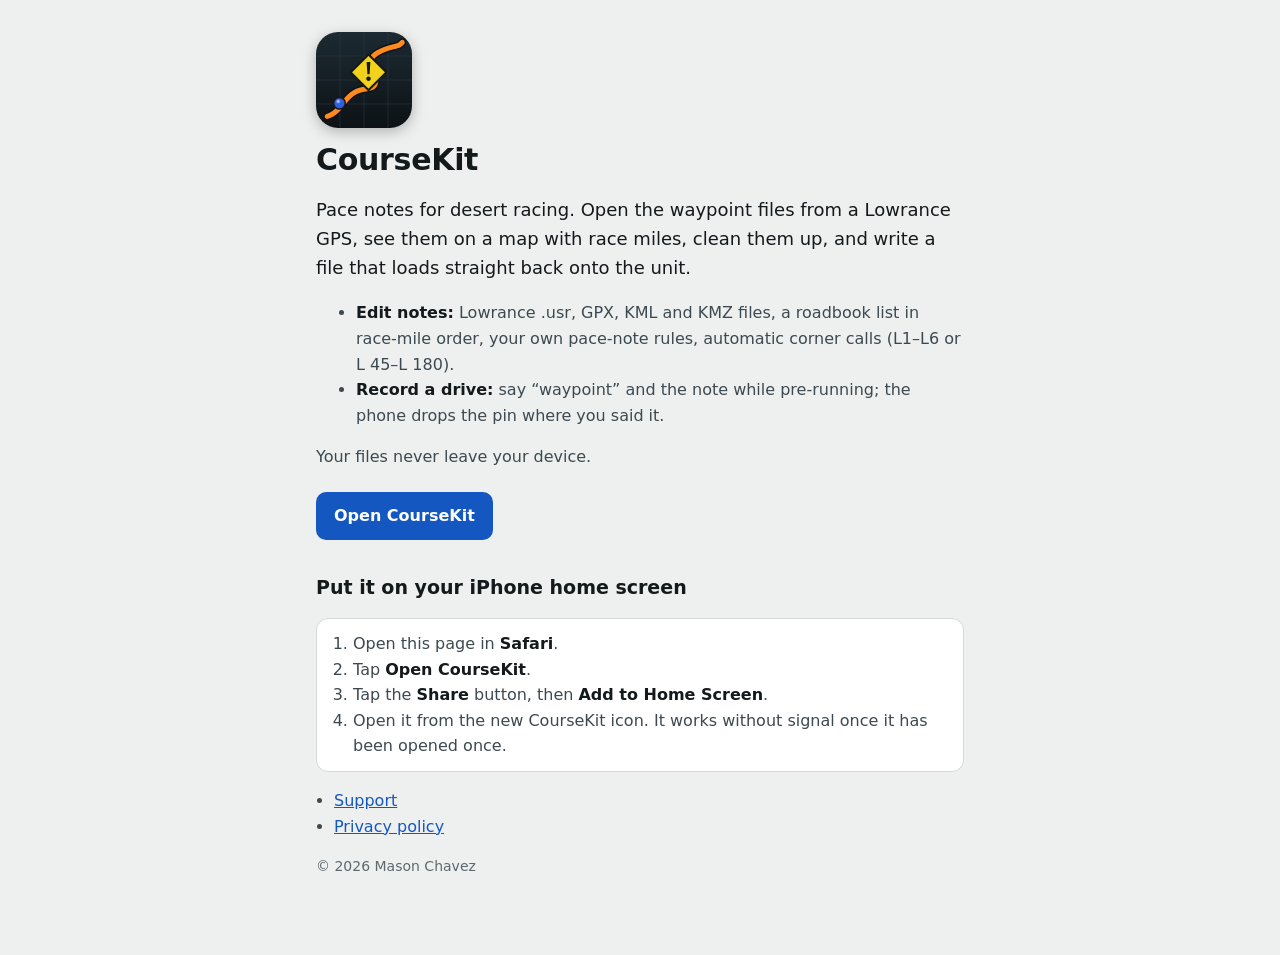
<file: index.html>
<!doctype html>
<html lang="en">
<head>
<meta charset="utf-8">
<meta name="viewport" content="width=device-width, initial-scale=1">
<title>CourseKit</title>
<meta name="description" content="Edit Lowrance pace notes for desert racing and record new ones by voice.">
<link rel="stylesheet" href="site.css">
<link rel="icon" href="icon-32.png">
<link rel="apple-touch-icon" href="icon-180.png">
<link rel="manifest" href="manifest.webmanifest">
</head>
<body>
<main>
<img class="appicon" src="icon-192.png" width="96" height="96" alt="CourseKit app icon">
<h1>CourseKit</h1>
<p class="lead">Pace notes for desert racing. Open the waypoint files from a Lowrance GPS, see them on a map with race miles, clean them up, and write a file that loads straight back onto the unit.</p>
<ul>
  <li><b>Edit notes:</b> Lowrance .usr, GPX, KML and KMZ files, a roadbook list in race-mile order, your own pace-note rules, automatic corner calls (L1–L6 or L 45–L 180).</li>
  <li><b>Record a drive:</b> say “waypoint” and the note while pre-running; the phone drops the pin where you said it.</li>
</ul>
<p>Your files never leave your device.</p>
<p><a class="cta" href="app.html">Open CourseKit</a></p>
<h2>Put it on your iPhone home screen</h2>
<ol class="steps">
  <li>Open this page in <b>Safari</b>.</li>
  <li>Tap <b>Open CourseKit</b>.</li>
  <li>Tap the <b>Share</b> button, then <b>Add to Home Screen</b>.</li>
  <li>Open it from the new CourseKit icon. It works without signal once it has been opened once.</li>
</ol>
<ul class="links">
  <li><a href="support.html">Support</a></li>
  <li><a href="privacy.html">Privacy policy</a></li>
</ul>
<p class="muted">© 2026 Mason Chavez</p>
</main>
</body>
</html>
</file>
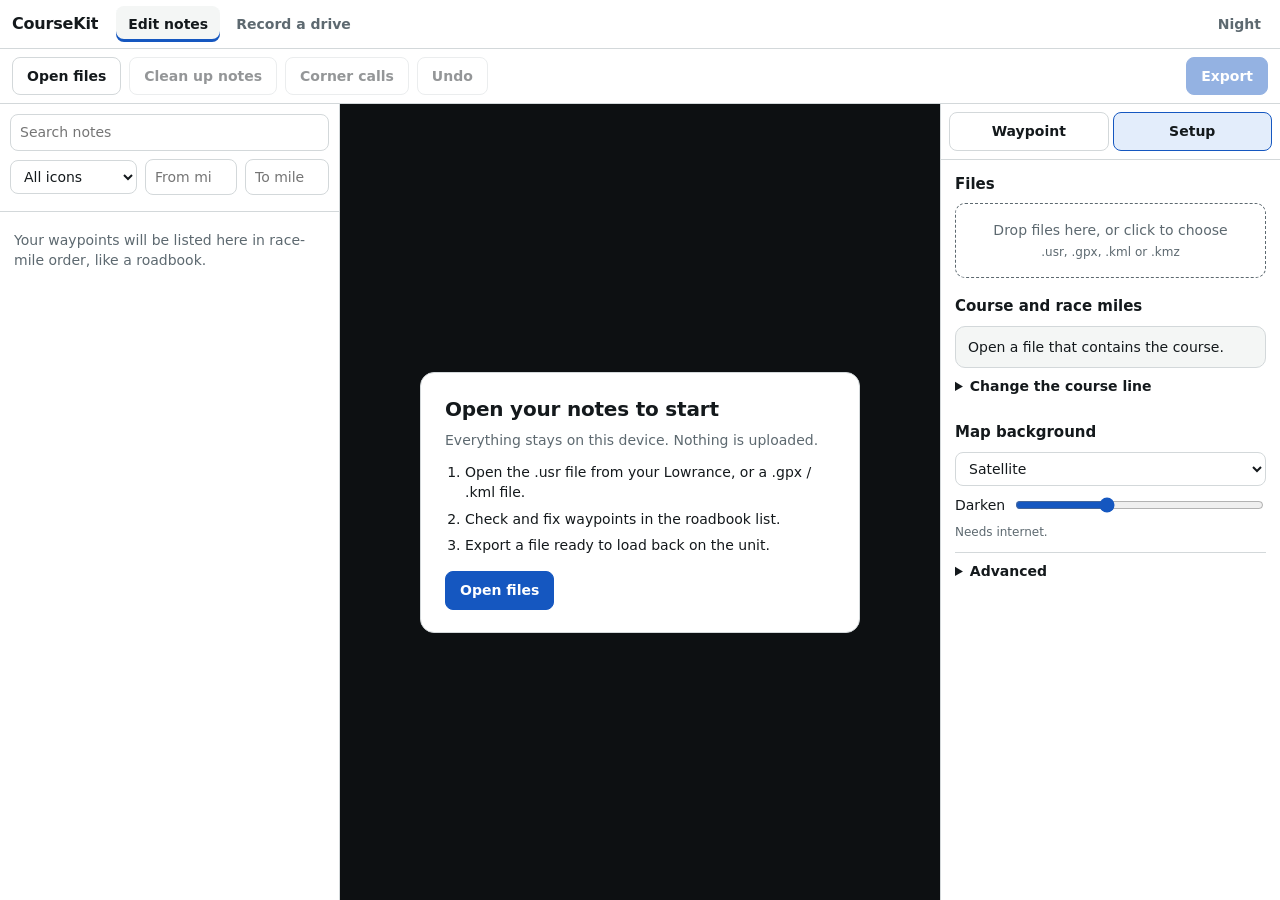
<file: app.html>
<!DOCTYPE html>
<html lang="en">
<head>
<meta charset="utf-8">
<meta name="viewport" content="width=device-width, initial-scale=1, viewport-fit=cover">
<meta name="apple-mobile-web-app-capable" content="yes">
<title>CourseKit: edit Lowrance pace notes and record them by voice</title>
<style>
:root{--bg:#eef0ef;--panel:#ffffff;--panel2:#f4f6f5;--field:#ffffff;--line:#d3d8da;--ink:#14191c;--mute:#5d6970;--blue:#1557c0;--blueInk:#ffffff;--orange:#d9500a;--ok:#1d7f45;--bad:#c62f26;--warn:#9a6a00;--selbg:#e3edfb;--notice:#fff1e2;--acc:var(--orange);--sel:var(--blue)}
@media (prefers-color-scheme:dark){:root:not([data-theme=light]){--bg:#0f1315;--panel:#181d20;--panel2:#20272b;--field:#0d1113;--line:#2d363b;--ink:#e9edef;--mute:#93a0a8;--blue:#5b9bff;--blueInk:#07121f;--orange:#ff8a1f;--ok:#46c57a;--bad:#ff6259;--warn:#f2c94c;--selbg:#152a43;--notice:#3a1d0a}}
:root[data-theme=dark]{--bg:#0f1315;--panel:#181d20;--panel2:#20272b;--field:#0d1113;--line:#2d363b;--ink:#e9edef;--mute:#93a0a8;--blue:#5b9bff;--blueInk:#07121f;--orange:#ff8a1f;--ok:#46c57a;--bad:#ff6259;--warn:#f2c94c;--selbg:#152a43;--notice:#3a1d0a}
*{box-sizing:border-box}
html,body{margin:0;height:100%;background:var(--bg);color:var(--ink);font:14px/1.45 system-ui,-apple-system,"Segoe UI",Roboto,sans-serif}
button,select,input,textarea{font:inherit;color:inherit}
button{background:var(--panel);border:1px solid var(--line);border-radius:8px;padding:8px 14px;min-height:38px;cursor:pointer;font-weight:550}
button:hover{border-color:var(--mute)}
button:disabled{opacity:.45;cursor:default}
button:focus-visible,input:focus-visible,select:focus-visible,textarea:focus-visible,a:focus-visible,summary:focus-visible{outline:2px solid var(--blue);outline-offset:1px}
button.pri{background:var(--blue);border-color:var(--blue);color:var(--blueInk);font-weight:650}
button.on{border-color:var(--blue);color:var(--blue)}
button.quiet{border-color:transparent;background:none;color:var(--mute)}
input,select,textarea{background:var(--field);border:1px solid var(--line);border-radius:8px;padding:7px 9px;min-width:0}
input[type=checkbox]{width:18px;height:18px;accent-color:var(--blue);flex:none}
input[type=range]{padding:0;accent-color:var(--blue)}
textarea{min-height:92px;resize:vertical;width:100%}
.grow{flex:1}.mute{color:var(--mute)}
.notice{background:var(--notice);border:1px solid var(--orange);border-radius:10px;padding:10px 12px}
.pill{display:inline-block;padding:1px 8px;border-radius:10px;font-size:12px;border:1px solid var(--line)}
.pill.ok{color:var(--ok);border-color:var(--ok)}.pill.bad{color:var(--bad);border-color:var(--bad)}.pill.warn{color:var(--warn);border-color:var(--warn)}
.sw{width:10px;height:10px;border-radius:50%;display:inline-block}
.row{display:flex;gap:8px;align-items:center;margin:8px 0;flex-wrap:wrap}
.row input[type=number]{width:84px}
h2{font-size:15px;font-weight:650;margin:18px 0 8px}
h2:first-child{margin-top:0}
details>summary{cursor:pointer;font-weight:600;padding:8px 0}
details.sec{border-top:1px solid var(--line);margin-top:10px}
small,.small{font-size:12px}

#tabs{display:flex;gap:4px;align-items:center;height:48px;padding:0 12px;background:var(--panel);border-bottom:1px solid var(--line);position:sticky;top:0;z-index:20;padding-top:env(safe-area-inset-top);box-sizing:content-box}
#tabs .brand{font-weight:750;font-size:16px;margin-right:14px;letter-spacing:-.2px}
#tabs a{color:var(--mute);text-decoration:none;padding:8px 12px;border-radius:8px;font-weight:600;white-space:nowrap}
#tabs #theme{white-space:nowrap;padding:8px 6px}
@media (max-width:480px){#tabs .brand{display:none}}
#tabs a.on{color:var(--ink);background:var(--panel2);box-shadow:inset 0 -3px var(--blue)}
.page{display:none}.page.on{display:block}

#pageEdit.on{display:flex;flex-direction:column;height:calc(100dvh - 49px - env(safe-area-inset-top))}
#bar{display:flex;gap:8px;align-items:center;padding:8px 12px;background:var(--panel);border-bottom:1px solid var(--line);flex-wrap:wrap}
#app{flex:1;min-height:0;display:grid;grid-template-columns:340px 1fr 340px;grid-template-rows:auto 1fr;grid-template-areas:"list map seg" "list map panel"}
#listcol{grid-area:list;display:flex;flex-direction:column;min-height:0;border-right:1px solid var(--line);background:var(--panel)}
#mapwrap{grid-area:map;position:relative;min-height:280px;background:#0d1012}
#map{position:absolute;inset:0;width:100%;height:100%;touch-action:none;cursor:grab;display:block}
#seg{grid-area:seg;display:flex;gap:4px;padding:8px;background:var(--panel);border-left:1px solid var(--line);border-bottom:1px solid var(--line)}
#seg button{flex:1;border-radius:8px}
#seg button.on{background:var(--selbg);border-color:var(--blue);color:var(--ink)}
#seg #segList{display:none}
#panel{grid-area:panel;overflow:auto;background:var(--panel);border-left:1px solid var(--line);padding:14px}
#pSetup{display:none}
#app[data-panel=setup] #pSetup{display:block}
#app[data-panel=setup] #pWp{display:none}
@media (max-width:1000px){
  #pageEdit.on{height:auto;display:block}
  /* narrow: the Roadbook / Waypoint / Setup switch stays at the top, above the map, and sticks while scrolling */
  #app{display:flex;flex-direction:column}
  #seg{order:0;position:sticky;top:calc(49px + env(safe-area-inset-top));z-index:6;border-left:0;box-shadow:0 2px 6px #0002}
  #mapwrap{order:1;height:46vh;flex:none}
  #listcol,#panel{order:2}
  #seg #segList{display:block}
  #listcol,#panel{border:0}
  #listcol{display:none}
  #app[data-panel=list] #listcol{display:flex}
  #app[data-panel=list] #panel{display:none}
  #list{max-height:none!important;overflow:visible!important}
  #bar .wide{display:none}
}
#lhead{padding:10px;border-bottom:1px solid var(--line)}
#lhead input[type=search]{width:100%}
#lhead .row{margin:8px 0 0}
#lhead select{flex:1}
#count{font-size:12px;color:var(--mute);margin-top:6px}
#list{flex:1;overflow:auto}
.rb{display:grid;grid-template-columns:62px 26px 1fr;gap:10px;align-items:center;width:100%;text-align:left;padding:9px 12px 9px 8px;border:0;border-bottom:1px solid var(--line);background:none;border-radius:0;min-height:52px;font-weight:400}
.rb:hover{background:var(--panel2)}
.rb .mi{font-size:18px;font-weight:700;font-variant-numeric:tabular-nums;text-align:right;letter-spacing:-.3px}
.rb .mi small{display:block;font-weight:500;color:var(--mute);letter-spacing:0}
.rb .gl{display:flex;justify-content:center}
.sym{display:inline-block;flex:none;vertical-align:middle}.sym svg{width:100%;height:100%;display:block}
.rb .tx{min-width:0}
.rb .tx b{display:block;font-weight:650;overflow:hidden;text-overflow:ellipsis;white-space:nowrap}
.rb .tx span{display:block;color:var(--mute);overflow:hidden;text-overflow:ellipsis;white-space:nowrap;font-size:13px}
.rb.sel{background:var(--selbg);box-shadow:inset 4px 0 var(--blue)}
.rb.dirty .mi{color:var(--orange)}
.listmsg{padding:18px 14px;color:var(--mute)}

.mapbtns{position:absolute;right:10px;top:10px;display:flex;flex-direction:column;gap:6px}
.mapbtns button{width:40px;height:40px;padding:0;font-size:17px}
#bAdd{position:absolute;left:10px;top:10px}
#addBar{display:none;position:absolute;left:50%;bottom:44px;transform:translateX(-50%);gap:8px;align-items:center;background:var(--panel);border:1px solid var(--line);border-radius:12px;padding:8px 10px;box-shadow:0 4px 18px #0006;max-width:94%}
#addBar span{font-size:13px}
.hud{position:absolute;left:10px;bottom:10px;background:#0b0d0fd9;color:#dfe5e9;padding:4px 9px;border-radius:6px;font-size:12px;pointer-events:none;font-variant-numeric:tabular-nums}
#attr{position:absolute;right:10px;bottom:10px;font-size:10px;color:#c9d1d6;background:#0009;padding:1px 6px;border-radius:4px;pointer-events:none}
#tileNote{display:none;position:absolute;left:50%;bottom:40px;transform:translateX(-50%);font-size:12px;max-width:70%;color:var(--ink)}
.empty{position:absolute;inset:0;display:flex;align-items:center;justify-content:center;padding:20px;background:#0d1012}
.empty .card{background:var(--panel);border:1px solid var(--line);border-radius:14px;padding:22px 24px;max-width:440px}
.empty h3{margin:0 0 6px;font-size:20px;letter-spacing:-.2px}
.empty ol{margin:12px 0 16px;padding-left:20px}
.empty li{margin:6px 0}

.drop{border:1.5px dashed var(--mute);border-radius:10px;padding:16px;text-align:center;color:var(--mute);cursor:pointer}
.drop.hot{border-color:var(--blue);color:var(--ink);background:var(--selbg)}
.file{display:grid;grid-template-columns:auto 1fr auto;gap:8px;align-items:center;padding:8px;border:1px solid var(--line);border-radius:8px;margin-top:8px;background:var(--panel2)}
.file .nm{overflow:hidden;text-overflow:ellipsis;white-space:nowrap;font-weight:600}
.file small{color:var(--mute);grid-column:2/4}
.file button{min-height:30px;padding:2px 9px}
#courseStatus{padding:10px 12px;border-radius:10px;background:var(--panel2);border:1px solid var(--line)}
#courseStatus.good{border-color:var(--ok)}

.ed .mile{font-size:30px;font-weight:750;font-variant-numeric:tabular-nums;letter-spacing:-.6px;line-height:1.1}
.ed .mile small{font-size:13px;font-weight:500;color:var(--mute);letter-spacing:0}
.ed label.f{display:block;font-weight:600;margin:14px 0 5px}
.ed input.w{width:100%}
.icons{display:grid;grid-template-columns:repeat(4,1fr);gap:6px}
.icons button{display:flex;flex-direction:column;align-items:center;gap:1px;padding:6px 2px;font-size:11px;font-weight:500;min-height:54px;line-height:1.2}
.icons button i{font-style:normal;display:flex}
.icons button.on{background:var(--selbg);border-color:var(--blue);border-width:2px;color:var(--ink)}
.showg{display:inline-flex;align-items:center;gap:0;margin-left:6px}.showg .mute{margin-right:6px}
.showg button{border-radius:0;margin-left:-1px;color:var(--mute)}.showg button:first-of-type{border-radius:8px 0 0 8px}.showg button:last-of-type{border-radius:0 8px 8px 0}
.showg button.on{background:var(--selbg);border-color:var(--blue);color:var(--ink);position:relative;z-index:1}
.showg button.on::before{content:"✓ "}
.showg .ddb{padding:8px 9px;color:var(--ink)}
.ddwrap{position:relative;width:0;height:0;align-self:flex-end}
.symmenu{position:absolute;right:0;top:6px;z-index:40;width:280px;max-height:70vh;overflow:auto;background:var(--panel);border:1px solid var(--line);border-radius:12px;padding:10px;box-shadow:0 8px 28px #0005}
.symmenu .smh{display:flex;align-items:center;justify-content:space-between;margin-bottom:6px}
.symmenu .smh button{min-height:30px;padding:3px 10px;margin-left:4px}
.smr{display:grid;grid-template-columns:20px 26px 1fr auto;gap:8px;align-items:center;padding:6px 2px;border-top:1px solid var(--line);cursor:pointer}
table.cc{border-collapse:collapse;margin:4px 0}table.cc td{padding:3px 12px 3px 0}
.swatches{display:flex;gap:6px;flex-wrap:wrap}.swatches button{padding:5px;min-height:0;display:flex}.swatches button.on{background:var(--selbg);border-color:var(--blue);border-width:2px}
.callout{display:flex;gap:6px;align-items:center}
.callout button{white-space:nowrap;padding:8px 10px}
.callout button.on{background:var(--selbg);border-color:var(--blue);border-width:2px;color:var(--ink)}
.callout input{width:84px}
.nav2{display:flex;gap:8px;margin-top:16px}
.nav2 button{flex:1}
.danger{color:var(--bad)}

dialog{background:var(--panel);color:var(--ink);border:1px solid var(--line);border-radius:14px;max-width:min(640px,96vw);width:100%;max-height:92vh;padding:0}
dialog::backdrop{background:#000a}
dialog .hd{display:flex;align-items:center;padding:14px 18px;border-bottom:1px solid var(--line);position:sticky;top:0;background:var(--panel)}
dialog .hd h3{margin:0;font-size:18px;flex:1}
dialog .bd{padding:14px 18px;overflow:auto;max-height:calc(92vh - 140px)}
dialog .ft{display:flex;gap:8px;justify-content:flex-end;padding:12px 18px;border-top:1px solid var(--line)}
.opt{display:flex;gap:12px;align-items:flex-start;padding:10px 0;border-bottom:1px solid var(--line);cursor:pointer}
.opt input[type=checkbox]{margin-top:2px}
.opt b{display:block;font-weight:650}
.opt small{display:block;color:var(--mute);font-size:13px}
.lead{margin:0 0 10px;color:var(--mute)}
.howto{background:var(--panel2);border-radius:10px;padding:10px 14px;margin-top:12px}
.howto ol{margin:6px 0 0;padding-left:20px}
pre{background:var(--field);border:1px solid var(--line);border-radius:8px;padding:8px;overflow:auto;font:11px/1.35 ui-monospace,Menlo,Consolas,monospace}
.chg{padding:5px 0;border-bottom:1px solid var(--line);font-size:13px}
.toast{position:fixed;left:50%;bottom:18px;transform:translateX(-50%);background:var(--ink);color:var(--bg);padding:10px 16px;border-radius:10px;z-index:50;max-width:90vw;font-weight:550}

#pageRec{max-width:680px;margin:0 auto;padding:0 12px calc(env(safe-area-inset-bottom) + 20px);font-size:16px}
#pageRec button{border-radius:12px;padding:12px 16px;min-height:46px}
#pageRec #go{width:100%;font-size:24px;font-weight:750;padding:22px;margin:12px 0 10px;border-radius:18px;background:var(--blue);color:var(--blueInk);border:0}
#pageRec #go.on{background:var(--panel);color:var(--bad);border:2px solid var(--bad)}
#pageRec #banner{display:none;font-weight:650;text-align:center;margin:10px 0;padding:14px;cursor:pointer}
#pageRec #recNote{margin:12px 0}
#pageRec #heard{background:var(--panel);border:1px solid var(--line);border-radius:12px;padding:12px 14px;min-height:56px;font-size:17px}
#pageRec #heard .wake{color:var(--orange);font-weight:750}
#rmapWrap{position:relative;height:42vh;min-height:260px;margin-top:10px;border:1px solid var(--line);border-radius:14px;overflow:hidden;background:#0d1012}
#rmap{position:absolute;inset:0;width:100%;height:100%;touch-action:none;display:block}
#rmapWrap .ctl{position:absolute;right:8px;top:8px;display:flex;flex-direction:column;gap:6px}
#rmapWrap .ctl button{width:44px;height:44px;min-height:0;padding:0}
#rmapWrap .big{position:absolute;left:8px;top:8px;display:flex;gap:6px}
#rmapWrap .big div{background:#0b0d0fd9;color:#fff;border-radius:10px;padding:5px 10px;font-size:12px;line-height:1.2}
#rmapWrap .big span{display:block;font-size:20px;font-weight:750;font-variant-numeric:tabular-nums;color:#fff!important}
#rmapWrap.tall{height:78vh}
#rmapWrap .ctl button.on{background:var(--acc,#1557c0);color:#fff;border-color:transparent}
#rBases{position:absolute;left:8px;bottom:20px;display:flex;background:#0b0d0fd9;border-radius:10px;padding:3px;gap:2px}
#rBases button{min-height:0;height:32px;padding:0 10px;font-size:12px;background:transparent;color:#d6dde1;border:0;border-radius:8px}
#rBases button.on{background:#fff;color:#14191c;font-weight:650}
.trails{margin-top:12px}
.layer{display:flex;align-items:center;gap:10px;padding:8px 0;border-bottom:1px solid var(--line)}
.layer .sw{width:14px;height:14px;border-radius:4px;flex:none}
.layer label{flex:1;display:flex;align-items:center;gap:10px;min-width:0}
.layer label span{display:flex;flex-direction:column;min-width:0;overflow-wrap:anywhere}
.layer small{color:var(--mute,#8b969e)}
#courseSel{flex:1;min-width:0}
#plotIcons{display:grid;grid-template-columns:repeat(auto-fill,minmax(48px,1fr));gap:6px;margin:6px 0 4px}
#plotIcons button{height:48px;min-height:0;padding:0;display:flex;align-items:center;justify-content:center}
#plotIcons button.on{outline:3px solid var(--acc,#1557c0);outline-offset:-3px}
#rAttr{position:absolute;left:6px;bottom:4px;font-size:9px;color:#c9d1d6;background:#0009;padding:1px 4px;border-radius:4px;pointer-events:none}
#pageRec .stat{display:grid;grid-template-columns:repeat(4,1fr);gap:6px;margin-top:10px}
@media (max-width:520px){#pageRec .stat{grid-template-columns:repeat(2,1fr)}}
#pageRec .stat div{background:var(--panel);border:1px solid var(--line);border-radius:10px;padding:7px 10px;font-size:13px}
#pageRec .stat b{display:block;font-size:12px;color:var(--mute);font-weight:500}
#pageRec .ok{color:var(--ok)}#pageRec .bad{color:var(--bad)}#pageRec .warn{color:var(--warn)}
#pageRec .wp{display:grid;grid-template-columns:36px 1fr auto;gap:10px;align-items:center;padding:10px 2px;border-bottom:1px solid var(--line)}
#pageRec .wp .ic{display:flex;justify-content:center}
#pageRec .wp small{display:block;color:var(--mute);font-size:13px}
#pageRec .wp button{min-height:36px;padding:4px 12px}
#pageRec .stack{display:flex;flex-direction:column;gap:8px}
#pageRec input[type=text]{flex:1}
#pageRec #log{white-space:pre-wrap;max-height:40vh;overflow:auto;background:var(--panel);border:1px solid var(--line);border-radius:10px;padding:10px;font:12px/1.45 ui-monospace,Menlo,monospace}
#pageRec details{border-top:1px solid var(--line);margin-top:14px}
</style>
<link rel="manifest" href="manifest.webmanifest">
<link rel="apple-touch-icon" href="icon-180.png">
<link rel="icon" href="icon-32.png">
<meta name="apple-mobile-web-app-title" content="CourseKit">
<meta name="apple-mobile-web-app-status-bar-style" content="black">
<meta name="mobile-web-app-capable" content="yes">
</head>
<body>
<nav id="tabs"><span class="brand">CourseKit</span><a href="#edit" id="tabEdit">Edit notes</a><a href="#record" id="tabRec">Record a drive</a><span class="grow"></span><button id="theme" class="quiet" title="Switch between day and night colours">Night</button></nav>
<div id="pageEdit" class="page">
<div id="bar">
  <button id="bOpen">Open files</button>
  <input id="fileIn" type="file" multiple accept=".usr,.gpx,.kml,.kmz" hidden>
  <button id="bRules" title="Apply your pace-note rules to a range of race miles">Clean up notes</button>
  <button id="bCorners" title="Add L1–L6 / R1–R6 or L 45–L 180 calls at every corner">Corner calls</button>
  <button id="bUndo" disabled>Undo</button>
  <span id="showGroup" class="showg" style="display:none" role="group" aria-label="Show on map"><span class="mute">Show</span>
    <button id="tTrails" title="Trails and course line (T)" aria-pressed="true">Trails</button><button id="tWpts" title="Your loaded waypoints (W)" aria-pressed="true">Waypoints</button><button id="tWptsMenu" class="ddb" title="Choose which symbols to show" aria-label="Choose which symbols to show" aria-haspopup="true" aria-expanded="false">▾</button><span class="ddwrap"><div id="symMenu" class="symmenu" hidden></div></span><button id="tCorners" title="Automatic corner calls (C)" aria-pressed="true">Corners</button></span>
  <span class="grow"></span>
  <span id="barInfo" class="mute wide"></span>
  <button id="bExport" class="pri">Export</button>
</div>
<div id="app" data-panel="setup">
  <section id="listcol">
    <div id="lhead">
      <input id="q" type="search" placeholder="Search notes" aria-label="Search notes">
      <div class="row"><select id="iconFilter" aria-label="Filter by icon"></select>
        <input id="rmFrom" type="number" step="1" placeholder="From mile" aria-label="From race mile" style="width:92px"><input id="rmTo" type="number" step="1" placeholder="To mile" aria-label="To race mile" style="width:84px"></div>
      <div class="row" id="srcRow" style="display:none"><select id="srcFilter" aria-label="Filter by file"></select></div>
      <div id="count"></div>
    </div>
    <div id="list"></div>
  </section>
  <div id="mapwrap">
    <canvas id="map"></canvas>
    <button id="bAdd" title="Or press + to drop one at the mouse pointer">Add waypoint <span class="mute wide" style="font-weight:500">or press +</span></button>
    <div class="mapbtns"><button id="zIn" title="Zoom in" aria-label="Zoom in">+</button><button id="zOut" title="Zoom out" aria-label="Zoom out">−</button><button id="zFit" title="Show the whole course" aria-label="Show the whole course">⤢</button><button id="zMe" title="Show where I am" aria-label="Show where I am">◎</button><button id="bLabels" title="Show or hide names on the map" aria-label="Show or hide names">Aa</button></div>
    <div id="tileNote" class="notice">No map background here. It needs internet, and claude.ai blocks it, so use your hosted copy to see it.</div>
    <div id="addBar"><span>Move the map until the crosshair is on the spot.</span><button id="zDrop" class="pri">Drop here</button><button id="addDone">Done</button></div>
    <div id="hud" class="hud"></div><div id="attr"></div>
    <div id="empty" class="empty"><div class="card">
      <h3>Open your notes to start</h3>
      <div class="mute">Everything stays on this device. Nothing is uploaded.</div>
      <ol><li>Open the .usr file from your Lowrance, or a .gpx / .kml file.</li><li>Check and fix waypoints in the roadbook list.</li><li>Export a file ready to load back on the unit.</li></ol>
      <button id="bOpen2" class="pri">Open files</button>
    </div></div>
  </div>
  <div id="seg"><button id="segList" data-p="list">Roadbook</button><button data-p="wp">Waypoint</button><button data-p="setup">Setup</button></div>
  <section id="panel">
    <div id="pWp"><div id="editBody"></div></div>
    <div id="pSetup">
      <h2>Files</h2>
      <div id="drop" class="drop">Drop files here, or click to choose<br><small>.usr, .gpx, .kml or .kmz</small></div>
      <div id="files"></div>
      <h2>Course and race miles</h2>
      <div id="courseStatus">Open a file that contains the course.</div>
      <details><summary>Change the course line</summary>
        <div class="row"><select id="courseSel" style="width:100%"></select></div>
        <div class="row"><label for="courseStart">Course starts at mile</label><input id="courseStart" type="number" step="0.1" value="0"><span id="courseLen" class="mute"></span></div>
        <div class="row"><button id="calib">Match to SCORE mile markers</button></div>
        <div id="calibInfo" class="mute small"></div>
      </details>
      <h2>Map background</h2>
      <div class="row"><select id="basemap" style="flex:1" aria-label="Map background"></select></div>
      <div class="row"><label for="dim">Darken</label><input id="dim" type="range" min="0" max=".7" step=".05" style="flex:1"></div>
      <div class="mute small">Needs internet.</div>
      <details class="sec"><summary>Advanced</summary>
        <div class="row"><button id="bInspect">Check a Lowrance file</button></div>
        <div class="mute small">Shows how CourseKit read each .usr file and whether it can write it back unchanged.</div>
        <h2>Lowrance icon numbers</h2>
        <div id="iconmap" class="mute"></div>
      </details>
    </div>
  </section>
</div>
<input type="checkbox" id="keepAdd" checked hidden>
<dialog id="dlg"><div class="hd"><h3 id="dlgT"></h3><button id="dlgX" class="quiet">Close</button></div><div class="bd" id="dlgB"></div><div class="ft" id="dlgF"></div></dialog>
</div>
<div id="pageRec" class="page">
<dialog id="plotDlg"><div class="hd"><h3 id="plotT">Plot a waypoint</h3><button id="plotX" class="quiet">Cancel</button></div>
  <div class="bd">
    <p id="plotWhere" class="mute small" style="margin-top:0"></p>
    <div id="plotIcons" role="group" aria-label="Symbol"></div>
    <div class="row"><label for="plotNote" class="small">Note</label></div>
    <input id="plotNote" type="text" placeholder="e.g. cattle guard, check up" style="width:100%">
    <div class="row"><label for="plotCall">Callout</label><input id="plotCall" type="text" inputmode="numeric" style="max-width:90px;flex:none"><span class="mute">ft</span></div>
  </div>
  <div class="ft"><button id="plotDel" class="danger" style="margin-right:auto">Delete</button><button id="plotHere">Use my position</button><button id="plotSave" class="pri">Save</button></div>
</dialog>
<div id="recNote" class="notice" style="display:none"></div>
<div id="banner" class="notice">Listening stopped. Tap here to start it again.</div>
<button id="go">Start the day</button>
<div id="heard" class="mute">Say “waypoint”, then the note. For example: “waypoint, five hundred, cattle guard, check up”. Say “scratch that” to remove the last one.</div>
<div id="rmapWrap">
  <canvas id="rmap"></canvas>
  <div class="big"><div>Waypoints<span id="sCount">0</span></div><div>Race mile<span id="sRm">–</span></div></div>
  <div class="ctl"><button id="rIn" aria-label="Zoom in">+</button><button id="rOut" aria-label="Zoom out">−</button><button id="rMe" title="Back to my position" aria-label="Back to my position">◎</button><button id="rFit" title="Show all imported trails" aria-label="Show all imported trails">⬚</button><button id="rPlot" title="Plot waypoints by tapping the map" aria-label="Plot waypoints by tapping the map" aria-pressed="false">📍</button><button id="rBig" title="Bigger map" aria-label="Bigger map">⤢</button></div>
  <div id="rBases" role="group" aria-label="Map background"><button data-b="sat">Satellite</button><button data-b="hybrid">Sat + roads</button><button data-b="streets">Street</button><button data-b="topo">Topo</button></div>
  <div id="rAttr"></div>
</div>
<div class="trails">
  <div class="row"><h2 style="margin:0;flex:1">Trails and notes on the map</h2><button id="trailBtn">Import</button></div>
  <input id="trailIn" type="file" multiple accept=".usr,.gpx,.kml,.kmz" hidden>
  <div id="layers"></div>
</div>
<div class="stat">
  <div><b>GPS</b><span id="sGps" class="mute">off</span></div>
  <div><b>Listening</b><span id="sSpeech" class="mute">off</span></div>
  <div><b>Recording</b><span id="sRec" class="mute">off</span></div>
  <div><b>Screen stays on</b><span id="sWake" class="mute">off</span></div>
</div>
<h2>Today's waypoints</h2>
<div id="wps" class="mute">None yet.</div>
<h2>At the end of the day</h2>
<div class="stack">
  <button id="toEdit" class="pri">Review today's notes in Edit</button>
  <button id="xNotes">Save notes and transcript</button>
  <button id="xAudio">Save audio</button><span id="audioInfo" class="mute small"></span>
  <div id="audioList"></div>
</div>
<details><summary>Settings</summary>
  <div class="row"><label for="startMile">Course starts at mile (used when the course has no RM marks)</label><input id="startMile" type="text" inputmode="decimal" value="0" style="max-width:90px;flex:none"></div>
  <div class="row"><label for="defCallout">Callout when none is said</label><input id="defCallout" type="text" inputmode="numeric" value="500" style="max-width:90px;flex:none"><span class="mute">ft</span></div>
  <label class="row"><input id="optRec" type="checkbox" checked> Record audio all day</label>
  <label class="row"><input id="optBeep" type="checkbox" checked> Beep when a waypoint is saved</label>
  <label class="row"><input id="optSay" type="checkbox"> Read each waypoint back to me</label>
  <div class="row"><input id="sim" type="text" placeholder="Type a note to test, e.g. waypoint cattle guard" aria-label="Test note"><button id="simGo">Test</button></div>
  <div class="row"><button id="newDay" class="danger">Clear today and start a new day</button></div>
</details>
<details><summary>Everything it heard today</summary><div id="log"></div></details>
</div>
<script>
// CourseKit core — pure functions, no DOM except where noted (GPX/KML parse use DOMParser passed in).
// Lowrance USR 4/5/6 reader/writer built from public layout notes (navtools, GPSBabel docs),
// with a layout search because those sources disagree on several field sizes.

const CK = (() => {
  const R_LOW = 6356752.3142; // Lowrance Mercator radius (per GPSBabel/navtools)
  const DEG = Math.PI / 180;
  const JD_UNIX = 2440588; // Julian Day Number of 1970-01-01

  // ---------- coordinates & time ----------
  function mercToLL(x, y) {
    return { lat: (2 * Math.atan(Math.exp(y / R_LOW)) - Math.PI / 2) / DEG, lon: x / R_LOW / DEG };
  }
  function llToMerc(lat, lon) {
    return { x: Math.round(lon * DEG * R_LOW), y: Math.round(R_LOW * Math.log(Math.tan(Math.PI / 4 + lat * DEG / 2))) };
  }
  function jdToMs(jd, ms) { return (jd - JD_UNIX) * 86400000 + ms; }
  function msToJd(t) { const d = Math.floor(t / 86400000); return { jd: d + JD_UNIX, ms: t - d * 86400000 }; }

  // ---------- binary reader / writer ----------
  class Rd {
    constructor(u8) { this.b = u8; this.dv = new DataView(u8.buffer, u8.byteOffset, u8.byteLength); this.p = 0; }
    need(n) { if (n < 0 || this.p + n > this.b.length) throw new Error(`read past end at byte ${this.p} (+${n})`); }
    u8() { this.need(1); return this.dv.getUint8(this.p++); }
    u16() { this.need(2); const v = this.dv.getUint16(this.p, true); this.p += 2; return v; }
    i16() { this.need(2); const v = this.dv.getInt16(this.p, true); this.p += 2; return v; }
    u32() { this.need(4); const v = this.dv.getUint32(this.p, true); this.p += 4; return v; }
    i32() { this.need(4); const v = this.dv.getInt32(this.p, true); this.p += 4; return v; }
    u64() { this.need(8); const v = this.dv.getBigUint64(this.p, true); this.p += 8; return v; }
    f32() { this.need(4); const v = this.dv.getFloat32(this.p, true); this.p += 4; return v; }
    bytes(n) { this.need(n); const v = this.b.slice(this.p, this.p + n); this.p += n; return v; }
    left() { return this.b.length - this.p; }
  }
  class Wr {
    constructor() { this.parts = []; this.len = 0; }
    raw(u8) { this.parts.push(u8); this.len += u8.length; }
    num(size, setter, v) { const b = new Uint8Array(size); setter(new DataView(b.buffer), v); this.raw(b); }
    u8(v) { this.num(1, (d, x) => d.setUint8(0, x), v); }
    u16(v) { this.num(2, (d, x) => d.setUint16(0, x, true), v); }
    i16(v) { this.num(2, (d, x) => d.setInt16(0, x, true), v); }
    u32(v) { this.num(4, (d, x) => d.setUint32(0, x, true), v); }
    i32(v) { this.num(4, (d, x) => d.setInt32(0, x, true), v); }
    u64(v) { this.num(8, (d, x) => d.setBigUint64(0, BigInt(x), true), v); }
    f32(v) { this.num(4, (d, x) => d.setFloat32(0, x, true), v); }
    done() { const o = new Uint8Array(this.len); let p = 0; for (const x of this.parts) { o.set(x, p); p += x.length; } return o; }
  }

  const td16 = new TextDecoder('utf-16le');
  const tdLatin = new TextDecoder('latin1');
  function enc16(s) { const o = new Uint8Array(s.length * 2); const d = new DataView(o.buffer); for (let i = 0; i < s.length; i++) d.setUint16(i * 2, s.charCodeAt(i), true); return o; }

  // unit = 1: length field counts bytes; unit = 2: length field counts UTF-16 characters
  function rdStr(rd, unit, allowNewlines, nul) {
    const n = rd.i32();
    if (n === -1) { if (nul) nul.v = true; return ''; }
    if (n < 0 || n > 200000) throw new Error(`bad string length ${n} at ${rd.p - 4}`);
    const nb = unit === 0 ? n : n * unit;
    if (unit !== 0 && nb % 2) throw new Error(`odd byte length ${nb} at ${rd.p - 4}`);
    const s = unit === 0 ? tdLatin.decode(rd.bytes(nb)) : td16.decode(rd.bytes(nb));
    for (let i = 0; i < s.length; i++) {
      const c = s.charCodeAt(i);
      if (c < 32 && !(allowNewlines && (c === 9 || c === 10 || c === 13))) throw new Error(`control char in string at ${rd.p}`);
      if (c >= 0xFFF0) throw new Error(`invalid char in string at ${rd.p}`);
    }
    return s;
  }
  function wrStr(w, s, unit, isNull) { if (isNull && !s) { w.i32(-1); return; } const b = enc16(s); w.i32(unit === 1 ? b.length : s.length); w.raw(b); }

  // ---------- USR ----------
  // opt: { hu: header string unit, wu: waypoint string unit, sv: stream-version bytes (2|4), fl: flags bytes (1|4) }
  function parseHeader(rd, hu) {
    const h = {};
    h.format = rd.u32();
    if (h.format < 4 || h.format > 6) throw new Error(`USR format ${h.format} not supported (4–6 only)`);
    h.dataStreamVersion = rd.u32();
    h.title = rdStr(rd, hu);
    h.dateStr = rdStr(rd, hu);
    h.date = rd.u32(); h.time = rd.u32();
    h.unknown = rd.u8();
    h.serial = rd.u32();
    h.desc = rdStr(rd, hu, true, {});
    return h;
  }

  function parseWpt(rd, fmt, o) {
    const start = rd.p, w = {};
    if (fmt >= 5) w.uuid = rd.bytes(16);
    w.unit = rd.u32();
    w.seq = rd.u64();
    w.sv = o.sv === 2 ? rd.u16() : rd.u32();
    const nn = {}; w.name = rdStr(rd, o.wu, false, nn); w.nameNull = !!nn.v;
    if (fmt >= 5) w.unit2 = rd.u32();
    w.x = rd.i32(); w.y = rd.i32();
    w.flags = o.fl === 1 ? rd.u8() : rd.u32();
    w.icon = rd.i16(); w.color = rd.i16();
    const dn = {}; w.desc = rdStr(rd, o.wu, true, dn); w.descNull = !!dn.v;
    w.alarm = rd.f32();
    w.date = rd.u32(); w.time = rd.u32();
    w.unk = rd.u8();
    w.depth = rd.f32();
    w.loran = rd.bytes(12);
    const ll = mercToLL(w.x, w.y);
    if (!(Math.abs(ll.lat) <= 85.1 && Math.abs(ll.lon) <= 180)) throw new Error(`implausible position at ${start}`);
    if (!Number.isFinite(w.alarm) || w.alarm < 0 || w.alarm > 1e7) throw new Error(`implausible alarm radius at ${start}`);
    w.lat = ll.lat; w.lon = ll.lon;
    w.raw = rd.b.slice(start, rd.p);
    w.offset = start;
    return w;
  }

  function parseRoutes(rd, fmt, o) {
    const n = rd.i32();
    if (n < 0 || n > 20000) throw new Error(`bad route count ${n}`);
    const routes = [];
    for (let i = 0; i < n; i++) {
      const r = { offset: rd.p };
      if (fmt >= 5) r.uuid = rd.bytes(16);
      r.unit = rd.u32(); r.seq = rd.u64();
      r.sv = o.sv === 2 ? rd.u16() : rd.u32();
      r.name = rdStr(rd, o.wu, false, {});
      if (fmt >= 5) r.unit2 = rd.u32();
      const legs = rd.i32();
      if (legs < 0 || legs > 20000) throw new Error(`bad leg count ${legs}`);
      r.legs = [];
      for (let j = 0; j < legs; j++) r.legs.push(rd.bytes(fmt >= 5 ? 16 : 12));
      rd.bytes(fmt >= 5 ? 10 : 1);
      routes.push(r);
    }
    return routes;
  }

  // Trails: best effort only (layout least documented). Tries several variants; returns null on failure.
  function tryTrails(u8, pos, fmt, o) {
    // Variant seen in real Elite FS 9 exports (format 6, data stream 10)
    try {
      const rd = new Rd(u8); rd.p = pos;
      const nt = rd.i32(); if (nt < 0 || nt > 5000) throw new Error('trail count');
      const trails = [];
      for (let i = 0; i < nt; i++) {
        const t = { offset: rd.p };
        t.unit = rd.u32(); t.seq = rd.u64();
        t.sv = o.sv === 2 ? rd.u16() : rd.u32();
        t.name = rdStr(rd, o.wu, false, {});
        t.flag = rd.u32(); t.color = rd.u32();
        t.desc = rdStr(rd, o.wu, true, {});
        t.date = rd.u32(); t.time = rd.u32();
        rd.bytes(3);
        const np = rd.u32(); if (np > 5e6) throw new Error('trail points');
        const pts = new Array(np);
        for (let j = 0; j < np; j++) {
          rd.need(27);
          const tm = rd.dv.getUint32(rd.p + 3, true), lon = rd.dv.getFloat64(rd.p + 7, true) / DEG, lat = rd.dv.getFloat64(rd.p + 15, true) / DEG, na = rd.dv.getUint32(rd.p + 23, true);
          if (na > 64 || !(Math.abs(lat) <= 90 && Math.abs(lon) <= 180)) throw new Error('trail point');
          rd.p += 27; rd.bytes(na * 5);
          pts[j] = { lat, lon, t: tm * 1000 };
        }
        t.points = pts; trails.push(t);
      }
      if (rd.left() > 8) throw new Error(`${rd.left()} bytes left after trails`);
      return { trails, variant: { ev: false, uuid: false, navico: true }, coordGuess: 'f64 radians lon,lat', tail: rd.left() };
    } catch (e) { /* fall back to documented variants */ }
    const variants = [];
    for (const ev of [true, false]) for (const uuid of [false, true]) variants.push({ ev, uuid });
    for (const v of variants) {
      try {
        const rd = new Rd(u8); rd.p = pos;
        if (v.ev) { const ne = rd.i32(); if (ne !== 0) throw new Error('event markers'); }
        const nt = rd.i32();
        if (nt < 0 || nt > 5000) throw new Error('trail count');
        const trails = [];
        for (let i = 0; i < nt; i++) {
          const t = {};
          if (v.uuid) rd.bytes(16);
          t.unit = rd.u32(); t.seq = rd.u64();
          t.sv = o.sv === 2 ? rd.u16() : rd.u32();
          t.name = rdStr(rd, o.wu, false, {});
          t.flag = rd.u32(); t.color = rd.u32();
          t.desc = rdStr(rd, o.wu, true, {});
          t.date = rd.u32(); t.time = rd.u32();
          rd.bytes(3); rd.u32(); rd.bytes(3);
          const np = rd.u32();
          if (np > 5e6) throw new Error('trail points');
          const pts = [];
          for (let j = 0; j < np; j++) {
            rd.u16(); rd.u8(); const tm = rd.u32();
            const a = rd.f32(), b = rd.f32();
            const na = rd.u32(); if (na > 64) throw new Error('attrs');
            rd.bytes(na * 5);
            pts.push([a, b, tm]);
          }
          t.pts = pts; trails.push(t);
        }
        if (rd.left() !== 0) throw new Error(`${rd.left()} bytes left after trails`);
        // decide units/order of the float pair
        let all = []; for (const t of trails) for (const p of t.pts) all.push(p);
        const sample = all.slice(0, 2000);
        const fits = (f) => sample.every(p => { const ll = f(p); return Math.abs(ll.lat) <= 90 && Math.abs(ll.lon) <= 180; });
        const cands = [
          { name: 'radians lat,lon', f: p => ({ lat: p[0] / DEG, lon: p[1] / DEG }) },
          { name: 'degrees lat,lon', f: p => ({ lat: p[0], lon: p[1] }) },
          { name: 'radians lon,lat', f: p => ({ lat: p[1] / DEG, lon: p[0] / DEG }) },
          { name: 'degrees lon,lat', f: p => ({ lat: p[1], lon: p[0] }) },
        ];
        // prefer radians if all values tiny (|v| <= pi), else degrees
        const tiny = sample.length && sample.every(p => Math.abs(p[0]) <= Math.PI && Math.abs(p[1]) <= Math.PI);
        const pick = cands.filter(c => tiny ? c.name.startsWith('radians') : c.name.startsWith('degrees')).find(c => fits(c.f)) || null;
        for (const t of trails) t.points = pick ? t.pts.map(p => ({ ...pick.f(p), t: p[2] })) : [];
        return { trails, variant: v, coordGuess: pick ? pick.name : 'unknown' };
      } catch (e) { /* try next */ }
    }
    return null;
  }

  function parseWith(u8, o) {
    const rd = new Rd(u8);
    const h = parseHeader(rd, o.hu);
    const countPos = rd.p;
    const n = rd.i32();
    if (n < 0 || n > 100000) throw new Error(`bad waypoint count ${n}`);
    const wpts = [];
    for (let i = 0; i < n; i++) wpts.push(parseWpt(rd, h.format, o));
    const wptEnd = rd.p;
    let routes = null, routeErr = null, afterRoutes = null;
    try { routes = parseRoutes(rd, h.format, o); afterRoutes = rd.p; } catch (e) { routeErr = e.message; }
    let tr = null;
    if (afterRoutes != null) tr = tryTrails(u8, afterRoutes, h.format, o);
    return { h, countPos, wpts, wptEnd, routes, routeErr, afterRoutes, trails: tr ? tr.trails : null, trailInfo: tr, opt: o };
  }

  function parseUSR(u8) {
    const results = [], errors = [];
    for (const hu of [0, 1, 2]) for (const wu of [1, 2]) for (const sv of [2, 4]) for (const fl of [4, 1]) {
      const o = { hu, wu, sv, fl };
      try {
        const r = parseWith(u8, o);
        r.score = 10 + (r.routes ? 3 : 0) + (r.trails ? 5 : 0) + (r.wpts.length ? 1 : 0);
        results.push(r);
      } catch (e) { errors.push({ o, err: e.message }); }
    }
    if (!results.length) {
      const e = new Error('No known USR layout fits this file. Open the Inspector and send me the report.');
      e.attempts = errors; throw e;
    }
    results.sort((a, b) => b.score - a.score);
    const best = results[0];
    best.alternatives = results.slice(1).filter(r => r.score === best.score).map(r => r.opt);
    best.attempts = errors;
    best.bytes = u8;
    return best;
  }

  function wptBytes(w, fmt, o) {
    const out = new Wr();
    if (fmt >= 5) out.raw(w.uuid);
    out.u32(w.unit); out.u64(w.seq);
    if (o.sv === 2) out.u16(w.sv); else out.u32(w.sv);
    wrStr(out, w.name, o.wu, w.nameNull);
    if (fmt >= 5) out.u32(w.unit2 ?? w.unit);
    out.i32(w.x); out.i32(w.y);
    if (o.fl === 1) out.u8(w.flags); else out.u32(w.flags);
    out.i16(w.icon); out.i16(w.color);
    wrStr(out, w.desc, o.wu, w.descNull);
    out.f32(w.alarm);
    out.u32(w.date); out.u32(w.time);
    out.u8(w.unk);
    out.f32(w.depth);
    out.raw(w.loran || new Uint8Array(12));
    return out.done();
  }

  // base: parse result; records: list of {w (usr record), dirty}
  // Header and everything after the waypoint block (routes, events, trails) are copied byte-for-byte.
  function writeUSR(base, records) {
    const fmt = base.h.format, o = base.opt;
    const out = new Wr();
    out.raw(base.bytes.slice(0, base.countPos));
    out.i32(records.length);
    for (const r of records) out.raw(r.dirty || !r.w.raw ? wptBytes(r.w, fmt, o) : r.w.raw);
    out.raw(base.bytes.slice(base.wptEnd));
    return out.done();
  }

  function newUsrRecord(base, { lat, lon, name, desc, icon, alarm, timeMs }, rnd) {
    const ws = base.wpts;
    const mode = (k, d) => { const c = {}; let best = d, bc = 0; for (const w of ws) { const v = String(w[k]); c[v] = (c[v] || 0) + 1; if (c[v] > bc) { bc = c[v]; best = w[k]; } } return best; };
    const maxSeq = ws.reduce((m, w) => w.seq > m ? w.seq : m, 0n);
    const m = llToMerc(lat, lon);
    const t = msToJd(timeMs ?? Date.now());
    const uuid = new Uint8Array(16); rnd(uuid);
    return {
      uuid, unit: base.h.serial, unit2: base.h.serial, seq: maxSeq + 1n, sv: mode('sv', 2),
      name, x: m.x, y: m.y, flags: mode('flags', 0), icon: icon ?? mode('icon', 0), color: mode('color', 0),
      desc: desc || '', alarm: alarm || 0, date: t.jd, time: t.ms, unk: 0, depth: 0, loran: new Uint8Array(12),
    };
  }

  function hex(u8, start, len) {
    const lines = [];
    for (let i = start; i < Math.min(u8.length, start + len); i += 16) {
      const row = u8.slice(i, i + 16);
      const h = [...row].map(b => b.toString(16).padStart(2, '0')).join(' ');
      const a = [...row].map(b => b >= 32 && b < 127 ? String.fromCharCode(b) : '.').join('');
      lines.push(i.toString(16).padStart(6, '0') + '  ' + h.padEnd(48) + ' ' + a);
    }
    return lines.join('\n');
  }

  // ---------- GPX / KML ----------
  function txt(el, tag) { const n = el.getElementsByTagName(tag)[0]; return n ? n.textContent.trim() : ''; }
  function parseGPX(text, DP) {
    const doc = new DP().parseFromString(text, 'application/xml');
    if (doc.getElementsByTagName('parsererror').length) throw new Error('Not valid GPX/XML');
    const wpts = [...doc.getElementsByTagName('wpt')].map(e => ({
      lat: +e.getAttribute('lat'), lon: +e.getAttribute('lon'), name: txt(e, 'name'),
      note: txt(e, 'desc') || txt(e, 'cmt'), sym: txt(e, 'sym'), time: Date.parse(txt(e, 'time')) || null,
      ext: Object.fromEntries([...(e.getElementsByTagName('extensions')[0]?.getElementsByTagName('*') || [])].filter(c => !c.children.length).map(c => [c.localName, c.textContent.trim()])),
    }));
    const lines = [];
    for (const t of doc.getElementsByTagName('trk')) {
      const pts = [...t.getElementsByTagName('trkpt')].map(p => ({ lat: +p.getAttribute('lat'), lon: +p.getAttribute('lon') }));
      if (pts.length > 1) lines.push({ name: txt(t, 'name') || 'Track', points: pts, kind: 'track' });
    }
    for (const r of doc.getElementsByTagName('rte')) {
      const rps = [...r.getElementsByTagName('rtept')];
      const pts = rps.map(p => ({ lat: +p.getAttribute('lat'), lon: +p.getAttribute('lon') }));
      const rname = r.getElementsByTagName('name')[0];
      const routeName = rname && rname.parentNode === r ? rname.textContent.trim() : 'Route';
      if (pts.length > 1) lines.push({ name: routeName, points: pts, kind: 'route' });
      // Named route points are notes (LeadNav and similar store pace notes this way)
      rps.forEach((p, i) => {
        const nm = txt(p, 'name'); if (!nm) return;
        const ext = {};
        const ex = p.getElementsByTagName('extensions')[0];
        if (ex) for (const c of ex.getElementsByTagName('*')) if (!c.children.length) ext[c.localName] = c.textContent.trim();
        wpts.push({ lat: pts[i].lat, lon: pts[i].lon, name: nm, note: txt(p, 'desc') || txt(p, 'cmt') || '', sym: txt(p, 'sym') || ext.symbol || '', time: Date.parse(txt(p, 'time')) || null, ext, fromRoute: routeName, seq: i });
      });
    }
    return { wpts, lines };
  }
  function parseKML(text, DP) {
    const doc = new DP().parseFromString(text, 'application/xml');
    if (doc.getElementsByTagName('parsererror').length) throw new Error('Not valid KML/XML');
    const wpts = [], lines = [];
    const coords = s => s.trim().split(/\s+/).map(c => { const [lon, lat] = c.split(',').map(Number); return { lat, lon }; }).filter(p => isFinite(p.lat) && isFinite(p.lon));
    for (const pm of doc.getElementsByTagName('Placemark')) {
      const name = txt(pm, 'name'), note = txt(pm, 'description');
      for (const pt of pm.getElementsByTagName('Point')) { const c = coords(txt(pt, 'coordinates')); if (c[0]) wpts.push({ ...c[0], name, note }); }
      for (const ls of pm.getElementsByTagName('LineString')) { const c = coords(txt(ls, 'coordinates')); if (c.length > 1) lines.push({ name: name || 'Line', points: c, kind: 'track' }); }
    }
    return { wpts, lines };
  }
  const esc = s => String(s ?? '').replace(/[&<>"]/g, c => ({ '&': '&amp;', '<': '&lt;', '>': '&gt;', '"': '&quot;' }[c]));
  function writeGPX(wpts, lines) {
    const o = ['<?xml version="1.0" encoding="UTF-8"?>', '<gpx version="1.1" creator="CourseKit" xmlns="http://www.topografix.com/GPX/1/1">'];
    for (const w of wpts) {
      o.push(`  <wpt lat="${w.lat.toFixed(7)}" lon="${w.lon.toFixed(7)}">`);
      if (w.time) o.push(`    <time>${new Date(w.time).toISOString()}</time>`);
      o.push(`    <name>${esc(w.name)}</name>`);
      if (w.note) o.push(`    <desc>${esc(w.note)}</desc>`);
      if (w.icon) o.push(`    <sym>${esc(w.icon)}</sym>`);
      o.push('  </wpt>');
    }
    for (const l of lines) {
      o.push(`  <trk><name>${esc(l.name)}</name><trkseg>`);
      for (const p of l.points) o.push(`    <trkpt lat="${p.lat.toFixed(7)}" lon="${p.lon.toFixed(7)}"/>`);
      o.push('  </trkseg></trk>');
    }
    o.push('</gpx>');
    return o.join('\n');
  }
  function writeKML(wpts, lines, title) {
    const o = ['<?xml version="1.0" encoding="UTF-8"?>', '<kml xmlns="http://www.opengis.net/kml/2.2"><Document>', `<name>${esc(title)}</name>`];
    for (const w of wpts) o.push(`<Placemark><name>${esc(w.name)}</name>${w.note ? `<description>${esc(w.note)}</description>` : ''}<Point><coordinates>${w.lon.toFixed(7)},${w.lat.toFixed(7)},0</coordinates></Point></Placemark>`);
    for (const l of lines) o.push(`<Placemark><name>${esc(l.name)}</name><LineString><coordinates>${l.points.map(p => `${p.lon.toFixed(7)},${p.lat.toFixed(7)},0`).join(' ')}</coordinates></LineString></Placemark>`);
    o.push('</Document></kml>');
    return o.join('\n');
  }

  // ---------- geometry: race mile ----------
  const M_PER_MI = 1609.344, FT = 0.3048;
  function hav(a, b) {
    const dLat = (b.lat - a.lat) * DEG, dLon = (b.lon - a.lon) * DEG;
    const s = Math.sin(dLat / 2) ** 2 + Math.cos(a.lat * DEG) * Math.cos(b.lat * DEG) * Math.sin(dLon / 2) ** 2;
    return 2 * 6371008.8 * Math.asin(Math.min(1, Math.sqrt(s)));
  }
  function buildCourse(points, startMile = 0) {
    const cum = [0];
    for (let i = 1; i < points.length; i++) cum.push(cum[i - 1] + hav(points[i - 1], points[i]));
    return { points, cum, startMile, lengthMi: cum[cum.length - 1] / M_PER_MI };
  }
  // returns { mile, offM }
  function project(course, p) {
    const P = course.points, C = course.cum;
    let best = { d2: Infinity, along: 0 };
    const kx = Math.cos(p.lat * DEG) * 111320, ky = 110540;
    for (let i = 1; i < P.length; i++) {
      const ax = (P[i - 1].lon - p.lon) * kx, ay = (P[i - 1].lat - p.lat) * ky;
      const bx = (P[i].lon - p.lon) * kx, by = (P[i].lat - p.lat) * ky;
      const dx = bx - ax, dy = by - ay, L2 = dx * dx + dy * dy;
      let t = L2 ? -(ax * dx + ay * dy) / L2 : 0; t = Math.max(0, Math.min(1, t));
      const cx = ax + t * dx, cy = ay + t * dy, d2 = cx * cx + cy * cy;
      if (d2 < best.d2) best = { d2, along: C[i - 1] + t * (C[i] - C[i - 1]) };
    }
    return { mile: course.startMile + best.along / M_PER_MI, offM: Math.sqrt(best.d2) };
  }

  // Join numbered segments (e.g. 26B1K-PRUN-S01..S11) into one course line.
  // If a segment runs past the start of the next one (the unit appended a recording), trim it there.
  function joinSeries(lines, tolM = 50) {
    const out = [], notes = [];
    for (let i = 0; i < lines.length; i++) {
      let pts = lines[i].points;
      const next = lines[i + 1];
      if (next && pts.length && next.points.length) {
        const ns = next.points[0], end = pts[pts.length - 1];
        if (hav(end, ns) > tolM) {
          let bi = -1, bd = Infinity;
          for (let j = 0; j < pts.length; j++) { const d = hav(pts[j], ns); if (d < bd) { bd = d; bi = j; } }
          if (bd <= tolM) { notes.push(`${lines[i].name}: trimmed ${pts.length - bi - 1} points after it meets ${next.name} (looks like an appended recording)`); pts = pts.slice(0, bi + 1); }
          else notes.push(`gap of ${(hav(end, ns) / 1609.344).toFixed(2)} mi between ${lines[i].name} and ${next.name}`);
        }
      }
      for (const p of pts) { const l = out[out.length - 1]; if (!l || l.lat !== p.lat || l.lon !== p.lon) out.push(p); }
    }
    return { points: out, notes };
  }

  // ---------- zip (store) + unzip (for KMZ) ----------
  const CRC = (() => { const t = new Uint32Array(256); for (let n = 0; n < 256; n++) { let c = n; for (let k = 0; k < 8; k++) c = c & 1 ? 0xEDB88320 ^ (c >>> 1) : c >>> 1; t[n] = c >>> 0; } return t; })();
  function crc32(u8) { let c = 0xFFFFFFFF; for (let i = 0; i < u8.length; i++) c = CRC[(c ^ u8[i]) & 255] ^ (c >>> 8); return (c ^ 0xFFFFFFFF) >>> 0; }
  function zip(files) { // [{name, data: Uint8Array}]
    const te = new TextEncoder(), w = new Wr(), central = new Wr(); let off = 0;
    for (const f of files) {
      const nm = te.encode(f.name), crc = crc32(f.data);
      const lh = new Wr();
      lh.u32(0x04034b50); lh.u16(20); lh.u16(0x0800); lh.u16(0); lh.u16(0); lh.u16(0x21);
      lh.u32(crc); lh.u32(f.data.length); lh.u32(f.data.length); lh.u16(nm.length); lh.u16(0); lh.raw(nm);
      const lhb = lh.done(); w.raw(lhb); w.raw(f.data);
      central.u32(0x02014b50); central.u16(20); central.u16(20); central.u16(0x0800); central.u16(0); central.u16(0); central.u16(0x21);
      central.u32(crc); central.u32(f.data.length); central.u32(f.data.length); central.u16(nm.length); central.u16(0); central.u16(0);
      central.u16(0); central.u16(0); central.u32(0); central.u32(off); central.raw(nm);
      off += lhb.length + f.data.length;
    }
    const cd = central.done(); w.raw(cd);
    w.u32(0x06054b50); w.u16(0); w.u16(0); w.u16(files.length); w.u16(files.length); w.u32(cd.length); w.u32(off); w.u16(0);
    return w.done();
  }
  async function unzip(u8) {
    const dv = new DataView(u8.buffer, u8.byteOffset, u8.byteLength);
    let e = u8.length - 22; while (e >= 0 && dv.getUint32(e, true) !== 0x06054b50) e--;
    if (e < 0) throw new Error('Not a zip/KMZ file');
    const n = dv.getUint16(e + 10, true); let p = dv.getUint32(e + 16, true);
    const out = [], td = new TextDecoder();
    for (let i = 0; i < n; i++) {
      const method = dv.getUint16(p + 10, true), csize = dv.getUint32(p + 20, true);
      const nl = dv.getUint16(p + 28, true), xl = dv.getUint16(p + 30, true), cl = dv.getUint16(p + 32, true), lo = dv.getUint32(p + 42, true);
      const name = td.decode(u8.slice(p + 46, p + 46 + nl));
      const lnl = dv.getUint16(lo + 26, true), lxl = dv.getUint16(lo + 28, true);
      const data = u8.slice(lo + 30 + lnl + lxl, lo + 30 + lnl + lxl + csize);
      let bytes = data;
      if (method === 8) bytes = new Uint8Array(await new Response(new Blob([data]).stream().pipeThrough(new DecompressionStream('deflate-raw'))).arrayBuffer());
      else if (method !== 0) throw new Error(`zip method ${method} not supported`);
      out.push({ name, data: bytes });
      p += 46 + nl + xl + cl;
    }
    return out;
  }

  return { mercToLL, llToMerc, jdToMs, msToJd, parseUSR, writeUSR, wptBytes, newUsrRecord, hex, parseGPX, parseKML, writeGPX, writeKML, buildCourse, project, hav, joinSeries, zip, unzip, crc32, M_PER_MI, FT, Wr, enc16 };
})();
if (typeof module !== 'undefined') module.exports = CK;

</script>
<script>
// Basemap tiles (Web Mercator, 256 px). Needs internet; claude.ai blocks remote images inside artifacts.
const TILES = (() => {
  const P = {
    none: null,
    sat: { name: 'Satellite (Esri)', max: 19, attr: 'Imagery © Esri, Maxar, Earthstar Geographics, GIS user community',
      url: (z, x, y) => `https://server.arcgisonline.com/ArcGIS/rest/services/World_Imagery/MapServer/tile/${z}/${y}/${x}` },
    hybrid: { name: 'Satellite + roads (Esri)', max: 19, attr: 'Imagery © Esri, Maxar, Earthstar Geographics · Roads and labels © Esri, HERE, Garmin, OpenStreetMap contributors',
      layers: ['sat', '_roads', '_labels'] },
    _roads: { max: 19, url: (z, x, y) => `https://server.arcgisonline.com/ArcGIS/rest/services/Reference/World_Transportation/MapServer/tile/${z}/${y}/${x}` },
    _labels: { max: 19, url: (z, x, y) => `https://server.arcgisonline.com/ArcGIS/rest/services/Reference/World_Boundaries_and_Places/MapServer/tile/${z}/${y}/${x}` },
    topo: { name: 'Topo (OpenTopoMap)', max: 17, attr: 'Map data © OpenStreetMap contributors, SRTM · Style © OpenTopoMap (CC-BY-SA)',
      url: (z, x, y) => `https://${'abc'[(x + y) % 3]}.tile.opentopomap.org/${z}/${x}/${y}.png` },
    streets: { name: 'Streets (OpenStreetMap)', max: 19, attr: '© OpenStreetMap contributors',
      url: (z, x, y) => `https://tile.openstreetmap.org/${z}/${x}/${y}.png` },
  };
  const cache = new Map(); let fails = 0, loads = 0;
  function get(p, z, x, y, onLoad, create) {
    const k = `${p}/${z}/${x}/${y}`; let e = cache.get(k);
    if (e) { cache.delete(k); cache.set(k, e); return e.ok ? e.img : null; } // LRU touch
    if (!create) return null;
    const img = new Image(); e = { img, ok: false }; cache.set(k, e);
    img.onload = () => { e.ok = true; loads++; onLoad(); };
    img.onerror = () => { e.err = true; fails++; };
    img.src = P[p].url(z, x, y);
    if (cache.size > 800) cache.delete(cache.keys().next().value);
    return null;
  }
  // view: { cx, cy (0..1 world), z (fractional) }
  function draw(ctx, p, view, W, H, onLoad, dim) {
    const pr = P[p]; if (!pr) return;
    if (pr.layers) { pr.layers.forEach((q, i) => draw(ctx, q, view, W, H, onLoad, i === 0 ? dim : 0)); return; }
    const tz = Math.max(0, Math.min(pr.max, Math.round(view.z)));
    const n = 2 ** tz, k = 256 * 2 ** view.z, ts = k / n;
    const x0 = Math.floor((view.cx - W / 2 / k) * n), x1 = Math.floor((view.cx + W / 2 / k) * n);
    const y0 = Math.max(0, Math.floor((view.cy - H / 2 / k) * n)), y1 = Math.min(n - 1, Math.floor((view.cy + H / 2 / k) * n));
    if ((x1 - x0 + 1) * (y1 - y0 + 1) > 400) return; // too many tiles (very zoomed out on a huge screen)
    for (let y = y0; y <= y1; y++) for (let x = x0; x <= x1; x++) {
      const xx = ((x % n) + n) % n;
      const sx = (x / n - view.cx) * k + W / 2, sy = (y / n - view.cy) * k + H / 2;
      const img = get(p, tz, xx, y, onLoad, true);
      if (img) { ctx.drawImage(img, sx, sy, ts + .5, ts + .5); continue; }
      for (let d = 1; d <= 5 && tz - d >= 0; d++) { // show a blurry parent tile while the real one loads
        const pimg = get(p, tz - d, xx >> d, y >> d, onLoad, false);
        if (pimg) { const s = 256 / 2 ** d; ctx.drawImage(pimg, (xx - ((xx >> d) << d)) * s, (y - ((y >> d) << d)) * s, s, s, sx, sy, ts + .5, ts + .5); break; }
      }
    }
    if (dim > 0) { ctx.fillStyle = `rgba(0,0,0,${dim})`; ctx.fillRect(0, 0, W, H); }
  }
  const blocked = () => fails > 3 && loads === 0;
  return { P, draw, blocked, attr: p => P[p] ? P[p].attr || '' : '', list: () => Object.keys(P).filter(k => k[0] !== '_') };
})();

</script>
<script>
// Waypoint symbols drawn as SVG (32x32), styled after Lowrance chart symbols: flat colour, dark outline.
// Not exact copies of the unit's artwork: drawn from the icon names and what we know (blue dots, yellow caution triangles).
const SYM = (() => {
  const K = '#1b1b1b';
  const S = {
    // glossy ball with a dark rim, as on the Elite FS (SCORE VCP / RM / SZ points)
    dot: c => `<defs><radialGradient id="g" cx="38%" cy="32%" r="70%"><stop offset="0" stop-color="#fff" stop-opacity=".85"/><stop offset=".35" stop-color="#fff" stop-opacity="0"/></radialGradient></defs><circle cx="16" cy="16" r="10" fill="${c}" stroke="${K}" stroke-width="2"/><circle cx="16" cy="16" r="9" fill="url(#g)"/>`,
    // yellow road-sign diamond with an exclamation mark; its colour is set per waypoint on the unit
    caution: c => `<path d="M16 2.5 29.5 16 16 29.5 2.5 16z" fill="${c || '#f2d21a'}" stroke="${K}" stroke-width="1.8" stroke-linejoin="round"/><path d="M14.6 8.5h2.8l-.5 10h-1.8z" fill="${K}"/><circle cx="16" cy="22" r="1.7" fill="${K}"/>`,
    skull: () => `<path d="M8.5 26.8 23.5 18.2M23.5 26.8 8.5 18.2" stroke="${K}" stroke-width="3.6" stroke-linecap="round"/>
      <path d="M16 3.5c-5.5 0-9 3.6-9 8.3 0 2.7 1.3 4.6 3 5.6v2.8h12v-2.8c1.7-1 3-2.9 3-5.6 0-4.7-3.5-8.3-9-8.3z" fill="${K}"/>
      <ellipse cx="12.6" cy="12.2" rx="2.3" ry="2.6" fill="#fff"/><ellipse cx="19.4" cy="12.2" rx="2.3" ry="2.6" fill="#fff"/><path d="M16 15.4l-1.3 2.2h2.6z" fill="#fff"/><path d="M12.6 20.2v-2M16 20.2v-2M19.4 20.2v-2" stroke="#fff" stroke-width="1"/>`,
    deer: () => `<path d="M24.6 5.2c-.5 1.6-1.6 2.6-3 3.2l1.4-3.4-1.3-.4-1.3 3.6c-.6.1-1.1.4-1.5.8l-2.1-2.4-1 .9 2.3 2.6-.6 1.2c-.9.5-1.6 1.4-2 2.4l-6.4 1c-2.6.4-4.4 2.3-4.8 4.8l-.9 1.5 1.1.8 1.3-1.8.5 1.3-1.9 5.6 1.6.5 2.1-5.4 2.3.3 1.6 5.6 1.6-.4-1.3-5.4c1.7-.4 3.4-1.2 4.7-2.4l.9 2.5-.9 4.9 1.6.3 1.1-5.3-.7-4.2c1.4-1.6 2.3-3.6 2.4-5.6l1.6-.3c.7-.1 1.2-.7 1.2-1.4l-.4-1.4c1.4-.9 2.2-2.4 2.2-4.1z" fill="#8a5a2b" stroke="${K}" stroke-width="1.1" stroke-linejoin="round"/>`,
    hooves: () => `${hoof(10, 10, -14)}${hoof(22, 22, 10)}`,
    star: () => `<path d="M16 2.8l3.9 8.2 9 1.1-6.6 6.2 1.7 8.9L16 22.8l-8 4.4 1.7-8.9-6.6-6.2 9-1.1z" fill="#ffd21f" stroke="${K}" stroke-width="1.8" stroke-linejoin="round"/>`,
    rock: () => `<path d="M3 27.5l3.5-8 4.5-2.5 2-5.5 6-2 5.5 4 3 6.5 1.5 7.5z" fill="#9b9b97" stroke="${K}" stroke-width="1.8" stroke-linejoin="round"/><path d="M11 17l3 4.5 5-1.5M19 9.5l1 6 5 1" fill="none" stroke="#5f5f5b" stroke-width="1.3"/>`,
    house: () => `<path d="M5 15 16 5l11 10v12.5H5z" fill="#fff" stroke="${K}" stroke-width="1.8" stroke-linejoin="round"/><path d="M2.5 16 16 3.5 29.5 16" fill="none" stroke="#d6312a" stroke-width="3.6" stroke-linecap="round" stroke-linejoin="round"/><rect x="13.3" y="19" width="5.4" height="8.5" fill="#8a5a2b" stroke="${K}" stroke-width="1.2"/>`,
    // black pump with a red-and-white display, as on the unit
    gas: () => `<rect x="6" y="5" width="13" height="23" rx="1.8" fill="${K}"/><rect x="8.4" y="7.4" width="8.2" height="7" fill="#fff"/><rect x="8.4" y="7.4" width="8.2" height="3.2" fill="#d6312a"/><path d="M19 11h3.4c1 0 1.6.7 1.6 1.6v9.2c0 1.4 2.6 1.4 2.6 0V9.5L23.5 6.5" fill="none" stroke="${K}" stroke-width="2.2" stroke-linecap="round" stroke-linejoin="round"/><rect x="4" y="27" width="17" height="2.4" fill="${K}"/>`,
    check: () => `<path d="M7 4v25" stroke="${K}" stroke-width="2.6" stroke-linecap="round"/><path d="M8.2 5.5h18v12h-18z" fill="#fff" stroke="${K}" stroke-width="1.6"/>${[0, 1, 2, 3, 4, 5].map(i => [0, 1, 2, 3].map(j => (i + j) % 2 ? '' : `<rect x="${8.2 + i * 3}" y="${5.5 + j * 3}" width="3" height="3" fill="${K}"/>`).join('')).join('')}`,
    stop: () => `<path d="M11 3h10l7 7v10l-7 7H11l-7-7V10z" transform="translate(0 1)" fill="#d6312a" stroke="${K}" stroke-width="1.6"/><path d="M11 5h10l5.6 5.6v8.8L21 25H11l-5.6-5.6v-8.8z" transform="translate(0 1)" fill="none" stroke="#fff" stroke-width="1.4"/><text x="16" y="20.4" text-anchor="middle" font-family="Arial,Helvetica,sans-serif" font-size="8" font-weight="700" fill="#fff">STOP</text>`,
    danger: () => `<circle cx="16" cy="16" r="12.5" fill="#d6312a" stroke="${K}" stroke-width="1.8"/><path d="M14.3 7.5h3.4l-.7 11h-2z" fill="#fff"/><circle cx="16" cy="22.6" r="2" fill="#fff"/>`,
    water: () => `${[9, 16, 23].map(y => `<path d="M3 ${y}c2.2-2.6 4.3-2.6 6.5 0s4.3 2.6 6.5 0 4.3-2.6 6.5 0 4.3 2.6 6.5 0" fill="none" stroke="${K}" stroke-width="4.4" stroke-linecap="round"/><path d="M3 ${y}c2.2-2.6 4.3-2.6 6.5 0s4.3 2.6 6.5 0 4.3-2.6 6.5 0 4.3 2.6 6.5 0" fill="none" stroke="#2f8de4" stroke-width="2.4" stroke-linecap="round"/>`).join('')}`,
    // blue diamond split into quarters by a white cross (unit's diamond symbol)
    other: () => `<path d="M16 2.5 29.5 16 16 29.5 2.5 16z" fill="#2350d8" stroke="${K}" stroke-width="1.8" stroke-linejoin="round"/><path d="M16 4v24M4 16h24" stroke="#fff" stroke-width="1.6"/><path d="M16 4.5 27.5 16H16z" fill="#fff" opacity=".22"/>`,
  };
  function hoof(cx, cy, rot) {
    const toe = d => `<path d="M${cx + d * 1.2} ${cy - 7}C${cx + d * 3.5} ${cy - 5} ${cx + d * 4.8} ${cy - 1} ${cx + d * 4.6} ${cy + 2.5}C${cx + d * 4.4} ${cy + 5.5} ${cx + d * 2.6} ${cy + 6.2} ${cx + d * 1.2} ${cy + 5.6}Z" fill="#a8743f" stroke="${K}" stroke-width="1.2" stroke-linejoin="round"/>`;
    return `<g transform="rotate(${rot} ${cx} ${cy})">${toe(-1)}${toe(1)}</g>`;
  }
  // A waypoint's colour number counts round the unit's colour picker, starting from the symbol's own colour.
  // Caution order read off the C0–C9 test photo; dot order from the SZ / END SZ test.
  const PAL = {
    dot: [['#2f5fe0', 'Blue'], ['#e05fd0', 'Pink'], ['#e0391f', 'Red'], ['#f4d21a', 'Yellow'], ['#3cb33c', 'Green'], ['#5ccfe6', 'Light blue'], ['#f4f4ee', 'White']],
    caution: [['#f2d21a', 'Yellow'], ['#3cb33c', 'Green'], ['#4fd0e0', 'Light blue'], ['#2350d8', 'Blue'], ['#c44fd8', 'Purple'], ['#e0391f', 'Red'], ['#f4f4ee', 'White']],
  };
  const colourOf = (key, n) => { const p = PAL[key]; return p ? p[((n || 0) % p.length + p.length) % p.length][0] : null; };
  const dotColour = n => colourOf('dot', n);
  const HALO = '<defs><filter id="h" x="-20%" y="-20%" width="140%" height="140%"><feMorphology in="SourceAlpha" operator="dilate" radius="1.4" result="d"/><feFlood flood-color="#fff"/><feComposite in2="d" operator="in"/><feMerge><feMergeNode/><feMergeNode in="SourceGraphic"/></feMerge></filter></defs>';
  const svg = (key, colour) => {
    const body = (S[key] || S.dot)(colour || (key === 'caution' ? PAL.caution[0][0] : PAL.dot[0][0])), plain = key === 'dot' || key === 'other' || key === 'caution' || !S[key];
    return `<svg xmlns="http://www.w3.org/2000/svg" viewBox="-1 -1 34 34">${plain ? body : HALO + '<g filter="url(#h)">' + body + '</g>'}</svg>`;
  };
  const cache = new Map();
  function img(key, colour, onload) {
    const k = key + '|' + (colour || ''); let e = cache.get(k);
    if (!e) { e = new Image(); e.onload = () => onload && onload(); e.src = 'data:image/svg+xml;charset=utf-8,' + encodeURIComponent(svg(key, colour)); cache.set(k, e); }
    return e.complete && e.naturalWidth ? e : null;
  }
  const html = (key, size = 22, colour) => key == null ? '' : `<span class="sym" style="width:${size}px;height:${size}px" aria-hidden="true">${svg(key || 'dot', colour)}</span>`;
  return { svg, img, html, dotColour, colourOf, palette: k => PAL[k] || null, has: k => k in S };
})();

</script>
<script>
// Automatic rally-style corner calls from a course line.
// Grades calibrated on the other team's LeadNav notes in B1K2026 (RM 63–320 and 813–970):
// Matched against 547 of their L1–R6 calls: 48% same grade, 89% within one grade; notes sit at the corner entry.
const CORNERS = (() => {
  const RE = 6371008.8, D = Math.PI / 180;
  const DEF = {
    step: 5, chord: 20, rate: 0.05, gap: 15, minAngle: 20, lead: 0, core: 0.5,
    grade: [28, 40, 62, 105, 160, 240], // max radius (m) for 1..6, fitted to their calls; wider than the last = not called
    deg: [[20, 45], [57, 70], [80, 90], [135, 180]], // [min turn angle, call]
  };
  function resample(pts, step) {
    const cum = [0];
    for (let i = 1; i < pts.length; i++) { const a = pts[i - 1], b = pts[i]; cum.push(cum[i - 1] + Math.hypot((b.lat - a.lat) * D * RE, (b.lon - a.lon) * D * RE * Math.cos((a.lat + b.lat) / 2 * D))); }
    const out = [], L = cum[cum.length - 1]; let j = 0;
    for (let t = 0; t <= L; t += step) {
      while (j < cum.length - 2 && cum[j + 1] < t) j++;
      const f = cum[j + 1] > cum[j] ? (t - cum[j]) / (cum[j + 1] - cum[j]) : 0;
      out.push({ s: t, lat: pts[j].lat + f * (pts[j + 1].lat - pts[j].lat), lon: pts[j].lon + f * (pts[j + 1].lon - pts[j].lon) });
    }
    return out;
  }
  const wrap = a => ((a + 540) % 360) - 180;
  // Returns [{side:'L'|'R', angle, radius, len, entry:{lat,lon,s}, apex:{lat,lon,s}}], s in metres along the line
  function detect(points, o = {}) {
    const p = { ...DEF, ...o };
    if (points.length < 3) return [];
    const rs = resample(points, p.step), k = Math.max(1, Math.round(p.chord / p.step)), n = rs.length;
    const H = rs.map((_, i) => { const a = rs[Math.max(0, i - k)], b = rs[Math.min(n - 1, i + k)]; return Math.atan2((b.lon - a.lon) * Math.cos(b.lat * D), b.lat - a.lat) / D; });
    const T = H.map((h, i) => i < n - 1 ? wrap(H[i + 1] - h) : 0); // degrees per step, + = right
    const thr = p.rate * p.step, gapN = Math.round(p.gap / p.step);
    const runs = []; let cur = null;
    for (let i = 0; i < n; i++) {
      const sg = T[i] > thr ? 1 : T[i] < -thr ? -1 : 0;
      if (sg && cur && cur.sg === sg && i - cur.b <= gapN) { cur.b = i; continue; }
      if (sg) { cur = { sg, a: i, b: i }; runs.push(cur); }
    }
    const out = [];
    for (const r of runs) {
      let ang = 0, mx = 0, mi = r.a;
      for (let i = r.a; i <= r.b; i++) { ang += T[i]; if (r.sg * T[i] > mx) { mx = r.sg * T[i]; mi = i; } }
      ang = Math.abs(ang);
      if (ang < p.minAngle) continue;
      const len = (r.b - r.a + 1) * p.step;
      // radius from the tightest part: the stretch turning at least half as hard as the peak
      let ca = 0, cn = 0;
      for (let i = r.a; i <= r.b; i++) if (r.sg * T[i] >= mx * p.core) { ca += r.sg * T[i]; cn++; }
      const radius = (cn * p.step) / (Math.max(ca, 1e-6) * D);
      const ei = Math.max(0, r.a - Math.round(p.lead / p.step));
      out.push({ side: r.sg > 0 ? 'R' : 'L', angle: ang, radius, len, entry: rs[ei], apex: rs[mi] });
    }
    return out;
  }
  function grade(c, o = {}) { const g = (o.grade || DEF.grade).findIndex(m => c.radius <= m); return g < 0 ? null : g + 1; }
  function degCall(c, o = {}) { let v = null; for (const [min, call] of (o.deg || DEF.deg)) if (c.angle >= min) v = call; return v; }
  // style: 'grade' -> L1..L6, 'deg' -> L 45 / L 70 / L 90 / L 180
  function calls(points, style, o = {}) {
    return detect(points, o).map(c => {
      const g = grade(c, o), d = degCall(c, o);
      const label = style === 'deg' ? (d && `${c.side} ${d}`) : (g && `${c.side}${g}`);
      return label ? { ...c, label, grade: g, deg: d } : null;
    }).filter(Boolean);
  }
  return { detect, calls, grade, degCall, DEF };
})();
if (typeof module !== 'undefined') module.exports = CORNERS;

</script>
<script>
// PaceNote voice logic — pure, testable. Turns speech-recognition results into waypoints.
const PV = (() => {
  const WAKE = /\bway\s?-?points?\b/gi;
  const CANCEL = /\b(scratch that|cancel (the )?way\s?-?point|delete (the )?(last )?way\s?-?point)\b/i;
  function classify(text) {
    const t = text.toLowerCase();
    if ((t.match(/check\s*up/g) || []).length >= 3 || /cliff|drop ?off|\bdrop\b|ledge|danger/.test(t)) return 'skull';
    if (/\bpit\b/.test(t)) return 'house';
    if (/\bgas\b|diesel|\bfuel\b/.test(t)) return 'gas';
    if (/cattle ?guard|\bgate\b|\bfence\b/.test(t)) return 'hooves';
    if (/\bcows?\b|\bcattle\b|\bhorses?\b|\bgoats?\b|\bburros?\b|\bdonkeys?\b|livestock/.test(t)) return 'deer';
    if (/flat ?out/.test(t) && /rise|crest/.test(t)) return 'star';
    if (/\brocks?\b|rocky|boulders?/.test(t)) return 'rock';
    return 'caution';
  }
  function callout(text, def) {
    const t = text.toLowerCase();
    if (/\b(1000|1,000|one thousand|a thousand|thousand)\b/.test(t)) return 1000;
    if (/\b(500|five hundred)\b/.test(t)) return 500;
    return def;
  }
  const clean = s => s.replace(/^[\s,.;:-]+|[\s,.;:-]+$/g, '').replace(/\s+/g, ' ');

  // Engine: feed it recognition results; it calls hooks.lock(t) (to grab a GPS fix) and hooks.drop / hooks.cancel.
  function Engine(hooks, opts = {}) {
    const defCallout = opts.defCallout || 500;
    const seen = new Map(); // resultKey -> array of lock objects from interim wake words
    let last = null; // last dropped waypoint { t, note }
    function wakeCount(s) { return (s.match(WAKE) || []).length; }
    function interim(key, text, now) {
      if (CANCEL.test(text)) return;
      const locks = seen.get(key) || [];
      const n = wakeCount(text);
      while (locks.length < n) locks.push(hooks.lock(now));
      seen.set(key, locks);
    }
    function final(key, text, now) {
      const locks = seen.get(key) || []; seen.delete(key);
      hooks.transcript && hooks.transcript(text, now);
      if (CANCEL.test(text)) { hooks.cancel(now); last = null; return; }
      const parts = text.split(WAKE);
      // parts[0] is speech before the first wake word
      if (parts.length === 1) {
        // no wake word: attach to a just-dropped waypoint that has no note yet
        if (last && !last.w.note && now - last.t < 8000 && clean(text)) { last.w.note = clean(text); last.w.heard = (last.w.heard || '') + ' / ' + text; finish(last.w); hooks.update && hooks.update(last.w); }
        return;
      }
      for (let i = 1; i < parts.length; i++) {
        const note = clean(parts[i]);
        const fix = locks[i - 1] || hooks.lock(now);
        const w = { t: fix && fix.t ? fix.t : now, fix, note, heard: text };
        finish(w);
        hooks.drop(w);
        last = { t: now, w };
      }
    }
    function finish(w) { w.icon = classify(w.note); w.callout = callout(w.note, defCallout); }
    return { interim, final };
  }
  return { Engine, classify, callout, WAKE, CANCEL };
})();
if (typeof module !== 'undefined') module.exports = PV;

</script>
<script>
(() => {
const $ = s => document.querySelector(s);
const ICONS = [
  ['', '', 'Blue dot'], ['caution', '', 'Caution diamond'], ['skull', '', 'Skull'], ['deer', '', 'Deer (livestock)'],
  ['hooves', '', 'Hooves (cattle guard / gate)'], ['star', '', 'Star (flat out over rise)'], ['rock', '', 'Rock'],
  ['house', '', 'House (pit)'], ['gas', '', 'Gas / fuel'], ['check', '', 'Check'], ['stop', '', 'Stop'], ['danger', '', 'Danger'], ['water', '', 'Water crossing'], ['other', '', 'Diamond'],
];
const LABEL = Object.fromEntries(ICONS.map(i => [i[0], i[2].replace(/ \(.*/, '')]));
// what to draw for a waypoint: its symbol, or a coloured dot for waypoints with no symbol (SCORE VCP / RM / SZ points)
const symKey = w => iconOf(w) || 'dot';
const symCol = w => SYM.colourOf(symKey(w), w.rawColor || 0);
const COLORS = ['#4aa3ff', '#3fbf6f', '#c77dff', '#f2c94c', '#ff5a52', '#2ec4b6', '#f78fb3', '#9aa5ad'];
const FT = 0.3048;

const S = {
  files: [], wpts: [], lines: [], nextId: 1,
  course: null, courseLineId: '', iconMap: {}, sel: null, addMode: false, labels: true,
  sort: { k: 'rm', dir: 1 }, undo: [],
  view: { cx: 0.5, cy: 0.5, z: 2 }, fitted: false, panel: 'setup', showLines: true, showWpts: true, hideSym: new Set(), basemap: 'sat', dim: .25, hover: null, me: null, follow: false,
};
const newId = () => S.nextId++;
const toast = (m, ms = 3500) => { document.querySelectorAll('.toast').forEach(x => x.remove()); const t = document.createElement('div'); t.className = 'toast'; t.textContent = m; document.body.appendChild(t); setTimeout(() => t.remove(), ms); };
const fileOf = w => S.files.find(f => f.id === w.fileId);
const iconOf = w => (w.icon != null ? w.icon : (w.rawIcon != null ? (S.iconMap[w.rawIcon] ?? '') : ''));
const fmtMi = v => v == null ? '' : v.toFixed(1);
const esc = s => String(s ?? '').replace(/[&<>"]/g, c => ({ '&': '&amp;', '<': '&lt;', '>': '&gt;', '"': '&quot;' }[c]));

// ---------------- loading ----------------
async function loadFiles(list) {
  for (const f of list) {
    try {
      const buf = new Uint8Array(await f.arrayBuffer());
      const ext = f.name.toLowerCase().split('.').pop();
      if (ext === 'usr') addUSR(f.name, buf);
      else if (ext === 'gpx') addXML(f.name, 'gpx', CK.parseGPX(new TextDecoder().decode(buf), DOMParser));
      else if (ext === 'kml') addXML(f.name, 'kml', CK.parseKML(new TextDecoder().decode(buf), DOMParser));
      else if (ext === 'kmz') {
        const ents = await CK.unzip(buf);
        const k = ents.find(e => e.name.toLowerCase().endsWith('.kml'));
        if (!k) throw new Error('No .kml inside the KMZ');
        addXML(f.name, 'kml', CK.parseKML(new TextDecoder().decode(k.data), DOMParser));
      } else throw new Error('CourseKit opens .usr, .gpx, .kml and .kmz files');
    } catch (e) {
      console.error(e); toast(`${f.name}: ${e.message}`, 7000);
      if (e.attempts) S.failed = { name: f.name, attempts: e.attempts };
    }
  }
  autoSetup(); recompute(); fit();
  if (S.files.length && S.panel === 'setup') showPanel('list');
  renderAll();
}
// Pick the course and match race miles without being asked, when the files make it obvious.
function autoSetup() {
  if (S.courseLineId) return;
  const sr = seriesList().sort((x, y) => y.lines.length - x.lines.length)[0];
  let id = '';
  if (sr) id = sr.key;
  else { const c = S.lines.filter(l => fileOf(l).isScore).sort((x, y) => y.points.length - x.points.length)[0]; if (c) id = String(c.id); }
  if (!id) return;
  S.courseLineId = id; S.rmCal = null; recompute(); calibrate(true);
}
function showPanel(p) {
  S.panel = p; $('#app').dataset.panel = p;
  document.querySelectorAll('#seg button').forEach(b => b.classList.toggle('on', b.dataset.p === p || (p === 'list' && b.dataset.p === 'wp' && matchMedia('(min-width:1001px)').matches)));
}
function newFile(name, kind) {
  const f = { id: newId(), name, kind, visible: true, color: COLORS[S.files.length % COLORS.length], isScore: /score|bfg|course|11\.0/i.test(name) && kind !== 'usr' };
  S.files.push(f); return f;
}
function addUSR(name, buf) {
  const p = CK.parseUSR(buf);
  const f = newFile(name, 'usr'); f.usr = p;
  p.wpts.forEach((r, i) => S.wpts.push({
    id: newId(), fileId: f.id, lat: r.lat, lon: r.lon, name: r.name, note: r.desc, icon: null, rawIcon: r.icon, rawColor: r.color,
    alarmM: r.alarm * 1852, time: CK.jdToMs(r.date, r.time), usrIdx: i, dirty: false, deleted: false,
  }));
  (p.trails || []).forEach(t => { if (t.points.length > 1) S.lines.push({ id: newId(), fileId: f.id, name: t.name || 'Trail', points: t.points, kind: 'trail' }); });
  (p.routes || []).forEach(r => {
    const pts = r.legs.map(u => p.wpts.find(w => w.uuid && sameBytes(w.uuid, u))).filter(Boolean).map(w => ({ lat: w.lat, lon: w.lon }));
    if (pts.length > 1) S.lines.push({ id: newId(), fileId: f.id, name: r.name || 'Route', points: pts, kind: 'route' });
  });
  toast(`Opened ${name}: ${p.wpts.length} waypoints and ${p.trails ? p.trails.length : 0} trails.`);
}
function sameBytes(a, b) { if (a.length !== b.length) return false; for (let i = 0; i < a.length; i++) if (a[i] !== b[i]) return false; return true; }
function addXML(name, kind, d) {
  const f = newFile(name, kind);
  const icons = new Set(ICONS.map(i => i[0]));
  d.wpts.forEach(w => S.wpts.push({
    id: newId(), fileId: f.id, lat: w.lat, lon: w.lon, name: w.name, note: w.note || '', icon: icons.has((w.sym || '').toLowerCase()) ? w.sym.toLowerCase() : '',
    sym: w.sym, ext: w.ext, seq: w.seq, alarmM: 0, time: w.time, dirty: false, deleted: false,
  }));
  if (d.wpts.some(w => w.ext && (w.ext.audible || w.ext.symbol))) f.app = 'LeadNav';
  d.lines.forEach(l => S.lines.push({ id: newId(), fileId: f.id, name: l.name, points: l.points, kind: l.kind }));
  toast(`Opened ${name}: ${d.wpts.length} waypoints.`);
}
function scratchFile() {
  let f = S.files.find(f => f.kind === 'new');
  if (!f) f = newFile('New waypoints', 'new');
  return f;
}

// ---------------- race miles ----------------
function calRM(m) { // piecewise-linear map from course miles to official SCORE race miles
  const c = S.rmCal; if (!c || !c.length) return m;
  if (m <= c[0][0]) return c[0][1] + (m - c[0][0]);
  if (m >= c[c.length - 1][0]) return c[c.length - 1][1] + (m - c[c.length - 1][0]);
  let lo = 0, hi = c.length - 1; while (hi - lo > 1) { const mid = (lo + hi) >> 1; if (c[mid][0] <= m) lo = mid; else hi = mid; }
  const [a0, b0] = c[lo], [a1, b1] = c[hi]; return b0 + (m - a0) * (b1 - b0) / (a1 - a0);
}
// Projection onto the course is the slow part (90k course points), so it is cached per waypoint.
function proj(w) {
  if (w._pk !== S.lineKey || w._plat !== w.lat || w._plon !== w.lon) { const r = CK.project(S.course0, w); w._m = r.mile; w._off = r.offM; w._pk = S.lineKey; w._plat = w.lat; w._plon = w.lon; }
  return w;
}
function setMile(w) {
  const note = () => { const m = /\bRM\s*([0-9]+(?:\.[0-9]+)?)/i.exec(w.note || ''); return m ? +m[1] : null; };
  if (!S.course) { w.rm = note(); w.offM = null; return; }
  proj(w); w.offM = w._off;
  w.rm = w._off > 800 ? note() : S.rmCal ? calRM(w._m) : S.course.startMile + w._m;
}
function recompute() {
  const key = S.courseLineId + '|' + S.lines.length;
  if (key !== S.lineKey) {
    let line = null;
    if (S.courseLineId.startsWith('series:')) {
      const sr = seriesList().find(x => x.key === S.courseLineId);
      if (sr) { const j = CK.joinSeries(sr.lines); line = { points: j.points }; S.joinNotes = j.notes; }
    } else line = S.lines.find(l => String(l.id) === S.courseLineId);
    S.course0 = line ? CK.buildCourse(line.points, 0) : null; S.lineKey = key;
  }
  S.course = S.course0 ? Object.assign({}, S.course0, { startMile: +$('#courseStart').value || 0 }) : null;
  $('#courseLen').textContent = S.course ? `${S.course.lengthMi.toFixed(1)} mi` : '';
  for (const w of S.wpts) setMile(w);
}

function seriesList() {
  const groups = {};
  for (const l of S.lines) { const m = /^(.*?)(\d+)\s*$/.exec(l.name || ''); if (!m) continue; const k = 'series:' + l.fileId + ':' + m[1]; (groups[k] = groups[k] || { key: k, prefix: m[1], fileId: l.fileId, lines: [] }).lines.push({ ...l, n: +m[2] }); }
  return Object.values(groups).filter(g => g.lines.length > 1).map(g => { g.lines.sort((x, y) => x.n - y.n); return g; });
}
function courseMembers() { const g = seriesList().find(x => x.key === S.courseLineId); return new Set(g ? g.lines.map(l => l.id) : []); }
// ---------------- map ----------------
const cv = $('#map'), ctx = cv.getContext('2d');
const wx = lon => (lon + 180) / 360;
const wy = lat => { const s = Math.sin(lat * Math.PI / 180); return 0.5 - Math.log((1 + s) / (1 - s)) / (4 * Math.PI); };
const scale = () => 256 * 2 ** S.view.z;
function toS(lat, lon) { const k = scale(); return [(wx(lon) - S.view.cx) * k + cv.clientWidth / 2, (wy(lat) - S.view.cy) * k + cv.clientHeight / 2]; }
function fromS(x, y) {
  const k = scale(), X = (x - cv.clientWidth / 2) / k + S.view.cx, Y = (y - cv.clientHeight / 2) / k + S.view.cy;
  const lon = X * 360 - 180, n = Math.PI - 2 * Math.PI * Y; return { lat: 180 / Math.PI * Math.atan(Math.sinh(n)), lon };
}
// Show toggles: trails = all lines incl. the course; waypoints = everything except the auto corner calls
function visW() { return S.wpts.filter(w => { if (w.deleted) return false; const f = fileOf(w); return f?.visible && (f.corners || (S.showWpts && !S.hideSym.has(symKey(w)))); }); }
function fit() {
  const pts = S.course ? S.course.points : [...visW(), ...S.lines.filter(l => fileOf(l)?.visible).flatMap(l => l.points)];
  if (!pts.length) return;
  let x0 = 1, x1 = 0, y0 = 1, y1 = 0;
  for (const p of pts) { const x = wx(p.lon), y = wy(p.lat); x0 = Math.min(x0, x); x1 = Math.max(x1, x); y0 = Math.min(y0, y); y1 = Math.max(y1, y); }
  const W = cv.clientWidth || 600, H = cv.clientHeight || 400;
  const span = Math.max((x1 - x0) / (W - 60), (y1 - y0) / (H - 60), 1e-9);
  S.view = { cx: (x0 + x1) / 2, cy: (y0 + y1) / 2, z: Math.min(18, Math.log2(1 / (256 * span))) };
  S.fitted = true; draw();
}
function draw() {
  const dpr = window.devicePixelRatio || 1, W = cv.clientWidth, H = cv.clientHeight;
  if (cv.width !== W * dpr || cv.height !== H * dpr) { cv.width = W * dpr; cv.height = H * dpr; }
  ctx.setTransform(dpr, 0, 0, dpr, 0, 0);
  ctx.fillStyle = '#0d1012'; ctx.fillRect(0, 0, W, H);
  TILES.draw(ctx, S.basemap, S.view, W, H, schedDraw, S.dim);
  $('#attr').textContent = TILES.attr(S.basemap);
  $('#tileNote').style.display = S.files.length && S.basemap !== 'none' && TILES.blocked() ? 'block' : 'none';
  $('#empty').style.display = S.files.length ? 'none' : 'flex';
  // graticule
  const a = fromS(0, H), b = fromS(W, 0);
  const span = Math.max(b.lon - a.lon, 1e-6);
  const steps = [10, 5, 2, 1, .5, .25, .1, .05, .02, .01, .005, .002, .001];
  const st = steps.find(s => span / s >= 3) || .001;
  ctx.strokeStyle = S.basemap !== 'none' ? 'rgba(255,255,255,.08)' : '#1a2024'; ctx.lineWidth = 1; ctx.fillStyle = S.basemap !== 'none' ? '#c9d1d6' : '#4a555c'; ctx.font = '10px system-ui';
  for (let lon = Math.ceil(a.lon / st) * st; lon <= b.lon; lon += st) { const [x] = toS(0, lon); ctx.beginPath(); ctx.moveTo(x, 0); ctx.lineTo(x, H); ctx.stroke(); ctx.fillText(lon.toFixed(3), x + 3, H - 4); }
  for (let lat = Math.ceil(a.lat / st) * st; lat <= b.lat; lat += st) { const [, y] = toS(lat, 0); ctx.beginPath(); ctx.moveTo(0, y); ctx.lineTo(W, y); ctx.stroke(); ctx.fillText(lat.toFixed(3), 3, y - 3); }
  // lines
  for (const l of S.lines) {
    const f = fileOf(l); if (!f?.visible || !S.showLines) continue;
    if (S.course && S.courseLineId.startsWith('series:') && courseMembers().has(l.id)) continue;
    const isCourse = String(l.id) === S.courseLineId;
    ctx.strokeStyle = isCourse ? '#ff8a1f' : f.color; ctx.lineWidth = isCourse ? 2.5 : 1.5; ctx.globalAlpha = isCourse ? 1 : .75;
    ctx.setLineDash(l.kind === 'route' ? [6, 4] : []);
    ctx.beginPath(); let last = null;
    for (const p of l.points) { const [x, y] = toS(p.lat, p.lon); if (!last) ctx.moveTo(x, y); else if (Math.abs(x - last[0]) + Math.abs(y - last[1]) > .7) ctx.lineTo(x, y); else continue; last = [x, y]; }
    ctx.stroke(); ctx.setLineDash([]); ctx.globalAlpha = 1;
  }
  if (S.showLines && S.course && S.courseLineId.startsWith('series:')) {
    ctx.strokeStyle = '#ff8a1f'; ctx.lineWidth = 2.5; ctx.beginPath(); let last = null;
    for (const p of S.course.points) { const [x, y] = toS(p.lat, p.lon); if (!last) ctx.moveTo(x, y); else if (Math.abs(x - last[0]) + Math.abs(y - last[1]) > .7) ctx.lineTo(x, y); else continue; last = [x, y]; }
    ctx.stroke();
  }
  // waypoints
  const ws = visW(), showLbl = S.labels && S.view.z > 13;
  ctx.textAlign = 'center'; ctx.textBaseline = 'middle';
  const mpp = 156543.034 * Math.cos((S.sel ? S.sel.lat : 0) * Math.PI / 180) / 2 ** S.view.z; // m per px (for 256 tiles)
  for (const w of ws) {
    const [x, y] = toS(w.lat, w.lon); if (x < -20 || y < -20 || x > W + 20 || y > H + 20) continue;
    const f = fileOf(w), ic = iconOf(w), sel = S.sel === w;
    if (sel && w.alarmM > 0) { ctx.strokeStyle = '#4aa3ff'; ctx.setLineDash([4, 3]); ctx.beginPath(); ctx.arc(x, y, w.alarmM / mpp, 0, 7); ctx.stroke(); ctx.setLineDash([]); }
    // the symbol itself sits on the point; nothing drawn under it
    const sz = (S.view.z < 9 ? 9 : S.view.z < 11 ? 14 : S.view.z < 14 ? 20 : 26) * (sel ? 1.3 : 1) * (ic ? 1 : .8);
    if (sel) { ctx.fillStyle = 'rgba(255,255,255,.28)'; ctx.strokeStyle = '#fff'; ctx.lineWidth = 2.5; ctx.beginPath(); ctx.arc(x, y, sz * .72, 0, 7); ctx.fill(); ctx.stroke(); ctx.lineWidth = 1; }
    const im = SYM.img(symKey(w), symCol(w), schedDraw);
    if (im) ctx.drawImage(im, x - sz / 2, y - sz / 2, sz, sz);
    void f;
    if (showLbl || sel) { ctx.font = '600 11px system-ui'; ctx.lineWidth = 3; ctx.strokeStyle = 'rgba(0,0,0,.75)'; ctx.strokeText(w.name, x, y + sz / 2 + 8); ctx.fillStyle = '#fff'; ctx.fillText(w.name, x, y + sz / 2 + 8); ctx.lineWidth = 1; }
  }
  // my GPS position
  if (S.me) {
    const [x, y] = toS(S.me.lat, S.me.lon), r = Math.max(6, S.me.acc / mpp);
    ctx.fillStyle = 'rgba(74,163,255,.15)'; ctx.beginPath(); ctx.arc(x, y, r, 0, 7); ctx.fill();
    if (S.me.hdg != null && !isNaN(S.me.hdg)) { const h = (S.me.hdg - 90) * Math.PI / 180; ctx.fillStyle = '#4aa3ff'; ctx.beginPath(); ctx.moveTo(x + Math.cos(h) * 18, y + Math.sin(h) * 18); ctx.lineTo(x + Math.cos(h + 2.5) * 9, y + Math.sin(h + 2.5) * 9); ctx.lineTo(x + Math.cos(h - 2.5) * 9, y + Math.sin(h - 2.5) * 9); ctx.fill(); }
    ctx.fillStyle = '#4aa3ff'; ctx.strokeStyle = '#fff'; ctx.lineWidth = 2; ctx.beginPath(); ctx.arc(x, y, 6, 0, 7); ctx.fill(); ctx.stroke(); ctx.lineWidth = 1;
  }
  // add-mode crosshair at the centre of the map
  if (S.addMode) {
    const cx = W / 2, cy = H / 2;
    ctx.strokeStyle = '#000'; ctx.lineWidth = 4; xhair(cx, cy); ctx.strokeStyle = '#ff8a1f'; ctx.lineWidth = 2; xhair(cx, cy); ctx.lineWidth = 1;
  }
  // scale bar
  const m100 = 100 / 1 * mpp; const nice = [50, 100, 200, 500, 1000, 2000, 5000, 10000, 20000, 50000].find(v => v / mpp > 70) || 50000;
  ctx.strokeStyle = '#8b969e'; ctx.beginPath(); ctx.moveTo(W - 20 - nice / mpp, H - 14); ctx.lineTo(W - 20, H - 14); ctx.stroke();
  ctx.fillStyle = '#8b969e'; ctx.textAlign = 'right'; ctx.font = '10px system-ui';
  ctx.fillText(nice >= 1609 ? `${(nice / 1609.344).toFixed(2)} mi` : `${Math.round(nice / FT)} ft`, W - 20, H - 24); void m100;
  const at = S.addMode ? fromS(W / 2, H / 2) : S.hover;
  let pos = '';
  if (at) { pos = `${at.lat.toFixed(5)}, ${at.lon.toFixed(5)}`; if (S.course) { const r = CK.project(S.course, at); pos = `Mile ${(S.rmCal ? calRM(r.mile - S.course.startMile) : r.mile).toFixed(1)}${r.offM > 150 ? `, ${Math.round(r.offM / FT)} ft off course` : ''}   ${pos}`; } }
  $('#hud').textContent = pos; $('#hud').style.display = pos ? 'block' : 'none';
  $('#addBar').style.display = S.addMode ? 'flex' : 'none'; $('#bAdd').style.display = S.addMode || !S.files.length ? 'none' : 'block';
  cv.style.cursor = S.addMode ? 'crosshair' : 'grab';
}
let drag = null; const ptrs = new Map();
cv.addEventListener('pointerdown', e => { cv.setPointerCapture(e.pointerId); ptrs.set(e.pointerId, [e.offsetX, e.offsetY]); drag = { x: e.offsetX, y: e.offsetY, cx: S.view.cx, cy: S.view.cy, moved: false, pinch: null }; if (ptrs.size === 2) { const [p, q] = [...ptrs.values()]; drag.pinch = { d: Math.hypot(p[0] - q[0], p[1] - q[1]), z: S.view.z }; } });
cv.addEventListener('pointermove', e => {
  if (!drag) { if (e.pointerType === 'mouse') { S.hover = fromS(e.offsetX, e.offsetY); schedDraw(); } return; } ptrs.set(e.pointerId, [e.offsetX, e.offsetY]);
  if (drag.pinch && ptrs.size === 2) { const [p, q] = [...ptrs.values()]; const d = Math.hypot(p[0] - q[0], p[1] - q[1]); S.view.z = Math.max(1, Math.min(20, drag.pinch.z + Math.log2(d / drag.pinch.d))); drag.moved = true; draw(); return; }
  const dx = e.offsetX - drag.x, dy = e.offsetY - drag.y; if (Math.abs(dx) + Math.abs(dy) > 3) drag.moved = true;
  S.view.cx = drag.cx - dx / scale(); S.view.cy = drag.cy - dy / scale(); S.follow = false; schedDraw();
});
cv.addEventListener('pointerleave', () => { S.hover = null; schedDraw(); });
cv.addEventListener('pointerup', e => {
  ptrs.delete(e.pointerId);
  if (drag && !drag.moved && ptrs.size === 0) clickMap(e.offsetX, e.offsetY);
  if (ptrs.size === 0) drag = null;
});
cv.addEventListener('wheel', e => { e.preventDefault(); zoomAt(e.offsetX, e.offsetY, e.deltaY < 0 ? .5 : -.5); }, { passive: false });
function xhair(x, y) { ctx.beginPath(); ctx.moveTo(x - 22, y); ctx.lineTo(x - 6, y); ctx.moveTo(x + 6, y); ctx.lineTo(x + 22, y); ctx.moveTo(x, y - 22); ctx.lineTo(x, y - 6); ctx.moveTo(x, y + 6); ctx.lineTo(x, y + 22); ctx.stroke(); ctx.beginPath(); ctx.arc(x, y, 2, 0, 7); ctx.stroke(); }
let raf = 0; function schedDraw() { if (!raf) raf = requestAnimationFrame(() => { raf = 0; draw(); }); }
function zoomAt(x, y, dz) {
  const before = fromS(x, y); S.view.z = Math.max(1, Math.min(20, S.view.z + dz));
  const [nx, ny] = toS(before.lat, before.lon); S.view.cx += (nx - x) / scale(); S.view.cy += (ny - y) / scale(); draw();
}
function clickMap(x, y) {
  if (S.addMode) { addAt(fromS(x, y)); return; }
  let best = null, bd = 14;
  for (const w of visW()) { const [px, py] = toS(w.lat, w.lon); const d = Math.hypot(px - x, py - y); if (d < bd) { bd = d; best = w; } }
  select(best);
}
function addAt(ll, focusName) {
  snapshot('add waypoint');
  const hadFile = S.files.some(f => f.kind === 'new'), f = scratchFile();
  const w = { id: newId(), fileId: f.id, lat: ll.lat, lon: ll.lon, name: 'New', note: '', icon: 'caution', alarmM: 152.4, time: Date.now(), dirty: true, deleted: false };
  setMile(w); S.wpts.push(w); S.sel = w;
  if (!hadFile) renderFiles();
  showPanel('wp'); renderTable(); renderEditor(); markSel(); barInfo(); draw();
  if (focusName) setTimeout(() => { const n = $('#eName'); if (n) { n.focus(); n.select(); } }, 30);
}
// Keyboard: + drops a waypoint at the mouse pointer (or the map centre), Enter edits its name, Esc leaves a field or add mode.
document.addEventListener('keydown', e => {
  if (!$('#pageEdit').classList.contains('on') || dlg.open || e.ctrlKey || e.metaKey || e.altKey) return;
  const typing = /^(INPUT|TEXTAREA|SELECT)$/.test(document.activeElement?.tagName || '');
  if (e.key === 'Escape') { if (typing) document.activeElement.blur(); else if (S.addMode) { S.addMode = false; draw(); } return; }
  if (typing || !S.files.length) return;
  if (e.key === '+' || e.key === '=' || e.code === 'NumpadAdd') { e.preventDefault(); addAt(S.hover || fromS(cv.clientWidth / 2, cv.clientHeight / 2)); }
  else if (e.key === 'Enter' && S.sel) { e.preventDefault(); const n = $('#eName'); if (n) { n.focus(); n.select(); } }
  else if (e.key === 'Delete' && S.sel) { e.preventDefault(); $('#eDel')?.click(); }
  else if ((e.key === 'c' || e.key === 'C') && S.files.some(f => f.corners)) { e.preventDefault(); toggleCorners(); }
  else if (e.key === 't' || e.key === 'T') { e.preventDefault(); toggleTrails(); }
  else if (e.key === 'w' || e.key === 'W') { e.preventDefault(); toggleWpts(); }
  else if ((e.key === 'a' || e.key === 'A') && S.sel) { e.preventDefault(); const w = S.sel; if (w.alarmM) { w._lastAlarm = w.alarmM; w.alarmM = 0; } else w.alarmM = w._lastAlarm || 500 * FT; w.dirty = true; renderEditor(); updateRow(w); draw(); }
  else if (e.key === 'ArrowDown' && S.sel) { e.preventDefault(); $('#eNext')?.click(); }
  else if (e.key === 'ArrowUp' && S.sel) { e.preventDefault(); $('#ePrev')?.click(); }
});
new ResizeObserver(() => draw()).observe(cv);

// ---------------- selection / editor ----------------
function select(w, pan) {
  S.sel = w;
  if (w && pan) { S.view.cx = wx(w.lon); S.view.cy = wy(w.lat); if (S.view.z < 14) S.view.z = 15; }
  if (w) showPanel('wp');
  renderEditor(); markSel(); draw();
}
function iconOptions(cur, short) { return ICONS.map(([k, g, l]) => `<option value="${k}" ${k === cur ? 'selected' : ''}>${short ? LABEL[k] : l}</option>`).join(''); }
const cleanNote = n => (n || '').replace(/^\s*#\d+\s*-\s*RM\s*[\d.]+\s*-\s*(?:\d+\s*ft\s*-\s*)?/i, '');
function renderEditor() {
  const w = S.sel, el = $('#editBody');
  if (!w) { el.className = 'mute'; el.innerHTML = S.files.length ? 'Pick a waypoint from the roadbook or tap one on the map to edit it.' : 'Open a file first. Waypoints you pick will show here.'; return; }
  const f = fileOf(w), r = f.usr && w.usrIdx != null ? f.usr.wpts[w.usrIdx] : null;
  const ft = Math.round((w.alarmM || 0) / FT), cur = iconOf(w);
  const list = filtered(), ix = list.indexOf(w);
  el.className = 'ed';
  el.innerHTML = `
    <div class="mile">${w.rm != null ? 'Mile ' + fmtMi(w.rm) : w.offM > 800 ? 'Off the course' : 'No race mile'}${w.offM != null && w.offM > 60 ? ` <small>${w.offM > 1609 ? (w.offM / 1609.344).toFixed(1) + ' mi' : Math.round(w.offM / FT) + ' ft'} from the course line</small>` : ''}</div>
    ${w.dirty ? '<span class="pill warn">Edited</span>' : ''}
    <label class="f" for="eName">Name on the Lowrance</label><input id="eName" class="w" value="${esc(w.name)}">
    <label class="f" for="eNote">Note</label><textarea id="eNote">${esc(w.note)}</textarea>
    <label class="f">Icon</label>
    <div class="icons">${ICONS.map(([k, g, l]) => `<button data-ic="${k}" class="${k === cur ? 'on' : ''}"><i>${SYM.html(k || 'dot', 26, k === cur ? symCol(w) : null)}</i>${LABEL[k]}</button>`).join('')}</div>
    ${SYM.palette(symKey(w)) ? `<label class="f">Colour</label><div class="swatches">${SYM.palette(symKey(w)).map(([hex, nm], i) => `<button data-col="${i}" class="${(w.rawColor || 0) % 7 === i ? 'on' : ''}" title="${nm}" aria-label="${nm}">${SYM.html(symKey(w), 24, hex)}</button>`).join('')}</div>` : ''}
    <label class="f" for="eAlarm">Alarm</label>
    <div class="callout"><button id="eOff" class="${ft ? '' : 'on'}">Off</button><button id="e500" class="${ft === 500 ? 'on' : ''}">500 ft</button><button id="e1000" class="${ft === 1000 ? 'on' : ''}">1000 ft</button><input id="eAlarm" type="number" step="50" min="0" value="${ft || ''}" placeholder="other" aria-label="Alarm distance in feet"><span class="mute">ft</span></div>
    <div class="mute small" style="margin-top:4px">${ft ? `The Lowrance alarm sounds ${ft} ft before this waypoint.` : 'No alarm for this waypoint.'}</div>
    <div class="nav2"><button id="ePrev" ${ix > 0 ? '' : 'disabled'}>Previous</button><button id="eNext" ${ix >= 0 && ix < list.length - 1 ? '' : 'disabled'}>Next</button></div>
    <div class="row" style="margin-top:14px"><button id="eDel" class="danger">Delete waypoint</button></div>
    <details class="sec"><summary>Details</summary><div class="mute small">
      From ${esc(f.name)}<br>Position ${w.lat.toFixed(6)}, ${w.lon.toFixed(6)}
      ${w.time ? `<br>Created ${new Date(w.time).toISOString().replace('T', ' ').slice(0, 16)} UTC` : ''}
      ${r ? `<br>Lowrance icon number ${r.icon}, colour ${r.color}` : ''}</div></details>`;
  const upd = (fn, redo) => { fn(); w.dirty = true; if (redo) renderEditor(); updateRow(w); draw(); };
  $('#eName').oninput = e => upd(() => w.name = e.target.value);
  $('#eNote').oninput = e => upd(() => w.note = e.target.value);
  el.querySelector('.icons').onclick = e => { const b = e.target.closest('button'); if (b) upd(() => { w.icon = b.dataset.ic; w.rawColor = 0; }, true); };
  const sw = el.querySelector('.swatches'); if (sw) sw.onclick = e => { const b = e.target.closest('button'); if (b) upd(() => w.rawColor = +b.dataset.col, true); };
  $('#eAlarm').onchange = e => upd(() => w.alarmM = (+e.target.value || 0) * FT, true);
  $('#eOff').onclick = () => upd(() => { if (w.alarmM) w._lastAlarm = w.alarmM; w.alarmM = 0; }, true);
  $('#e500').onclick = () => upd(() => w.alarmM = 500 * FT, true);
  $('#e1000').onclick = () => upd(() => w.alarmM = 1000 * FT, true);
  $('#ePrev').onclick = () => select(list[ix - 1], true);
  $('#eNext').onclick = () => select(list[ix + 1], true);
  $('#eDel').onclick = () => { snapshot('delete waypoint'); const nx = list[ix + 1] || list[ix - 1] || null; w.deleted = true; S.sel = null; renderAll(); if (nx) select(nx, true); toast('Waypoint deleted. Undo brings it back.'); };
}

// ---------------- table ----------------
function filtered() {
  const q = $('#q').value.trim().toLowerCase(), a = parseFloat($('#rmFrom').value), b = parseFloat($('#rmTo').value);
  const ic = $('#iconFilter').value, src = $('#srcFilter').value;
  let ws = visW().filter(w =>
    (!q || (w.name + ' ' + w.note).toLowerCase().includes(q)) &&
    (isNaN(a) || (w.rm != null && w.rm >= a)) && (isNaN(b) || (w.rm != null && w.rm <= b)) &&
    (!ic || iconOf(w) === (ic === '_none' ? '' : ic)) && (!src || String(w.fileId) === src));
  const k = S.sort.k, d = S.sort.dir;
  const key = { src: w => fileOf(w).name, rm: w => w.rm ?? 1e9, off: w => w.offM ?? 1e9, icon: iconOf, name: w => w.name.toLowerCase(), note: w => w.note.toLowerCase(), alarm: w => w.alarmM }[k];
  ws.sort((x, y) => { const p = key(x), q2 = key(y); return (p > q2 ? 1 : p < q2 ? -1 : 0) * d; });
  return ws;
}
let tableLimit = 300;
function rowHtml(w) {
  const ic = iconOf(w), note = cleanNote(w.note), ft = Math.round((w.alarmM || 0) / FT);
  return `<div class="mi">${w.rm != null ? fmtMi(w.rm) : '–'}${ft >= 1 ? `<small>🔔 ${ft} ft</small>` : ''}</div><div class="gl">${SYM.html(symKey(w), 24, symCol(w))}</div><div class="tx"><b>${esc(w.name) || '(no name)'}</b><span>${esc(note)}</span></div>`;
}
function renderTable() {
  const ws = filtered(), el = $('#list');
  const total = visW().length;
  $('#count').textContent = !S.files.length ? '' : ws.length === total ? `${total} waypoints, in race-mile order` : `${ws.length} of ${total} waypoints`;
  if (!S.files.length) { el.innerHTML = '<div class="listmsg">Your waypoints will be listed here in race-mile order, like a roadbook.</div>'; return; }
  if (!ws.length) { el.innerHTML = '<div class="listmsg">No waypoints match. Clear the search or the mile range.</div>'; return; }
  el.innerHTML = ws.slice(0, tableLimit).map(w => `<button class="rb ${S.sel === w ? 'sel' : ''} ${w.dirty ? 'dirty' : ''}" data-id="${w.id}">${rowHtml(w)}</button>`).join('') +
    (ws.length > tableLimit ? `<div class="listmsg"><button id="more">Show ${Math.min(300, ws.length - tableLimit)} more</button></div>` : '');
  const more = $('#more'); if (more) more.onclick = () => { tableLimit += 300; renderTable(); };
}
function updateRow(w) { const r = $(`#list .rb[data-id="${w.id}"]`); if (r) { r.innerHTML = rowHtml(w); r.classList.toggle('dirty', !!w.dirty); } barInfo(); }
function markSel() {
  document.querySelectorAll('#list .rb.sel').forEach(r => r.classList.remove('sel'));
  if (!S.sel) return;
  let r = $(`#list .rb[data-id="${S.sel.id}"]`);
  if (!r) { const ix = filtered().indexOf(S.sel); if (ix >= tableLimit) { tableLimit = ix + 50; renderTable(); r = $(`#list .rb[data-id="${S.sel.id}"]`); } }
  if (r) { r.classList.add('sel'); if (matchMedia('(min-width:1001px)').matches) r.scrollIntoView({ block: 'nearest' }); }
}
$('#list').addEventListener('click', e => {
  const r = e.target.closest('.rb'); if (!r) return;
  select(S.wpts.find(x => x.id === +r.dataset.id), true);
});
['#q', '#rmFrom', '#rmTo', '#iconFilter', '#srcFilter'].forEach(s => $(s).addEventListener('input', () => { tableLimit = 300; renderTable(); }));
document.querySelectorAll('#seg button').forEach(b => b.onclick = () => showPanel(b.dataset.p));

// ---------------- side panels ----------------
function renderFiles() {
  $('#files').innerHTML = S.files.map(f => {
    const n = S.wpts.filter(w => w.fileId === f.id && !w.deleted).length;
    const d = S.wpts.filter(w => w.fileId === f.id && w.dirty && !w.deleted).length;
    return `<div class="file" data-id="${f.id}">
      <input type="checkbox" data-a="vis" ${f.visible ? 'checked' : ''} title="Show on the map and in the list" aria-label="Show ${esc(f.name)}">
      <div class="nm"><span class="sw" style="background:${f.color}"></span> ${esc(f.name)}</div>
      <button data-a="rm" title="Close this file" aria-label="Close ${esc(f.name)}">✕</button>
      <small>${n} waypoints${d ? `, <span style="color:var(--orange)">${d} edited</span>` : ''}${f.app ? ', from ' + f.app : ''}
      ${f.kind !== 'usr' && f.kind !== 'new' ? `<br><label><input type="checkbox" data-a="score" ${f.isScore ? 'checked' : ''} style="width:14px;height:14px;vertical-align:-2px"> This is the official SCORE file</label>` : ''}</small></div>`;
  }).join('');
  const cs = $('#courseSel'), cur = S.courseLineId;
  cs.innerHTML = '<option value="">No course line</option>' + seriesList().map(g => `<option value="${g.key}" ${g.key === cur ? 'selected' : ''}>${esc(g.prefix)}${g.lines[0].n} to ${g.lines[g.lines.length - 1].n}, joined</option>`).join('') + S.lines.map(l => `<option value="${l.id}" ${String(l.id) === cur ? 'selected' : ''}>${esc(l.name)} (${esc(fileOf(l).name.slice(0, 22))})</option>`).join('');
  $('#srcFilter').innerHTML = '<option value="">All files</option>' + S.files.map(f => `<option value="${f.id}">${esc(f.name)}</option>`).join('');
  $('#srcRow').style.display = S.files.length > 1 ? 'flex' : 'none';
  const icf = $('#iconFilter'), icv = icf.value;
  icf.innerHTML = '<option value="">All icons</option><option value="_none">Blue dots (SCORE points)</option>' + ICONS.slice(1).map(([k]) => `<option value="${k}">${LABEL[k]}</option>`).join(''); icf.value = icv;
  const st = $('#courseStatus');
  st.className = S.course ? 'good' : '';
  st.innerHTML = !S.files.length ? 'Open a file that contains the course.'
    : !S.course ? 'No course line found. Race miles are read from the “RM” written in each note. If you have the SCORE course file, open it and tick “This is the official SCORE file”.'
    : `<b>Course found, ${S.course.lengthMi.toFixed(0)} miles long.</b><br>${S.rmCal ? `Race miles are matched to ${S.rmCal.length} SCORE mile markers.` : 'Race miles are measured along the line and may drift from SCORE’s official miles.'}`;
  barInfo(); cornerToggle();
}
function cornerToggle() {
  const cf = S.files.filter(f => f.corners), on = cf.some(f => f.visible);
  const set = (id, show, val) => { const b = $(id); b.style.display = show ? '' : 'none'; b.classList.toggle('on', val); b.setAttribute('aria-pressed', val); };
  set('#tTrails', S.files.length, S.showLines);
  set('#tWpts', S.files.length, S.showWpts);
  $('#tWptsMenu').style.display = S.files.length ? '' : 'none';
  $('#tWpts').textContent = S.showWpts && S.hideSym.size ? `Waypoints (${S.hideSym.size} hidden)` : 'Waypoints';
  if (!$('#symMenu').hidden) renderSymMenu();
  set('#tCorners', cf.length, on);
  $('#showGroup').style.display = S.files.length ? '' : 'none';
}
function barInfo() {
  const dirty = S.wpts.filter(w => w.dirty && !w.deleted).length;
  $('#barInfo').textContent = dirty ? `${dirty} waypoint${dirty > 1 ? 's' : ''} edited, not exported yet` : '';
}
$('#files').addEventListener('change', e => {
  const f = S.files.find(x => x.id === +e.target.closest('.file').dataset.id);
  if (e.target.dataset.a === 'vis') f.visible = e.target.checked;
  if (e.target.dataset.a === 'score') f.isScore = e.target.checked;
  renderTable(); draw();
});
$('#files').addEventListener('click', e => {
  if (e.target.dataset.a !== 'rm') return;
  const id = +e.target.closest('.file').dataset.id;
  S.files = S.files.filter(f => f.id !== id); S.wpts = S.wpts.filter(w => w.fileId !== id); S.lines = S.lines.filter(l => l.fileId !== id);
  if (S.sel && S.sel.fileId === id) S.sel = null;
  if (!S.lines.find(l => String(l.id) === S.courseLineId)) S.courseLineId = '';
  recompute(); renderAll();
});
$('#courseSel').onchange = e => { S.courseLineId = e.target.value; S.rmCal = null; $('#calibInfo').textContent = ''; recompute(); fit(); renderAll(); };
$('#courseStart').oninput = () => { S.rmCal = null; $('#calibInfo').textContent = ''; recompute(); renderAll(); };
function calibrate(silent) {
  if (!S.course) { silent || toast('Choose the course line first.'); return; }
  // 1) SCORE race-mile markers named "RM 385" are ground truth: use them as control points
  const ctl = [];
  for (const w of S.wpts) { const m = /^\s*RM\s*([0-9]+(?:\.[0-9]+)?)\s*$/i.exec(w.name || ''); if (!m || w.deleted) continue; proj(w); if (w._off < 200) ctl.push([w._m, +m[1]]); }
  ctl.sort((x, y) => x[0] - y[0]);
  const mono = []; for (const c of ctl) if (!mono.length || (c[0] > mono[mono.length - 1][0] && c[1] > mono[mono.length - 1][1])) mono.push(c);
  if (mono.length >= 5) {
    S.rmCal = mono; $('#courseStart').value = (mono[0][1] - mono[0][0]).toFixed(1);
    recompute(); if (!silent) renderAll();
    $('#calibInfo').textContent = `Matched ${mono.length} markers, from RM ${mono[0][1]} to RM ${mono[mono.length - 1][1]}.`;
    return;
  }
  // 2) otherwise: one offset from RM values written in notes
  S.rmCal = null; const d = [];
  for (const w of S.wpts) { const m = /\bRM\s*([0-9]+(?:\.[0-9]+)?)/i.exec(w.note || ''); if (!m || w.deleted) continue; proj(w); if (w._off < 200) d.push(+m[1] - w._m); }
  if (d.length < 5) { silent || toast('No SCORE mile markers or notes with an RM were found near the course.'); return; }
  d.sort((x, y) => x - y); const q = f => d[Math.floor(f * (d.length - 1))];
  $('#courseStart').value = q(.5).toFixed(1); recompute(); if (!silent) renderAll();
  $('#calibInfo').textContent = `No mile markers found, so race miles are lined up with the RM written in ${d.length} notes.`;
}
$('#calib').onclick = () => calibrate(false);
function renderIconMap() {
  const counts = {};
  for (const w of S.wpts) if (w.rawIcon != null && !w.deleted) counts[w.rawIcon] = (counts[w.rawIcon] || 0) + 1;
  const ids = Object.keys(counts).sort((a, b) => a - b);
  if (!ids.length) { $('#iconmap').innerHTML = 'Open a .usr file to see the icon numbers it uses.'; $('#iconmap').className = 'mute'; return; }
  $('#iconmap').className = '';
  $('#iconmap').innerHTML = `<div class="mute small" style="margin-bottom:6px">The Lowrance stores each icon as a number. Set what each number means here if an icon shows up wrong.</div>` +
    ids.map(id => `<div class="row"><span style="width:34px">${id}</span><span class="mute small" style="width:60px">${counts[id]} used</span><select data-id="${id}" class="iconsel" style="flex:1">${iconOptions(S.iconMap[id] ?? '')}</select></div>`).join('');
}
$('#iconmap').addEventListener('change', e => {
  const id = e.target.dataset.id; if (id == null) return;
  S.iconMap[id] = e.target.value; try { localStorage.setItem('ck.iconMap', JSON.stringify(S.iconMap)); } catch (_) {}
  renderTable(); renderEditor(); draw();
});
const LEARNED_ICONS = { 0: '', 1: 'other', 12: 'rock', 14: 'house', 17: 'gas', 22: 'check', 23: 'caution', 32: 'deer', 33: 'hooves', 37: 'skull', 61: 'star' }; // from B1K2026_COMBINED_TEAM.usr (Elite FS 9)
S.iconMap = { ...LEARNED_ICONS };
try { Object.assign(S.iconMap, JSON.parse(localStorage.getItem('ck.iconMap') || '{}')); } catch (_) {}

function renderAll() { renderFiles(); renderIconMap(); renderTable(); renderEditor(); draw(); $('#bUndo').disabled = !S.undo.length; $('#bRules').disabled = $('#bCorners').disabled = $('#bExport').disabled = !S.files.length; }

// ---------------- undo ----------------
function snapshot(label) {
  S.undo.push({ label, wpts: S.wpts.map(w => ({ ...w })), files: S.files.map(f => f.id) });
  if (S.undo.length > 30) S.undo.shift();
  $('#bUndo').disabled = false;
}
$('#bUndo').onclick = () => {
  const s = S.undo.pop(); if (!s) return;
  S.wpts = s.wpts; S.sel = null; recompute(); renderAll(); toast(`Undone: ${s.label}`);
};

// ---------------- dialog helper ----------------
const dlg = $('#dlg');
function openDlg(title, html, buttons) {
  $('#dlgT').textContent = title; $('#dlgB').innerHTML = html; const ft = $('#dlgF'); ft.innerHTML = '';
  for (const [label, fn, cls] of buttons || []) { const b = document.createElement('button'); b.textContent = label; if (cls) b.className = cls; b.onclick = fn; ft.appendChild(b); }
  if (!dlg.open) dlg.showModal();
}
$('#dlgX').onclick = () => dlg.close();

// ---------------- rules ----------------
const R = { from: 320, to: 812, icons: true, overwrite: false, callouts: true, defCallout: 500, alarm: true, stops: true, danger: true, nearFt: 300,
  scoreByName: true, scoreRe: '^(VCP|SZ\\s?\\d|END SZ|STOP\\b|CHECK\\b|DANGER \\d|RM \\d|H\\d+K\\d+|R-\\d)', alarmOff: false, corners: false, merge: false, mergeFt: 50, stopRe: '\\bSTOP\\b', checkRe: 'CHECK|\\bVCP\\b|\\bCP\\s?\\d', dangerRe: 'DANGER' };
function classify(text) {
  const t = text.toLowerCase();
  if ((t.match(/check\s*up/g) || []).length >= 3 || /cliff|drop ?off|\bdrop\b|ledge|danger/.test(t)) return 'skull';
  if (/\bpit\b/.test(t)) return 'house';
  if (/\bgas\b|diesel|\bfuel\b/.test(t)) return 'gas';
  if (/cattle ?guard|\bgate\b|\bfence\b/.test(t)) return 'hooves';
  if (/\bcows?\b|\bcattle\b|\bhorses?\b|\bgoats?\b|\bburros?\b|\bdonkeys?\b|livestock/.test(t)) return 'deer';
  if (/flat ?out/.test(t) && /rise|crest/.test(t)) return 'star';
  if (/\brocks?\b|rocky|boulders?/.test(t)) return 'rock';
  return 'caution';
}
function rulesDialog() {
  const chk = k => `<input data-r="${k}" type="checkbox" ${R[k] ? 'checked' : ''}>`;
  const num = (k, w = 84) => `<input data-r="${k}" type="number" value="${esc(R[k])}" style="width:${w}px">`;
  const txt = (k, w) => `<input data-r="${k}" type="text" value="${esc(R[k])}" style="width:${w}px">`;
  const opt = (k, title, sub) => `<label class="opt">${chk(k)}<span><b>${title}</b><small>${sub}</small></span></label>`;
  openDlg('Clean up notes', `
    <p class="lead">Applies your pace-note rules to every waypoint in a range of race miles. Nothing changes until you press Apply, and Undo puts everything back.</p>
    <div class="row"><b>Race miles</b>${num('from')}<span>to</span>${num('to')}<span class="mute small">Waypoints outside this range are left exactly as they are.</span></div>
    ${opt('icons', 'Pick icons from the words', 'Skull for cliffs, drops, danger or “check up” three times. Deer for animals. Hooves for cattle guards and gates. Star for flat out over a rise. Rock, pit and gas by name. Caution for the rest.')}
    ${opt('callouts', 'Write the race mile and callout into each note', 'Notes become “#12 - RM 385.6 - 1000ft - Flat out”. A 1000 or 500 said in the note sets the callout.')}
    ${opt('alarm', 'Turn alarms on, set to the callout distance', 'The Lowrance alarm sounds 500 or 1000 ft before each waypoint in the range.')}
    ${opt('alarmOff', 'Turn alarms off', 'Removes the alarm from every waypoint in the range. Use this or the one above, not both.')}
    ${opt('stops', 'Tidy SCORE stops', 'Removes SCORE stop points except checks. If a stop sits on one of your waypoints, “STOP” is added to its name.')}
    ${opt('danger', 'Add a skull at SCORE danger points you have not marked', 'Only where none of your own waypoints is close by.')}
    ${opt('corners', 'Remove corner-only notes', 'Drops notes that are only L1–L6, R1–R6, hard, slight, stay or turn left or right, straight or accelerate. Anything mentioning 180 is kept.')}
    ${opt('merge', 'Combine notes that sit on the same spot', 'Joins them into one waypoint with the notes separated by “ / ”.')}
    <details class="sec"><summary>More options</summary>
      <label class="row">${chk('overwrite')} Replace icons that are already set</label>
      <div class="row">Callout when the note has none ${num('defCallout')} ft</div>
      <div class="row">“Close by” for stops and danger points means within ${num('nearFt')} ft</div>
      <div class="row">Combine notes within ${num('mergeFt')} ft of each other</div>
      <label class="row">${chk('scoreByName')} Spot SCORE points by their names</label>
      <div class="mute small">Name patterns, for unusual SCORE files:</div>
      <div class="row small">SCORE point ${txt('scoreRe', 260)}</div>
      <div class="row small">Stop ${txt('stopRe', 110)} Check ${txt('checkRe', 150)} Danger ${txt('dangerRe', 90)}</div>
    </details>
    <div id="preview"></div>`,
    [['Preview', previewRules], ['Apply', applyRules, 'pri']]);
  $('#dlgB').oninput = e => { const k = e.target.dataset.r; if (!k) return; R[k] = e.target.type === 'checkbox' ? e.target.checked : e.target.type === 'number' ? +e.target.value : e.target.value; };
}
function planRules() {
  if (!S.course) throw new Error('This needs race miles. Open the course file, or choose the course line under Setup.');
  const inR = w => w.rm != null && w.rm >= R.from && w.rm <= R.to;
  const score = new Set(S.files.filter(f => f.isScore).map(f => f.id));
  const live = S.wpts.filter(w => !w.deleted);
  const isScore = w => score.has(w.fileId) || (R.scoreByName && new RegExp(R.scoreRe, 'i').test(w.name));
  const mine = live.filter(w => !isScore(w));
  const near = (p, list) => list.find(m => CK.hav(p, m) <= R.nearFt * FT);
  const ch = [];
  let noteNo = Math.max(0, ...S.wpts.map(w => +((/^\s*#(\d+)/.exec(w.note || '') || [])[1] || 0)));
  const re = s => new RegExp(s, 'i');
  const CORNER = /^\s*(?:[LR]\s?[1-6]|(?:hard|slight|stay|turn|keep)\s+(?:left|right)|st|straight|accelerate)\s*$/i;
  const gone = new Set();
  if (R.corners) for (const w of mine.filter(inR)) if (CORNER.test(w.name) && !/180/.test(w.name + w.note) && !(w.note && !CORNER.test(w.note) && w.note !== w.name)) gone.add(w);
  const mergedInto = new Map();
  if (R.merge) {
    const seq = mine.filter(w => inR(w) && !gone.has(w)).sort((x, y) => x.rm - y.rm || (x.seq ?? 0) - (y.seq ?? 0));
    let head = null;
    for (const w of seq) {
      if (head && CK.hav(head, w) <= R.mergeFt * FT) { const m = mergedInto.get(head) || []; m.push(w); mergedInto.set(head, m); gone.add(w); }
      else head = w;
    }
  }
  for (const w of mine.filter(inR)) {
    if (gone.has(w)) continue;
    const extra = (mergedInto.get(w) || []).map(m => m.note && m.note !== m.name ? m.note : m.name);
    const baseNote = (w.note && w.note !== w.name ? w.note : (w.ext && w.ext.audible ? w.name : w.note)) + (extra.length ? ' / ' + extra.join(' / ') : '');
    const c = {}, text = w.name + ' ' + baseNote;
    if (baseNote !== w.note) c.note = baseNote;
    if (R.icons && (R.overwrite || !iconOf(w))) { const ic = classify(text); if (ic !== iconOf(w)) c.icon = ic; }
    const callout = /(?<!\d)1000(?!\d)|one thousand/i.test(text) ? 1000 : /(?<!\d)500(?!\d)|five hundred/i.test(text) ? 500 : R.defCallout;
    const nNow = c.note ?? w.note;
    if (R.callouts && !/^\s*(#\d+\s*-\s*)?RM\s*\d/i.test(nNow)) c.note = `#${++noteNo} - RM ${fmtMi(w.rm)} - ${callout}ft - ${nNow}`.replace(/ - $/, '');
    if (R.alarmOff) { if (w.alarmM) c.alarmM = 0; }
    else if (R.alarm && Math.abs((w.alarmM || 0) - callout * FT) > .5) c.alarmM = callout * FT;
    if (Object.keys(c).length) ch.push({ w, c });
  }
  const adds = [], dels = [];
  const scorePts = live.filter(w => isScore(w) && inR(w));
  if (R.stops) for (const s of scorePts.filter(s => re(R.stopRe).test(s.name) && !re(R.checkRe).test(s.name))) {
    dels.push(s);
    const m = near(s, mine);
    if (m && !/\bSTOP\b/.test(m.name)) { const ex = ch.find(x => x.w === m); if (ex) ex.c.name = m.name + ' STOP'; else ch.push({ w: m, c: { name: m.name + ' STOP' } }); }
  }
  if (R.danger) for (const d of scorePts.filter(s => re(R.dangerRe).test(s.name))) {
    if (!near(d, mine)) adds.push({ lat: d.lat, lon: d.lon, name: `DANGER ${fmtMi(d.rm)}`, note: `RM ${fmtMi(d.rm)} | 1000' | SCORE DANGER: ${d.note || d.name}`, icon: 'skull', alarmM: 1000 * FT });
  }
  for (const g of gone) dels.push(g);
  return { ch, adds, dels, gone: gone.size };
}
function previewRules() {
  try {
    const plan = planRules(), { ch, adds, dels } = plan;
    const lines = ch.slice(0, 300).map(({ w, c }) => `<div class="chg"><b>RM ${fmtMi(w.rm)}</b> ${esc(w.name)} — ${Object.entries(c).map(([k, v]) => k === 'icon' ? `icon → ${LABEL[v]}` : k === 'alarmM' ? (v ? `alarm → ${Math.round(v / FT)} ft` : 'alarm off') : `${k} → “${esc(v)}”`).join('; ')}</div>`).join('');
    $('#preview').innerHTML = `<h2>What will change</h2><p>${ch.length} waypoints updated, ${adds.length} skulls added, ${dels.length - (plan.gone || 0)} SCORE stops removed, ${plan.gone || 0} corner or duplicate notes removed.</p>${lines}${ch.length > 300 ? '<p class="mute">…first 300 shown</p>' : ''}`;
  } catch (e) { $('#preview').innerHTML = `<p style="color:var(--bad)">${esc(e.message)}</p>`; }
}
function applyRules() {
  let plan; try { plan = planRules(); } catch (e) { toast(e.message); return; }
  snapshot('clean up notes');
  for (const { w, c } of plan.ch) { Object.assign(w, c); w.dirty = true; }
  for (const s of plan.dels) s.deleted = true;
  if (plan.adds.length) { const f = scratchFile(); for (const a of plan.adds) S.wpts.push({ id: newId(), fileId: f.id, time: Date.now(), dirty: true, deleted: false, ...a }); }
  recompute(); dlg.close(); renderAll();
  toast(`Done: ${plan.ch.length} updated, ${plan.adds.length} added, ${plan.dels.length} removed. Undo puts it back.`, 6000);
}

// ---------------- corner calls ----------------
const CC = { style: 'grade', from: 320, to: 812, minAngle: 20, skip: true, colL: 3, colR: 4 };
function cornerPlan() {
  if (!S.course0) throw new Error('This needs the course line. Open the SCORE course file, or choose it under Setup.');
  const M = CK.M_PER_MI, styles = CC.style === 'both' ? ['grade', 'deg'] : [CC.style];
  const mine = S.wpts.filter(w => !w.deleted && !fileOf(w).corners);
  const existing = mine.filter(w => /^\s*[LR]\s?\d|\b(left|right)\b/i.test(w.name));
  const near = (p) => existing.some(w => CK.hav(w, p) <= 45);
  const out = {};
  for (const st of styles) {
    out[st] = [];
    for (const c of CORNERS.calls(S.course0.points, st, { minAngle: CC.minAngle })) {
      const cm = c.entry.s / M, rm = S.rmCal ? calRM(cm) : S.course.startMile + cm;
      if (rm < CC.from || rm > CC.to) continue;
      if (CC.skip && (near(c.entry) || near(c.apex))) continue;
      out[st].push({ ...c, rm });
    }
  }
  return out;
}
function cornersDialog() {
  const sel = (k, v, t) => `<label class="opt"><input type="radio" name="ccStyle" value="${v}" ${CC.style === v ? 'checked' : ''}><span><b>${t[0]}</b><small>${t[1]}</small></span></label>`;
  const colSel = side => { const k = side === 'L' ? 'colL' : 'colR'; return SYM.palette('caution').map(([hex, nm], i) => `<button data-cc="${k}" data-i="${i}" class="${CC[k] === i ? 'on' : ''}" title="${nm}" aria-label="${nm}">${SYM.html('caution', 22, hex)}</button>`).join(''); };
  openDlg('Corner calls', `
    <p class="lead">Adds a rally-style note at the entry of every corner on the course line. Grades were matched against the other team's L1–R6 calls in RM 63–320 and 813–970: the same grade on about half of them, and within one grade on nine in ten. Check them on the pre-run before trusting them.</p>
    ${sel('s', 'grade', ['L1–L6 and R1–R6', '1 is the tightest, 6 the fastest. Same scale as the other team.'])}
    ${sel('s', 'deg', ['L 45, L 70, L 90, L 180', 'How far the corner turns, rounded to 45, 70, 90 or 180 degrees.'])}
    ${sel('s', 'both', ['Both', 'Two separate sets, so you can show either one.'])}
    <div class="row"><b>Race miles</b><input id="ccFrom" type="number" value="${CC.from}" style="width:84px"><span>to</span><input id="ccTo" type="number" value="${CC.to}" style="width:84px"></div>
    <div class="row"><label for="ccMin">Ignore bends gentler than</label><input id="ccMin" type="number" value="${CC.minAngle}" step="5" style="width:70px"><span>degrees</span></div>
    <label class="row"><input id="ccSkip" type="checkbox" ${CC.skip ? 'checked' : ''}> Skip corners that already have a left or right note</label>
    <div class="row"><span style="width:90px">Left colour</span><span class="swatches">${colSel('L')}</span></div>
    <div class="row"><span style="width:90px">Right colour</span><span class="swatches">${colSel('R')}</span></div>
    <div id="ccPrev"></div>`,
    [['Add corner calls', addCorners, 'pri']]);
  const b = $('#dlgB');
  b.oninput = e => {
    if (e.target.name === 'ccStyle') CC.style = e.target.value;
    CC.from = +$('#ccFrom').value; CC.to = +$('#ccTo').value; CC.minAngle = +$('#ccMin').value || 0; CC.skip = $('#ccSkip').checked;
    cornerPreview();
  };
  b.onclick = e => { const x = e.target.closest('[data-cc]'); if (!x) return; CC[x.dataset.cc] = +x.dataset.i; b.querySelectorAll(`[data-cc="${x.dataset.cc}"]`).forEach(y => y.classList.toggle('on', y === x)); };
  cornerPreview();
}
function cornerPreview() {
  try {
    const plan = cornerPlan();
    $('#ccPrev').innerHTML = Object.entries(plan).map(([st, cs]) => {
      const c = {}; cs.forEach(x => { c[x.label] = (c[x.label] || 0) + 1; });
      const order = st === 'deg' ? ['45', '70', '90', '180'].map(d => ['L ' + d, 'R ' + d]) : ['1', '2', '3', '4', '5', '6'].map(g => ['L' + g, 'R' + g]);
      return `<p><b>${cs.length} ${st === 'deg' ? 'degree' : 'graded'} calls</b>, lefts in your left colour and rights in your right colour:</p><table class="cc"><tr>${order.map(([l, r]) => `<td>${l} <b>${c[l] || 0}</b></td><td>${r} <b>${c[r] || 0}</b></td>`).join('</tr><tr>')}</tr></table>`;
    }).join('');
  } catch (e) { $('#ccPrev').innerHTML = `<p class="notice">${esc(e.message)}</p>`; }
}
function addCorners() {
  let plan; try { plan = cornerPlan(); } catch (e) { toast(e.message); return; }
  snapshot('add corner calls'); let n = 0;
  for (const [st, cs] of Object.entries(plan)) {
    if (!cs.length) continue;
    const name = `Corners ${st === 'deg' ? 'L45-L180' : 'L1-L6'} RM ${CC.from}-${CC.to}`;
    let f = S.files.find(x => x.name === name);
    if (f) { S.wpts.forEach(w => { if (w.fileId === f.id) w.deleted = true; }); } else { f = newFile(name, 'new'); f.corners = true; }
    for (const c of cs) {
      const w = { id: newId(), fileId: f.id, lat: c.entry.lat, lon: c.entry.lon, name: c.label, icon: 'caution', rawColor: c.side === 'L' ? CC.colL : CC.colR,
        note: `RM ${c.rm.toFixed(1)} - ${c.label} - turns ${Math.round(c.angle)}°, ${Math.round(c.radius / FT)} ft radius`, alarmM: 0, time: Date.now(), dirty: true, deleted: false };
      setMile(w); S.wpts.push(w); n++;
    }
  }
  dlg.close(); renderAll(); draw();
  toast(`Added ${n} corner calls. They are in their own file under Setup, so you can hide or export them separately.`, 7000);
}

// ---------------- export ----------------
let downloads = null;
(async () => { try { if (window.claude && claude.use) downloads = await claude.use('downloads'); } catch (_) {} })();
function exportDialog() {
  const usrs = S.files.filter(f => f.kind === 'usr');
  openDlg('Export', `
    <div id="pre"></div>
    <label class="opt"><input type="checkbox" id="xUsr" ${usrs.length ? 'checked' : 'disabled'}><span><b>Lowrance file (.usr)</b><small>${usrs.length ? 'Ready to load on the Elite FS 9. Your trails and unedited waypoints are kept exactly as they were.' : 'Needs a .usr file exported from your unit to build on. Open one first.'}</small></span></label>
    <label class="opt"><input type="checkbox" id="xGpx" checked><span><b>GPX file</b><small>Opens in LeadNav, Gaia, Google Earth and most other apps.</small></span></label>
    <label class="opt"><input type="checkbox" id="xKml"><span><b>KML file</b><small>For Google Earth.</small></span></label>
    <details class="sec"><summary>More options</summary>
      <div class="row"><label for="xName">File name</label><input id="xName" value="coursekit-${new Date().toISOString().slice(0, 10)}" style="flex:1"></div>
      <div class="row"><span>Only race miles</span><input id="xFrom" type="number" placeholder="any"><span>to</span><input id="xTo" type="number" placeholder="any"></div>
      <div><b>Waypoints from</b></div>${S.files.map(f => `<label class="row"><input type="checkbox" data-x="${f.id}" ${f.visible && !f.isScore ? 'checked' : ''}><span class="sw" style="background:${f.color}"></span> ${esc(f.name)}</label>`).join('')}
      <div class="row" ${usrs.length > 1 ? '' : 'style="display:none"'}><label for="xBase">Build the Lowrance file on</label><select id="xBase">${usrs.map(f => `<option value="${f.id}">${esc(f.name)}</option>`).join('')}</select></div>
      <label class="row"><input type="checkbox" id="xLines"> Include the course and tracks in the GPX and KML</label>
    </details>
    <div class="howto"><b>Loading it on the Lowrance</b><ol><li>Unzip the download and copy the .usr file to the SD card.</li><li>On the unit, delete all waypoints first. It skips any waypoint it already has.</li><li>Import the file from the SD card.</li></ol></div>`,
    [['Save .zip', () => preflight(true), 'pri']]);
  $('#dlgB').oninput = () => preflight(false);
  preflight(false);
}
function exportSet() {
  const ids = new Set([...document.querySelectorAll('[data-x]')].filter(c => c.checked).map(c => +c.dataset.x));
  const a = parseFloat($('#xFrom').value), b = parseFloat($('#xTo').value);
  return S.wpts.filter(w => !w.deleted && ids.has(w.fileId) && (isNaN(a) || (w.rm != null && w.rm >= a)) && (isNaN(b) || (w.rm != null && w.rm <= b)));
}
function rawFor(sem) { const e = Object.entries(S.iconMap).find(([, v]) => v === sem); return e ? +e[0] : null; }
function buildUsr(ws, base) {
  const p = base.usr, warn = [];
  const rnd = a => crypto.getRandomValues(a);
  const recs = [], unmapped = {};
  const fromBase = new Map(ws.filter(w => w.fileId === base.id).map(w => [w.usrIdx, w]));
  // base waypoints keep their original order
  p.wpts.forEach((r, i) => { const w = fromBase.get(i); if (w) recs.push(toRec(w, r)); });
  for (const w of ws.filter(w => w.fileId !== base.id)) {
    const f = fileOf(w);
    if (f.kind === 'usr') recs.push(toRec(w, { ...f.usr.wpts[w.usrIdx], raw: null }, true));
    else recs.push(toRec(w, CK.newUsrRecord(p, { lat: w.lat, lon: w.lon, name: w.name, desc: w.note, alarm: (w.alarmM || 0) / 1852, timeMs: w.time || Date.now() }, rnd), true));
  }
  function toRec(w, r, force) {
    const sem = iconOf(w); let icon = r.icon;
    if (w.icon != null && w.icon !== '' && w.icon !== S.iconMap[r.icon]) { const raw = rawFor(w.icon); if (raw != null) icon = raw; else unmapped[w.icon] = (unmapped[w.icon] || 0) + 1; }
    void sem;
    const changed = force || w.dirty;
    const rec = changed ? { ...r, name: w.name, desc: w.note, color: w.rawColor != null ? w.rawColor : r.color, alarm: Math.abs((w.alarmM || 0) - r.alarm * 1852) < 0.5 ? r.alarm : (w.alarmM || 0) / 1852, icon } : r;
    return { w: rec, dirty: changed };
  }
  if (Object.keys(unmapped).length) warn.push(`Icons with no Lowrance id mapped yet: ${Object.entries(unmapped).map(([k, n]) => `${LABEL[k]} ×${n}`).join(', ')}. Those waypoints keep their old icon on the unit. Set the icon numbers under Setup, Advanced.`);
  // duplicate checks
  const seen = new Map(); let dupU = 0;
  for (const r of recs) if (r.w.uuid) { const k = [...r.w.uuid].join(','); if (seen.has(k)) dupU++; seen.set(k, 1); }
  if (dupU) warn.push(`${dupU} duplicate waypoint UUIDs — the unit may skip them.`);
  return { bytes: CK.writeUSR(p, recs), warn: [...new Set(warn)], count: recs.length };
}
async function preflight(go) {
  const ws = exportSet(), out = [], files = [], name = ($('#xName').value || 'coursekit').replace(/[^\w.-]+/g, '_');
  const names = {}; ws.forEach(w => names[w.name] = (names[w.name] || 0) + 1);
  const dupN = Object.values(names).filter(n => n > 1).length;
  out.push(`<p><b>${ws.length} waypoints</b> will be exported${dupN ? `. ${dupN} names are used more than once, which is fine but can be confusing on the unit` : ''}.</p>`);
  try {
    if ($('#xUsr').checked) {
      const base = S.files.find(f => f.id === +$('#xBase').value);
      if (!base) throw new Error('The Lowrance file needs a .usr exported from your unit to build on. Open one first.');
      const u = buildUsr(ws, base);
      const check = CK.parseUSR(u.bytes);
      if (check.wpts.length !== u.count) throw new Error('Self-check failed: re-reading the export gave a different waypoint count.');
      files.push({ name: `${name}.usr`, data: u.bytes });
      out.push(`<p><span class="pill ok">Lowrance file checked</span> CourseKit read its own export back and found all ${u.count} waypoints.</p>`);
      u.warn.slice(0, 20).forEach(w => out.push(`<p class="notice">${esc(w)}</p>`));
    }
    const lines = $('#xLines').checked ? S.lines.filter(l => fileOf(l)?.visible) : [];
    const plain = ws.map(w => ({ ...w, icon: iconOf(w) }));
    if ($('#xGpx').checked) files.push({ name: `${name}.gpx`, data: new TextEncoder().encode(CK.writeGPX(plain, lines)) });
    if ($('#xKml').checked) files.push({ name: `${name}.kml`, data: new TextEncoder().encode(CK.writeKML(plain, lines, name)) });
  } catch (e) { out.push(`<p style="color:var(--bad)">${esc(e.message)}</p>`); go = false; }
  $('#pre').innerHTML = out.join('');
  if (!go || !files.length) return;
  const z = CK.zip(files);
  if (!downloads) {
    if (!window.claude) { const r = await saveFile(`${name}.zip`, z, 'application/zip'); if (r !== 'cancel') toast(r === 'shared' ? 'Sent. Unzip it to get your files.' : 'Saved. Unzip it to get your files.'); return; }
    $('#pre').insertAdjacentHTML('beforeend', '<p style="color:var(--warn)">Saving is not available in this view. Open CourseKit in a browser to save the file.</p>'); return;
  }
  try { await downloads.save({ filename: `${name}.zip`, data: new Blob([z]) }); toast('Saved. Unzip it to get your files.'); }
  catch (e) { toast(e.code === 'declined' ? 'Save cancelled.' : `Save failed: ${e.code || e.message}`); }
}

// ---------------- inspector ----------------
function inspector() {
  const usrs = S.files.filter(f => f.kind === 'usr');
  let rep = [];
  const blocks = usrs.map(f => {
    const p = f.usr, rt = CK.writeUSR(p, p.wpts.map(w => ({ w, dirty: false }))), rt2 = CK.writeUSR(p, p.wpts.map(w => ({ w, dirty: true })));
    const same = (a, b) => a.length === b.length && a.every((x, i) => x === b[i]);
    const ok1 = same(rt, p.bytes), ok2 = same(rt2, p.bytes);
    const h = p.h;
    const lines = [
      `FILE ${f.name} (${p.bytes.length} bytes)`,
      `format ${h.format} · data stream v${h.dataStreamVersion} · serial ${h.serial} · title "${h.title}" · date "${h.dateStr}"`,
      `layout: header strings ${p.opt.hu === 0 ? '8-bit text' : p.opt.hu === 1 ? 'UTF-16 byte' : 'UTF-16 char'}-counted, waypoint strings ${p.opt.wu === 1 ? 'byte' : 'char'}-counted, stream version ${p.opt.sv} bytes, flags ${p.opt.fl} bytes`,
      `other layouts that also fit: ${p.alternatives.length ? p.alternatives.map(o => JSON.stringify(o)).join(' ') : 'none'}`,
      `waypoints ${p.wpts.length} · routes ${p.routes ? p.routes.length : 'FAILED: ' + p.routeErr} · trails ${p.trails ? p.trails.length + ' (' + p.trailInfo.coordGuess + ', events-count ' + (p.trailInfo.variant.ev ? 'yes' : 'no') + ', uuid ' + (p.trailInfo.variant.uuid ? 'yes' : 'no') + ')' : 'not decoded (kept as raw bytes)'}`,
      `round trip unchanged: ${ok1 ? 'BYTE-IDENTICAL' : 'DIFFERS'} · full re-encode: ${ok2 ? 'BYTE-IDENTICAL' : 'DIFFERS'}`,
      ...p.wpts.slice(0, 3).map((w, i) => `wpt[${i}] @${w.offset} "${w.name}" lat ${w.lat.toFixed(6)} lon ${w.lon.toFixed(6)} icon ${w.icon} color ${w.color} flags ${w.flags} sv ${w.sv} alarm ${w.alarm} jd ${w.date} ms ${w.time} desc "${w.desc.slice(0, 60)}"`),
    ];
    rep.push(lines.join('\n'));
    return `<h2>${esc(f.name)}</h2>
      <p><span class="pill ${ok1 ? 'ok' : 'bad'}">round trip ${ok1 ? 'byte-identical' : 'differs'}</span> <span class="pill ${ok2 ? 'ok' : 'bad'}">re-encode ${ok2 ? 'byte-identical' : 'differs'}</span> <span class="pill ${p.alternatives.length ? 'warn' : 'ok'}">${p.alternatives.length ? 'layout ambiguous' : 'layout unique'}</span> <span class="pill ${p.trails ? 'ok' : 'warn'}">${p.trails ? 'trails decoded' : 'trails kept raw'}</span></p>
      <pre>${esc(lines.join('\n'))}</pre><details><summary class="mute">First 512 bytes (hex)</summary><pre>${esc(CK.hex(p.bytes, 0, 512))}</pre></details>`;
  });
  if (S.failed) { const t = `FAILED ${S.failed.name}\n` + S.failed.attempts.map(a => JSON.stringify(a.o) + ' → ' + a.err).join('\n'); rep.push(t); blocks.push(`<h2>Last file that failed</h2><pre>${esc(t)}</pre>`); }
  openDlg('USR inspector', (blocks.join('') || '<p class="mute">No USR files loaded.</p>') +
    '<p class="mute">The USR layout is reverse-engineered. If anything here says DIFFERS or ambiguous, copy the report and send it to Claude.</p>',
    [['Copy report', async () => { try { await navigator.clipboard.writeText(rep.join('\n\n')); toast('Report copied'); } catch (_) { toast('Copy blocked — select the text instead'); } }]]);
}

// ---------------- saving files (web app and home-screen app) ----------------
// On iPhone the share sheet is the reliable way out of a home-screen app (Save to Files, AirDrop, Mail);
// elsewhere a normal download.
const IS_IOS = /iP(hone|ad|od)/.test(navigator.userAgent) || (navigator.platform === 'MacIntel' && navigator.maxTouchPoints > 1);
async function saveFile(name, data, type) {
  const blob = data instanceof Blob ? data : new Blob([data], { type });
  if (window.CKNative && window.CKNative.isNative) {
    try { return await window.CKNative.shareFile(name, blob); } catch (e) { toast(`Could not save ${name}: ${e.message || e}`, 7000); return 'cancel'; }
  }
  if (IS_IOS && navigator.canShare) {
    try { const file = new File([blob], name, { type }); if (navigator.canShare({ files: [file] })) { await navigator.share({ files: [file] }); return 'shared'; } }
    catch (e) { if (e && e.name === 'AbortError') return 'cancel'; }
  }
  const url = URL.createObjectURL(blob); const el = document.createElement('a'); el.href = url; el.download = name;
  document.body.appendChild(el); el.click(); el.remove(); setTimeout(() => URL.revokeObjectURL(url), 60000); return 'saved';
}
window.CKSave = saveFile;
// iOS greys out file types it doesn't know (like .usr) when the picker filters by extension, so don't filter there.
if (IS_IOS) $('#fileIn').removeAttribute('accept');

// ---------------- wiring ----------------
$('#bOpen').onclick = () => $('#fileIn').click();
$('#bOpen2').onclick = () => $('#fileIn').click();
$('#addDone').onclick = () => { S.addMode = false; draw(); };
$('#drop').onclick = () => $('#fileIn').click();
$('#fileIn').onchange = e => { loadFiles([...e.target.files]); e.target.value = ''; };
const dz = $('#drop');
['dragenter', 'dragover'].forEach(ev => document.addEventListener(ev, e => { e.preventDefault(); dz.classList.add('hot'); }));
['dragleave', 'drop'].forEach(ev => document.addEventListener(ev, e => { e.preventDefault(); if (ev === 'drop' || e.target === document.documentElement) dz.classList.remove('hot'); }));
document.addEventListener('drop', e => { if (e.dataTransfer?.files?.length) loadFiles([...e.dataTransfer.files]); });
$('#bAdd').onclick = () => { S.addMode = true; draw(); };
$('#keepAdd').onchange = () => {};
$('#bRules').onclick = rulesDialog;
$('#bCorners').onclick = cornersDialog;
function toggleCorners() {
  const cf = S.files.filter(f => f.corners), on = !cf.some(f => f.visible);
  cf.forEach(f => f.visible = on);
  if (!on && S.sel && fileOf(S.sel).corners) S.sel = null;
  renderAll(); toast(on ? 'Corner calls shown.' : 'Corner calls hidden. Hidden calls are left out of the export.');
}
function toggleTrails() { S.showLines = !S.showLines; cornerToggle(); draw(); }
function toggleWpts() {
  S.showWpts = !S.showWpts;
  if (!S.showWpts && S.sel && !fileOf(S.sel).corners) S.sel = null;
  renderAll(); toast(S.showWpts ? 'Waypoints shown.' : 'Waypoints hidden from the map and list. They are still exported.');
}
function renderSymMenu() {
  const c = {};
  for (const w of S.wpts) { if (w.deleted || fileOf(w).corners || !fileOf(w).visible) continue; const k = symKey(w); c[k] = (c[k] || 0) + 1; }
  const keys = Object.keys(c).sort((x, y) => c[y] - c[x]);
  $('#symMenu').innerHTML = `<div class="smh"><b>Symbols to show</b><span><button data-sa="all">All</button><button data-sa="none">None</button></span></div>` +
    (keys.length ? keys.map(k => `<label class="smr"><input type="checkbox" data-sym="${k}" ${S.hideSym.has(k) ? '' : 'checked'}>${SYM.html(k, 22)}<span>${k === 'dot' ? 'Dots (SCORE points)' : LABEL[k]}</span><span class="mute">${c[k]}</span></label>`).join('') : '<div class="mute">No waypoints loaded.</div>') +
    (S.showWpts ? '' : '<div class="notice small" style="margin-top:8px">Waypoints are switched off. Turn them on to see these.</div>');
}
function symMenuOpen(open) { const m = $('#symMenu'); m.hidden = !open; $('#tWptsMenu').setAttribute('aria-expanded', open); if (open) renderSymMenu(); }
$('#tWptsMenu').onclick = e => { e.stopPropagation(); symMenuOpen($('#symMenu').hidden); };
$('#symMenu').onclick = e => e.stopPropagation();
$('#symMenu').onchange = e => { const k = e.target.dataset.sym; if (k == null) return; if (e.target.checked) S.hideSym.delete(k); else S.hideSym.add(k); if (S.sel && S.hideSym.has(symKey(S.sel))) S.sel = null; renderAll(); };
$('#symMenu').addEventListener('click', e => { const b = e.target.closest('[data-sa]'); if (!b) return; S.hideSym.clear(); if (b.dataset.sa === 'none') $('#symMenu').querySelectorAll('[data-sym]').forEach(x => S.hideSym.add(x.dataset.sym)); if (!S.showWpts) S.showWpts = true; S.sel = null; renderAll(); });
document.addEventListener('click', () => { if (!$('#symMenu').hidden) symMenuOpen(false); });
document.addEventListener('keydown', e => { if (e.key === 'Escape' && !$('#symMenu').hidden) symMenuOpen(false); });
$('#tCorners').onclick = toggleCorners; $('#tTrails').onclick = toggleTrails; $('#tWpts').onclick = toggleWpts;
$('#bExport').onclick = exportDialog;
$('#bInspect').onclick = inspector;
$('#zIn').onclick = () => zoomAt(cv.clientWidth / 2, cv.clientHeight / 2, 1);
$('#zOut').onclick = () => zoomAt(cv.clientWidth / 2, cv.clientHeight / 2, -1);
$('#zFit').onclick = fit;
$('#zDrop').onclick = () => addAt(fromS(cv.clientWidth / 2, cv.clientHeight / 2), matchMedia('(min-width:1001px)').matches);
let geoId = null;
$('#zMe').onclick = () => {
  if (geoId != null) { if (!S.follow && S.me) { S.follow = true; S.view.cx = wx(S.me.lon); S.view.cy = wy(S.me.lat); draw(); return; } navigator.geolocation.clearWatch(geoId); geoId = null; S.me = null; $('#zMe').classList.remove('on'); draw(); return; }
  if (!navigator.geolocation) { toast('This browser has no GPS.'); return; }
  $('#zMe').classList.add('on'); S.follow = true;
  geoId = navigator.geolocation.watchPosition(p => {
    S.me = { lat: p.coords.latitude, lon: p.coords.longitude, acc: p.coords.accuracy, hdg: p.coords.heading };
    if (S.follow) { S.view.cx = wx(S.me.lon); S.view.cy = wy(S.me.lat); if (S.view.z < 13) S.view.z = 15; }
    schedDraw();
  }, e => { toast(window.claude ? 'GPS is blocked on claude.ai. Use your hosted copy to see your position.' : `GPS: ${e.message}`); $('#zMe').classList.remove('on'); geoId = null; }, { enableHighAccuracy: true, maximumAge: 2000 });
};
try { const b = localStorage.getItem('ck.basemap'); if (b && b in TILES.P) S.basemap = b; const d = localStorage.getItem('ck.dim'); if (d != null) S.dim = +d; } catch (_) {}
$('#basemap').innerHTML = TILES.list().map(k => [k, TILES.P[k]]).map(([k, v]) => `<option value="${k}" ${k === S.basemap ? 'selected' : ''}>${v ? v.name.replace(/ \(.*/, '') : 'No background'}</option>`).join('');
$('#basemap').onchange = e => { S.basemap = e.target.value; try { localStorage.setItem('ck.basemap', S.basemap); } catch (_) {} draw(); };
$('#dim').value = S.dim; $('#dim').oninput = e => { S.dim = +e.target.value; try { localStorage.setItem('ck.dim', S.dim); } catch (_) {} draw(); };
$('#bLabels').onclick = () => { S.labels = !S.labels; $('#bLabels').classList.toggle('on', S.labels); draw(); };
$('#bLabels').classList.add('on');
showPanel('setup'); renderAll();
window.CKImport = (name, text) => { addXML(name, 'gpx', CK.parseGPX(text, DOMParser)); recompute(); fit(); showPanel('list'); renderAll(); };
})();

</script>
<script>
(() => {
const $ = s => document.querySelector(s);

const FT = 0.3048;
const D = { started: null, wpts: [], track: [], transcript: [], nextNo: 1, segs: [] }; // persisted
const fixes = []; // ring of recent GPS fixes
let lastStart = 0, running = false, rec = null, recStream = null, segStart = 0, segTimer = null, wakeLock = null, audioCtx = null, course = null, sr = null, srSession = 0, srWanted = false, restarts = 0;
const pad = n => String(n).padStart(2, '0');
const hhmmss = t => { const d = new Date(t); return `${pad(d.getHours())}:${pad(d.getMinutes())}:${pad(d.getSeconds())}`; };
const set = (id, txt, cls) => { const e = $(id); e.textContent = txt; e.className = cls || ''; };

// ---------- storage (IndexedDB) ----------
let db = null;
function idb() {
  return new Promise((res, rej) => {
    const r = indexedDB.open('pacenote', 1);
    r.onupgradeneeded = () => { r.result.createObjectStore('kv'); r.result.createObjectStore('audio', { keyPath: 'start' }); };
    r.onsuccess = () => res(r.result); r.onerror = () => rej(r.error);
  });
}
const tx = (store, mode, fn) => new Promise((res, rej) => { const t = db.transaction(store, mode); const out = fn(t.objectStore(store)); t.oncomplete = () => res(out && out.result); t.onerror = () => rej(t.error); });
let saveT = null;
function save() { clearTimeout(saveT); saveT = setTimeout(() => db && tx('kv', 'readwrite', s => s.put(JSON.stringify(D), 'day')).catch(e => log('save failed: ' + e.message)), 400); }

// ---------- GPS ----------
let watchId = null;
function startGps() {
  if (!navigator.geolocation) { set('#sGps', 'not available', 'bad'); return; }
  watchId = navigator.geolocation.watchPosition(p => {
    const f = { t: p.timestamp || Date.now(), lat: p.coords.latitude, lon: p.coords.longitude, acc: p.coords.accuracy, spd: p.coords.speed, hdg: p.coords.heading };
    fixes.push(f); if (fixes.length > 300) fixes.shift();
    const last = D.track[D.track.length - 1];
    if (!last || f.t - last.t > 5000 || CK.hav(last, f) > 15) { D.track.push({ t: f.t, lat: +f.lat.toFixed(6), lon: +f.lon.toFixed(6) }); save(); }
    set('#sGps', `±${Math.round(f.acc / FT)} ft${f.spd != null ? ` · ${Math.round(f.spd * 2.23694)} mph` : ''}`, f.acc < 30 ? 'ok' : 'warn');
    if (course) { const r = raceMile(f); set('#sRm', `${r.mile.toFixed(1)}${r.offM > 300 ? ' (off course)' : ''}`, r.offM > 300 ? 'warn' : 'ok'); }
  }, e => set('#sGps', e.message || 'error', 'bad'), { enableHighAccuracy: true, maximumAge: 0, timeout: 20000 });
}
function fixAt(t) {
  if (!fixes.length) return { t, lat: null, lon: null, stale: true };
  let best = fixes[fixes.length - 1];
  for (const f of fixes) if (Math.abs(f.t - t) < Math.abs(best.t - t)) best = f;
  return { ...best, t, stale: Math.abs(best.t - t) > 5000 };
}

// ---------- speech ----------
const NATIVE = !!(window.CKNative && window.CKNative.isNative);
// In the iOS app Apple's speech recognizer comes through the native bridge (the browser one doesn't run in apps).
const SR = (NATIVE && window.CKNative.SR) || window.SpeechRecognition || window.webkitSpeechRecognition;
const engine = () => PV.Engine({
  lock: now => fixAt(now - 300),
  drop: w => dropWaypoint(w),
  cancel: () => cancelLast(),
  transcript: (text, now) => { D.transcript.push({ t: now, text }); save(); log(`${hhmmss(now)}  ${text}`); },
  update: w => { const d = D.wpts.find(x => x.id === w.id); if (d) Object.assign(d, { note: w.note, icon: w.icon, callout: w.callout, heard: w.heard }); renderWps(); save(); },
}, { defCallout: +$('#defCallout').value || 500 });
let E = null;
function startSpeech() {
  if (!SR) { set('#sSpeech', 'not supported in this browser', 'bad'); return; }
  srWanted = true; srSession++;
  sr = new SR(); sr.lang = 'en-US'; sr.continuous = true; sr.interimResults = true;
  const sess = srSession;
  sr.onstart = () => { lastStart = Date.now(); set('#sSpeech', 'listening', 'ok'); $('#banner').style.display = 'none'; };
  sr.onresult = e => {
    const now = Date.now();
    for (let i = e.resultIndex; i < e.results.length; i++) {
      const r = e.results[i], text = r[0].transcript, key = `${sess}:${i}`;
      showHeard(text, r.isFinal);
      if (r.isFinal) E.final(key, text, now); else E.interim(key, text, now);
    }
  };
  sr.onerror = e => { log(`speech error: ${e.error}`); if (e.error === 'not-allowed' || e.error === 'service-not-allowed') { srWanted = false; needTap(); } };
  sr.onend = () => {
    if (!running || !srWanted) { set('#sSpeech', 'off', 'mute'); return; }
    restarts++; set('#sSpeech', `restarting (${restarts})`, 'warn');
    const quick = Date.now() - lastStart < 2000;
    setTimeout(() => { try { sr.start(); } catch (err) { log('restart failed: ' + err.message); needTap(); } }, quick ? 1500 : 250);
  };
  try { sr.start(); } catch (err) { log('speech start failed: ' + err.message); needTap(); }
}
function needTap() { set('#sSpeech', 'stopped — tap banner', 'bad'); $('#banner').style.display = 'block'; beep(220, .4); }
$('#banner').onclick = () => { if (running) { try { sr && sr.abort(); } catch (_) {} startSpeech(); } };
function showHeard(text, fin) {
  const h = $('#heard'); h.className = fin ? '' : 'mute';
  h.innerHTML = text.replace(/[&<]/g, c => c === '&' ? '&amp;' : '&lt;').replace(/\bway\s?-?points?\b/gi, m => `<span class="wake">${m}</span>`);
}

// ---------- waypoints ----------
function dropWaypoint(w) {
  const f = w.fix || fixAt(Date.now());
  const d = { plotted: !!w.plotted, id: D.nextNo, name: `W${String(D.nextNo).padStart(3, '0')}`, t: w.t, lat: f.lat, lon: f.lon, acc: f.acc, spd: f.spd, stale: !!f.stale, note: w.note, icon: w.icon, callout: w.callout, heard: w.heard };
  w.id = d.id; D.nextNo++;
  if (course && d.lat != null) { const r = raceMile(d); if (r.offM <= 800) d.rm = +r.mile.toFixed(2); d.offFt = Math.round(r.offM / FT); }
  D.wpts.push(d); save(); renderWps();
  beep(880, .12); setTimeout(() => beep(1320, .12), 140);
  if ($('#optSay').checked && window.speechSynthesis) speechSynthesis.speak(new SpeechSynthesisUtterance(`${d.icon}, ${d.callout}${d.rm != null ? `, mile ${Math.round(d.rm)}` : ''}`));
  if (d.lat == null) log('⚠ waypoint dropped without a GPS fix');
}
function cancelLast() {
  const w = [...D.wpts].reverse().find(x => !x.deleted); if (!w) return;
  w.deleted = true; save(); renderWps(); beep(440, .15); setTimeout(() => beep(330, .2), 180); log(`deleted ${w.name}`);
}
function renderWps() {
  const ws = D.wpts.filter(w => !w.deleted);
  $('#sCount').textContent = ws.length;
  $('#wps').className = ws.length ? '' : 'mute';
  $('#wps').innerHTML = ws.length ? ws.slice().reverse().slice(0, 30).map(w => `<div class="wp"><div class="ic">${SYM.html(w.icon || 'caution', 28)}</div>
    <div><b>${w.name}</b> ${w.rm != null ? `· RM ${w.rm.toFixed(1)} ` : ''}· ${w.callout}'<small>${w.note ? w.note.replace(/</g, '&lt;') : '<i>no note yet</i>'}</small>
    <small>${hhmmss(w.t)} · ${w.lat != null ? `${w.lat.toFixed(5)}, ${w.lon.toFixed(5)}` : 'NO GPS'}${w.stale ? ' · stale fix' : ''}</small></div>
    <button data-del="${w.id}">✕</button></div>`).join('') : 'None yet. Say “waypoint” to save one.';
}
$('#wps').onclick = e => { const id = e.target.dataset.del; if (!id) return; const w = D.wpts.find(x => x.id === +id); w.deleted = true; save(); renderWps(); };

// ---------- audio recording (10-minute segments into IndexedDB) ----------
async function startRec() {
  if (!$('#optRec').checked) { set('#sRec', 'off (setting)', 'mute'); return; }
  try {
    recStream = await navigator.mediaDevices.getUserMedia({ audio: { echoCancellation: false, noiseSuppression: true, autoGainControl: true } });
    newSegment();
  } catch (e) { set('#sRec', 'mic blocked: ' + e.message, 'bad'); }
}
function newSegment() {
  if (!running || !recStream) return;
  const mime = MediaRecorder.isTypeSupported('audio/mp4') ? 'audio/mp4' : '';
  rec = new MediaRecorder(recStream, mime ? { mimeType: mime, audioBitsPerSecond: 48000 } : {});
  const chunks = []; const start = Date.now(); segStart = start;
  rec.ondataavailable = e => e.data.size && chunks.push(e.data);
  rec.onstop = async () => {
    const blob = new Blob(chunks, { type: rec.mimeType || 'audio/mp4' });
    try { await tx('audio', 'readwrite', s => s.put({ start, end: Date.now(), type: blob.type, blob })); D.segs.push({ start, end: Date.now(), size: blob.size }); save(); audioInfo(); }
    catch (e) { log('audio save failed: ' + e.message); }
    if (running) newSegment();
  };
  rec.start(1000);
  set('#sRec', `recording since ${hhmmss(start)}`, 'ok');
  clearTimeout(segTimer); segTimer = setTimeout(() => rec && rec.state === 'recording' && rec.stop(), 10 * 60 * 1000);
}
function audioInfo() { const mb = D.segs.reduce((a, s) => a + s.size, 0) / 1e6; $('#audioInfo').textContent = `${D.segs.length} clips · ${mb.toFixed(0)} MB`; }

// ---------- wake lock & beeps ----------
async function keepAwake() {
  if (NATIVE) { await window.CKNative.keepAwake(true); set('#sWake', 'on', 'ok'); return; }
  try { wakeLock = await navigator.wakeLock.request('screen'); set('#sWake', 'on', 'ok'); wakeLock.addEventListener('release', () => set('#sWake', 'released', 'warn')); }
  catch (e) { set('#sWake', 'no, set Auto-Lock to Never', 'warn'); }
}
document.addEventListener('visibilitychange', () => { if (document.visibilityState === 'visible' && running) { keepAwake(); if (!srWanted) needTap(); } });
function beep(freq, dur) {
  if (!$('#optBeep').checked || !audioCtx) return;
  const o = audioCtx.createOscillator(), g = audioCtx.createGain();
  o.frequency.value = freq; g.gain.value = .25; o.connect(g); g.connect(audioCtx.destination);
  o.start(); g.gain.exponentialRampToValueAtTime(.0001, audioCtx.currentTime + dur); o.stop(audioCtx.currentTime + dur + .02);
}

// ---------- start / stop ----------
$('#go').onclick = async () => {
  if (!running) {
    running = true; $('#go').textContent = 'Stop'; $('#go').classList.add('on');
    if (!D.started) { D.started = Date.now(); save(); }
    try { audioCtx = audioCtx || new (window.AudioContext || window.webkitAudioContext)(); await audioCtx.resume(); } catch (_) {}
    E = engine(); startGps(); keepAwake(); await startRec(); startSpeech();
    log(`— started ${new Date().toLocaleString()}`);
  } else {
    running = false; srWanted = false; $('#go').textContent = 'Resume'; $('#go').classList.remove('on');
    try { sr && sr.stop(); } catch (_) {}
    if (rec && rec.state === 'recording') rec.stop();
    clearTimeout(segTimer); recStream && recStream.getTracks().forEach(t => t.stop()); recStream = null;
    if (watchId != null) navigator.geolocation.clearWatch(watchId);
    try { wakeLock && wakeLock.release(); } catch (_) {}
    if (NATIVE) window.CKNative.keepAwake(false);
    set('#sSpeech', 'off', 'mute'); set('#sRec', 'stopped', 'mute'); set('#sGps', 'off', 'mute');
    log(`— stopped ${new Date().toLocaleString()}`);
  }
};

// ---------- course: see imported trails below ----------
$('#startMile').onchange = () => { buildCourseFromLayers(); rsched(); };

// ---------- export ----------
function dl(name, data, type) { if (window.CKSave) return window.CKSave(name, data, type); }
const stamp = () => { const d = new Date(D.started || Date.now()); return `${d.getFullYear()}-${pad(d.getMonth() + 1)}-${pad(d.getDate())}`; };
function dayGpx() {
  const ws = D.wpts.filter(w => !w.deleted && w.lat != null);
  const gw = ws.map((w, i) => ({ lat: w.lat, lon: w.lon, name: w.name, note: `#${i + 1} - ${w.rm != null ? `RM ${w.rm.toFixed(1)} - ` : ''}${w.callout}ft - ${w.note}`, icon: w.icon, time: w.t }));
  const gpx = CK.writeGPX(gw, D.track.length > 1 ? [{ name: `Pre-run ${stamp()}`, points: D.track }] : []);
  return gpx;
}
$('#toEdit').onclick = () => {
  if (!D.wpts.some(w => !w.deleted && w.lat != null)) { alert('No waypoints with a GPS position yet.'); return; }
  if (window.CKImport) { window.CKImport(`PaceNote ${stamp()}.gpx`, dayGpx()); location.hash = 'edit'; }
};
$('#xNotes').onclick = () => {
  const gpx = dayGpx();
  const q = s => `"${String(s ?? '').replace(/"/g, '""')}"`;
  const csv = ['name,time_local,lat,lon,race_mile,off_course_ft,icon,callout_ft,note,heard,gps_accuracy_ft,stale_fix']
    .concat(D.wpts.filter(w => !w.deleted).map(w => [w.name, new Date(w.t).toLocaleString(), w.lat, w.lon, w.rm ?? '', w.offFt ?? '', w.icon, w.callout, q(w.note), q(w.heard), w.acc != null ? Math.round(w.acc / FT) : '', w.stale ? 'yes' : ''].join(','))).join('\n');
  const tr = D.transcript.map(x => `${hhmmss(x.t)}  ${x.text}`).join('\n');
  const te = new TextEncoder();
  const z = CK.zip([{ name: `pacenote-${stamp()}.gpx`, data: te.encode(gpx) }, { name: `pacenote-${stamp()}.csv`, data: te.encode(csv) }, { name: `transcript-${stamp()}.txt`, data: te.encode(tr) }]);
  dl(`pacenote-${stamp()}.zip`, z, 'application/zip');
};
$('#xAudio').onclick = async () => {
  if (rec && rec.state === 'recording') rec.requestData && rec.requestData();
  const segs = await tx('audio', 'readonly', s => s.getAll());
  $('#audioList').innerHTML = segs.length ? segs.map(s => `<div class="row"><button data-a="${s.start}">${hhmmss(s.start)}–${hhmmss(s.end)}</button><span class="mute">${(s.blob.size / 1e6).toFixed(1)} MB</span></div>`).join('') : '<p class="mute">No saved clips yet (each clip is saved every 10 minutes).</p>';
  $('#audioList').onclick = e => { const k = +e.target.dataset.a; const s = segs.find(x => x.start === k); if (s) dl(`audio-${stamp()}-${hhmmss(s.start).replace(/:/g, '')}.${s.type.includes('mp4') ? 'm4a' : 'webm'}`, s.blob, s.type); };
};
$('#newDay').onclick = async () => {
  if (!confirm('Clear all waypoints, transcript and audio on this phone? Export first.')) return;
  await tx('audio', 'readwrite', s => s.clear());
  Object.assign(D, { started: null, wpts: [], track: [], transcript: [], nextNo: 1, segs: [] }); save(); renderWps(); $('#log').textContent = ''; audioInfo();
};
$('#simGo').onclick = () => {
  if (!E) E = engine();
  const t = $('#sim').value, now = Date.now(), key = 'sim:' + now;
  E.interim(key, t, now); E.final(key, t, now + 500); $('#sim').value = '';
};
function log(s) { const l = $('#log'); l.textContent = s + '\n' + l.textContent.slice(0, 20000); }


// ---------- live map on the Record page ----------
const RM = { z: 15, cx: null, cy: null, follow: true, base: (() => { try { return localStorage.getItem('ck.basemap') || 'sat'; } catch (_) { return 'sat'; } })() };
const rcv = $('#rmap'), rctx = rcv.getContext('2d');
const rwx = lon => (lon + 180) / 360, rwy = lat => { const s = Math.sin(lat * Math.PI / 180); return 0.5 - Math.log((1 + s) / (1 - s)) / (4 * Math.PI); };
let rraf = 0; const rsched = () => { if (!rraf) rraf = requestAnimationFrame(() => { rraf = 0; rdraw(); }); };
function rdraw() {
  const dpr = devicePixelRatio || 1, W = rcv.clientWidth, H = rcv.clientHeight; if (!W) return;
  if (rcv.width !== W * dpr || rcv.height !== H * dpr) { rcv.width = W * dpr; rcv.height = H * dpr; }
  rctx.setTransform(dpr, 0, 0, dpr, 0, 0); rctx.fillStyle = '#0d1012'; rctx.fillRect(0, 0, W, H);
  const me = fixes[fixes.length - 1];
  if (RM.follow && me) { RM.cx = rwx(me.lon); RM.cy = rwy(me.lat); }
  if (RM.cx == null && L.files.length) fitLayers(true);
  if (RM.cx == null) { const t = D.track[D.track.length - 1] || D.wpts.find(w => w.lat != null); if (t) { RM.cx = rwx(t.lon); RM.cy = rwy(t.lat); } else { rctx.fillStyle = '#8b969e'; rctx.font = '13px system-ui'; rctx.textAlign = 'center'; rctx.fillText('Waiting for GPS…', W / 2, H / 2); return; } }
  const view = { cx: RM.cx, cy: RM.cy, z: RM.z }, k = 256 * 2 ** RM.z;
  const S2 = (lat, lon) => [(rwx(lon) - RM.cx) * k + W / 2, (rwy(lat) - RM.cy) * k + H / 2];
  TILES.draw(rctx, RM.base, view, W, H, rsched, .15);
  $('#rAttr').textContent = TILES.attr(RM.base);
  const line = (pts, col, w) => { if (pts.length < 2) return; rctx.strokeStyle = col; rctx.lineWidth = w; rctx.beginPath(); pts.forEach((q, i) => { const [x, y] = S2(q.lat, q.lon); i ? rctx.lineTo(x, y) : rctx.moveTo(x, y); }); rctx.stroke(); };
  const onScreen = (lat, lon) => { const [x, y] = S2(lat, lon); return x > -20 && y > -20 && x < W + 20 && y < H + 20; };
  L.files.forEach((f, i) => { if (!f.visible) return; const col = LAYER_COLORS[i % LAYER_COLORS.length]; f.lines.forEach(l => line(l.points, col, 2)); });
  if (course) { line(course.points, '#0008', 6); line(course.points, 'rgba(255,138,31,.95)', 3.5); }
  if (RM.z >= 11) { rctx.globalAlpha = .8; L.files.forEach(f => { if (!f.visible) return; for (const w of f.wpts) { if (!onScreen(w.lat, w.lon)) continue; const [x, y] = S2(w.lat, w.lon); const im = SYM.img(w.icon || 'dot', null, rsched); if (im) rctx.drawImage(im, x - 10, y - 10, 20, 20); } }); rctx.globalAlpha = 1; }
  line(D.track, '#4aa3ff', 2);
  rctx.textAlign = 'center'; rctx.textBaseline = 'middle';
  for (const w of D.wpts) { if (w.deleted || w.lat == null) continue; const [x, y] = S2(w.lat, w.lon); if (x < -20 || y < -20 || x > W + 20 || y > H + 20) continue; const im = SYM.img(w.icon || 'caution', null, rsched); if (im) rctx.drawImage(im, x - 14, y - 14, 28, 28); if (w.plotted) { rctx.strokeStyle = '#fff'; rctx.lineWidth = 2; rctx.beginPath(); rctx.arc(x, y, 17, 0, 7); rctx.stroke(); rctx.lineWidth = 1; } }
  if (me) {
    const [x, y] = S2(me.lat, me.lon), mpp = 156543.034 * Math.cos(me.lat * Math.PI / 180) / 2 ** RM.z;
    rctx.fillStyle = 'rgba(74,163,255,.18)'; rctx.beginPath(); rctx.arc(x, y, Math.max(8, me.acc / mpp), 0, 7); rctx.fill();
    if (me.hdg != null && !isNaN(me.hdg)) { const h = (me.hdg - 90) * Math.PI / 180; rctx.fillStyle = '#fff'; rctx.beginPath(); rctx.moveTo(x + Math.cos(h) * 20, y + Math.sin(h) * 20); rctx.lineTo(x + Math.cos(h + 2.5) * 10, y + Math.sin(h + 2.5) * 10); rctx.lineTo(x + Math.cos(h - 2.5) * 10, y + Math.sin(h - 2.5) * 10); rctx.fill(); }
    rctx.fillStyle = '#4aa3ff'; rctx.strokeStyle = '#fff'; rctx.lineWidth = 3; rctx.beginPath(); rctx.arc(x, y, 8, 0, 7); rctx.fill(); rctx.stroke(); rctx.lineWidth = 1;
  }
  if (RM.plot) { rctx.fillStyle = '#0b0d0fd9'; rctx.fillRect(W / 2 - 100, H - 84, 200, 26); rctx.fillStyle = '#fff'; rctx.font = '600 12px system-ui'; rctx.textAlign = 'center'; rctx.fillText('Tap the map to plot a waypoint', W / 2, H - 71); }
  if (RM.base !== 'none' && TILES.blocked()) { rctx.fillStyle = '#ff8a1f'; rctx.font = '11px system-ui'; rctx.textAlign = 'left'; rctx.fillText('No map background (offline or blocked)', 10, H - 64); }
}
let rdrag = null;
rcv.addEventListener('pointerdown', e => { rcv.setPointerCapture(e.pointerId); rdrag = { x: e.offsetX, y: e.offsetY, cx: RM.cx, cy: RM.cy }; });
rcv.addEventListener('pointermove', e => { if (!rdrag || RM.cx == null) return; const k = 256 * 2 ** RM.z; RM.cx = rdrag.cx - (e.offsetX - rdrag.x) / k; RM.cy = rdrag.cy - (e.offsetY - rdrag.y) / k; if (Math.abs(e.offsetX - rdrag.x) + Math.abs(e.offsetY - rdrag.y) > 4) RM.follow = false; rsched(); });
rcv.addEventListener('pointerup', e => {
  const d = rdrag; rdrag = null; if (!d || RM.cx == null) return;
  if (Math.abs(e.offsetX - d.x) + Math.abs(e.offsetY - d.y) > 6) return; // that was a drag
  const hit = hitWaypoint(e.offsetX, e.offsetY);
  if (hit) { plotDialog(hit); return; }
  if (RM.plot) { const ll = screenToLL(e.offsetX, e.offsetY); plotDialog(null, ll); }
});
$('#rIn').onclick = () => { RM.z = Math.min(19, RM.z + 1); rsched(); };
$('#rOut').onclick = () => { RM.z = Math.max(3, RM.z - 1); rsched(); };
$('#rMe').onclick = () => { RM.follow = true; rsched(); };
function setBase(b) {
  if (!(b in TILES.P)) b = 'sat'; RM.base = b; try { localStorage.setItem('ck.basemap', b); } catch (_) {}
  document.querySelectorAll('#rBases button').forEach(x => x.classList.toggle('on', x.dataset.b === b)); rsched();
}
$('#rBases').onclick = e => { const b = e.target.closest('button'); if (b) setBase(b.dataset.b); };
$('#rBig').onclick = () => { const on = $('#rmapWrap').classList.toggle('tall'); $('#rBig').textContent = on ? '⤡' : '⤢'; setTimeout(rsched, 50); };
new ResizeObserver(rsched).observe(rcv);
setBase(RM.base);
setInterval(() => { if (document.visibilityState === 'visible' && rcv.clientWidth) rsched(); }, 1000);

// ---------- imported trails and notes (any .usr / .gpx / .kml / .kmz) ----------
const LAYER_COLORS = ['#ffd23f', '#c86bff', '#3ee08f', '#ff5d8f', '#5ce1ff', '#f2f2f2'];
const USR_ICON = { 1: 'other', 12: 'rock', 14: 'house', 17: 'gas', 22: 'check', 23: 'caution', 32: 'deer', 33: 'hooves', 37: 'skull', 61: 'star' };
const L = { files: [], course: 'auto' }; // persisted separately from the day
let rmCal = null;
const slim = pts => pts.filter(q => q && isFinite(q.lat) && isFinite(q.lon)).map(q => ({ lat: +q.lat.toFixed(6), lon: +q.lon.toFixed(6) }));
async function readTrailFile(f) {
  const buf = new Uint8Array(await f.arrayBuffer()), ext = f.name.toLowerCase().split('.').pop();
  const fromXml = d => ({ lines: d.lines.map(l => ({ name: l.name || 'Track', points: slim(l.points) })), wpts: d.wpts.map(w => ({ lat: w.lat, lon: w.lon, name: w.name || '', note: w.note || '', icon: SYM.has((w.sym || '').toLowerCase()) ? w.sym.toLowerCase() : '' })) });
  let r;
  if (ext === 'usr') {
    const p = CK.parseUSR(buf);
    r = { lines: (p.trails || []).map(t => ({ name: t.name || 'Trail', points: slim(t.points) })), wpts: p.wpts.map(w => ({ lat: w.lat, lon: w.lon, name: w.name || '', note: w.desc || '', icon: USR_ICON[w.icon] || '' })) };
    (p.routes || []).forEach(rt => { const pts = rt.legs.map(u => p.wpts.find(w => w.uuid && w.uuid.length === u.length && w.uuid.every((b, i) => b === u[i]))).filter(Boolean); if (pts.length > 1) r.lines.push({ name: rt.name || 'Route', points: slim(pts) }); });
  } else if (ext === 'gpx') r = fromXml(CK.parseGPX(new TextDecoder().decode(buf), DOMParser));
  else if (ext === 'kml') r = fromXml(CK.parseKML(new TextDecoder().decode(buf), DOMParser));
  else if (ext === 'kmz') { const k = (await CK.unzip(buf)).find(e => e.name.toLowerCase().endsWith('.kml')); if (!k) throw new Error('no .kml inside'); r = fromXml(CK.parseKML(new TextDecoder().decode(k.data), DOMParser)); }
  else throw new Error('use .usr, .gpx, .kml or .kmz');
  r.lines = r.lines.filter(l => l.points.length > 1); r.name = f.name; r.visible = true;
  return r;
}
// Trails named like "Course S01, S02, …" are one course in pieces: offer them joined.
function seriesOf(fi) {
  const g = {};
  L.files[fi].lines.forEach((l, i) => { const m = /^(.*?)(\d+)\s*$/.exec(l.name || ''); if (m) (g[m[1]] = g[m[1]] || []).push({ i, n: +m[2] }); });
  return Object.entries(g).filter(([, v]) => v.length > 1).map(([prefix, v]) => ({ key: `s:${fi}:${prefix}`, label: `${prefix.trim() || 'Trail'} ${v.length} parts joined`, parts: v.sort((a, b) => a.n - b.n).map(x => x.i), len: v.reduce((a, x) => a + L.files[fi].lines[x.i].points.length, 0) }));
}
function courseChoices() {
  const out = [];
  L.files.forEach((f, fi) => { seriesOf(fi).forEach(s => out.push({ key: s.key, label: `${f.name}: ${s.label}`, len: s.len * 2 })); f.lines.forEach((l, li) => out.push({ key: `l:${fi}:${li}`, label: `${f.name}: ${l.name}`, len: l.points.length })); });
  return out;
}
function buildCourseFromLayers() {
  course = null; rmCal = null;
  let key = L.course;
  const ch = courseChoices();
  if (key === 'auto') key = ch.length ? ch.sort((a, b) => b.len - a.len)[0].key : 'none';
  let pts = null;
  if (key.startsWith('s:')) { const [, fi, ...pre] = key.split(':'); const s = L.files[+fi] && seriesOf(+fi).find(x => x.key === key); if (s) pts = CK.joinSeries(s.parts.map(i => L.files[+fi].lines[i])).points; }
  else if (key.startsWith('l:')) { const [, fi, li] = key.split(':').map(Number); const l = L.files[fi] && L.files[fi].lines[li]; if (l) pts = l.points; }
  if (pts && pts.length > 1) {
    course = CK.buildCourse(pts, 0);
    // Line race miles up with any "RM 123" notes in the imported files (SCORE course files have them).
    const marks = [];
    L.files.forEach(f => f.wpts.forEach(w => { const m = /\bRM\s*([0-9]+(?:\.[0-9]+)?)/i.exec(`${w.name} ${w.note}`); if (!m) return; const r = CK.project(course, w); if (r.offM < 300) marks.push([r.mile, +m[1]]); }));
    marks.sort((a, b) => a[0] - b[0]);
    const mono = []; for (const m of marks) if (!mono.length || (m[0] > mono[mono.length - 1][0] + .05 && m[1] > mono[mono.length - 1][1])) mono.push(m);
    rmCal = mono.length >= 2 ? mono : null;
    L.info = `Course ${course.lengthMi.toFixed(0)} mi${rmCal ? `, lined up with ${rmCal.length} RM marks` : ''}.`;
  } else L.info = '';
  if (!fixes.length) set('#sRm', '–', '');
  renderLayers();
}
function raceMile(p) {
  const r = CK.project(course, p), m = r.mile, c = rmCal;
  if (!c) return { mile: m + (parseFloat($('#startMile').value) || 0), offM: r.offM };
  let v;
  if (m <= c[0][0]) v = c[0][1] + (m - c[0][0]);
  else if (m >= c[c.length - 1][0]) v = c[c.length - 1][1] + (m - c[c.length - 1][0]);
  else { let lo = 0, hi = c.length - 1; while (hi - lo > 1) { const mid = (lo + hi) >> 1; if (c[mid][0] <= m) lo = mid; else hi = mid; } v = c[lo][1] + (m - c[lo][0]) * (c[hi][1] - c[lo][1]) / (c[hi][0] - c[lo][0]); }
  return { mile: v, offM: r.offM };
}
function saveLayers() { db && tx('kv', 'readwrite', s => s.put(JSON.stringify(L), 'layers')).catch(e => log('could not keep trails: ' + e.message)); }
function renderLayers() {
  const el = $('#layers');
  if (!L.files.length) { el.innerHTML = '<p class="mute small">No trails yet. Import a course or old pre-run (.usr, .gpx, .kml or .kmz) to see it on the map and get race miles.</p>'; return; }
  const ch = courseChoices();
  el.innerHTML = L.files.map((f, i) => `<div class="layer"><span class="sw" style="background:${LAYER_COLORS[i % LAYER_COLORS.length]}"></span>
    <label><input type="checkbox" data-vis="${i}" ${f.visible ? 'checked' : ''}><span><b>${f.name.replace(/</g, '&lt;')}</b><small>${f.lines.length} trail${f.lines.length === 1 ? '' : 's'} · ${f.wpts.length} waypoint${f.wpts.length === 1 ? '' : 's'}</small></span></label>
    <button class="quiet" data-rm="${i}" aria-label="Remove ${f.name.replace(/"/g, '')}">✕</button></div>`).join('') +
    `<div class="row"><label for="courseSel">Race miles from</label><select id="courseSel"><option value="auto">Longest trail (automatic)</option><option value="none">No course</option>${ch.map(c => `<option value="${c.key}">${c.label.replace(/</g, '&lt;')}</option>`).join('')}</select></div>${L.info ? `<p class="mute small">${L.info}</p>` : ''}`;
  $('#courseSel').value = ch.some(c => c.key === L.course) || L.course === 'none' ? L.course : 'auto';
}
$('#layers').onchange = e => {
  if (e.target.dataset.vis != null) { L.files[+e.target.dataset.vis].visible = e.target.checked; saveLayers(); rsched(); }
  if (e.target.id === 'courseSel') { L.course = e.target.value; saveLayers(); buildCourseFromLayers(); rsched(); }
};
$('#layers').onclick = e => {
  const i = e.target.closest('[data-rm]') && +e.target.closest('[data-rm]').dataset.rm; if (i == null || isNaN(i)) return;
  if (!confirm(`Remove ${L.files[i].name} from the map?`)) return;
  L.files.splice(i, 1); L.course = 'auto'; saveLayers(); buildCourseFromLayers(); rsched();
};
if (/iP(hone|ad|od)/.test(navigator.userAgent) || (navigator.platform === 'MacIntel' && navigator.maxTouchPoints > 1)) $('#trailIn').removeAttribute('accept');
$('#trailBtn').onclick = () => $('#trailIn').click();
$('#trailIn').onchange = async e => {
  const added = [];
  for (const f of e.target.files) { try { const r = await readTrailFile(f); L.files.push(r); added.push(`${f.name}: ${r.lines.length} trails, ${r.wpts.length} waypoints`); } catch (er) { alert(`${f.name}: ${er.message}`); } }
  e.target.value = '';
  if (!added.length) return;
  log('imported ' + added.join('; '));
  saveLayers(); buildCourseFromLayers(); fitLayers(); rsched();
};
function fitLayers(quiet) {
  let a = 1e9, b = -1e9, c = 1e9, d = -1e9;
  if (course) course.points.forEach(q => { const x = rwx(q.lon), y = rwy(q.lat); if (x < a) a = x; if (x > b) b = x; if (y < c) c = y; if (y > d) d = y; });
  else L.files.forEach(f => { if (!f.visible) return; f.lines.forEach(l => l.points.forEach(q => { const x = rwx(q.lon), y = rwy(q.lat); if (x < a) a = x; if (x > b) b = x; if (y < c) c = y; if (y > d) d = y; })); f.wpts.forEach(q => { const x = rwx(q.lon), y = rwy(q.lat); if (x < a) a = x; if (x > b) b = x; if (y < c) c = y; if (y > d) d = y; }); });
  if (a > b) return;
  const W = rcv.clientWidth || 360, H = rcv.clientHeight || 300;
  RM.cx = (a + b) / 2; RM.cy = (c + d) / 2; RM.follow = false;
  RM.z = Math.max(3, Math.min(17, Math.log2(Math.min(W / Math.max(b - a, 1e-9), H / Math.max(d - c, 1e-9)) * .85 / 256)));
  if (!quiet) rsched();
}
$('#rFit').onclick = () => fitLayers();

// ---------- plotting: tap the map to place a waypoint, or tap one to change it ----------
function screenToLL(x, y) {
  const k = 256 * 2 ** RM.z, wx = RM.cx + (x - rcv.clientWidth / 2) / k, wy = RM.cy + (y - rcv.clientHeight / 2) / k;
  return { lat: Math.atan(Math.sinh(Math.PI * (1 - 2 * wy))) * 180 / Math.PI, lon: wx * 360 - 180 };
}
function hitWaypoint(x, y) {
  const k = 256 * 2 ** RM.z; let best = null, bd = 22;
  for (const w of D.wpts) { if (w.deleted || w.lat == null) continue; const sx = (rwx(w.lon) - RM.cx) * k + rcv.clientWidth / 2, sy = (rwy(w.lat) - RM.cy) * k + rcv.clientHeight / 2, dd = Math.hypot(sx - x, sy - y); if (dd < bd) { bd = dd; best = w; } }
  return best;
}
$('#rPlot').onclick = () => { RM.plot = !RM.plot; $('#rPlot').classList.toggle('on', RM.plot); $('#rPlot').setAttribute('aria-pressed', RM.plot); rsched(); };
const PLOT_ICONS = ['caution', 'skull', 'rock', 'hooves', 'deer', 'check', 'house', 'gas', 'star', 'other', 'dot'].filter(k => SYM.has(k));
let plotting = null;
function plotDialog(w, ll) {
  plotting = { w, ll, icon: w ? w.icon || 'caution' : 'caution' };
  $('#plotT').textContent = w ? `${w.name}${w.rm != null ? ` · RM ${w.rm.toFixed(1)}` : ''}` : 'Plot a waypoint';
  $('#plotIcons').innerHTML = PLOT_ICONS.map(k => `<button type="button" data-i="${k}" class="${k === plotting.icon ? 'on' : ''}" aria-label="${k}">${SYM.html(k, 30)}</button>`).join('');
  $('#plotNote').value = w ? w.note || '' : '';
  $('#plotCall').value = w ? w.callout ?? '' : ($('#defCallout').value || '500');
  const p = w || ll;
  $('#plotWhere').textContent = `${p.lat.toFixed(5)}, ${p.lon.toFixed(5)}${course ? (() => { const r = raceMile(p); return r.offM > 800 ? ` · ${(r.offM / 1609.34).toFixed(1)} mi off the course` : ` · RM ${r.mile.toFixed(1)}${r.offM > 150 ? ` · ${Math.round(r.offM / FT)} ft off` : ''}`; })() : ''}`;
  $('#plotDel').style.display = w ? '' : 'none';
  $('#plotHere').style.display = w ? 'none' : '';
  $('#plotDlg').showModal();
  if (!w) setTimeout(() => $('#plotNote').focus(), 50);
}
$('#plotIcons').onclick = e => { const b = e.target.closest('button'); if (!b) return; plotting.icon = b.dataset.i; document.querySelectorAll('#plotIcons button').forEach(x => x.classList.toggle('on', x === b)); };
$('#plotX').onclick = () => $('#plotDlg').close();
$('#plotHere').onclick = () => {
  const me = fixes[fixes.length - 1]; if (!me) { alert('No GPS position yet. Tap Start the day, or plot on the map instead.'); return; }
  plotting.ll = { lat: me.lat, lon: me.lon, acc: me.acc };
  $('#plotWhere').textContent = `${me.lat.toFixed(5)}, ${me.lon.toFixed(5)} (my position)`;
};
$('#plotDel').onclick = () => { const w = plotting.w; w.deleted = true; save(); renderWps(); $('#plotDlg').close(); rsched(); };
$('#plotSave').onclick = () => {
  const note = $('#plotNote').value.trim(), callout = $('#plotCall').value.trim() || ($('#defCallout').value || '500');
  if (plotting.w) { Object.assign(plotting.w, { note, icon: plotting.icon, callout }); save(); renderWps(); }
  else { const q = plotting.ll; dropWaypoint({ t: Date.now(), plotted: true, fix: { lat: q.lat, lon: q.lon, acc: q.acc ?? 0, spd: null, stale: false }, note, icon: plotting.icon, callout, heard: '(plotted on the map)' }); }
  $('#plotDlg').close(); rsched();
};
// ---------- boot ----------
(async () => {
  try {
    db = await idb();
    const saved = await tx('kv', 'readonly', s => s.get('day'));
    const ls = await tx('kv', 'readonly', s => s.get('layers')); if (ls) Object.assign(L, JSON.parse(ls));
    if (saved) { Object.assign(D, JSON.parse(saved)); log(`— restored day from ${new Date(D.started || Date.now()).toLocaleString()}`); D.transcript.slice(-50).forEach(x => log(`${hhmmss(x.t)}  ${x.text}`)); $('#go').textContent = D.started ? 'Resume the day' : 'Start the day'; }
  } catch (e) { log('storage unavailable: ' + e.message); }
  renderWps(); audioInfo(); buildCourseFromLayers(); rsched();
  if (!SR) set('#sSpeech', 'not supported here — use Safari', 'bad');
  if (!window.isSecureContext) log('⚠ Not on https: GPS and microphone will be blocked. Host this file on an https site.');
})();
})();

</script>
<script>
(() => {
  const $ = s => document.querySelector(s);
  function show() {
    let h = location.hash.slice(1);
    if (h !== 'edit' && h !== 'record') h = (!window.claude && matchMedia('(pointer: coarse)').matches) ? 'record' : 'edit';
    $('#pageEdit').classList.toggle('on', h === 'edit'); $('#pageRec').classList.toggle('on', h === 'record');
    $('#tabEdit').classList.toggle('on', h === 'edit'); $('#tabRec').classList.toggle('on', h === 'record');
    if (h === 'edit') window.dispatchEvent(new Event('resize'));
  }
  addEventListener('hashchange', show); show();
  const tb = $('#theme'), root = document.documentElement;
  const isDark = () => root.dataset.theme ? root.dataset.theme === 'dark' : matchMedia('(prefers-color-scheme:dark)').matches;
  try { const t = localStorage.getItem('ck.theme'); if (t) root.dataset.theme = t; } catch (_) {}
  const lab = () => { tb.textContent = isDark() ? 'Day' : 'Night'; };
  tb.onclick = () => { root.dataset.theme = isDark() ? 'light' : 'dark'; try { localStorage.setItem('ck.theme', root.dataset.theme); } catch (_) {} lab(); };
  lab();
  if (window.claude) {
    const n = $('#recNote'); n.style.display = 'block';
    n.innerHTML = '<b>Recording needs your hosted copy.</b><br>claude.ai blocks the microphone and GPS on this page. Open your hosted copy in Safari on the iPhone to record. Editing works fully here.';
  }
})();
</script>
<script>
if ('serviceWorker' in navigator && (location.protocol === 'https:' || location.hostname === 'localhost')) addEventListener('load', () => navigator.serviceWorker.register('sw.js').catch(() => {}));
</script>
</body>
</html>
</file>
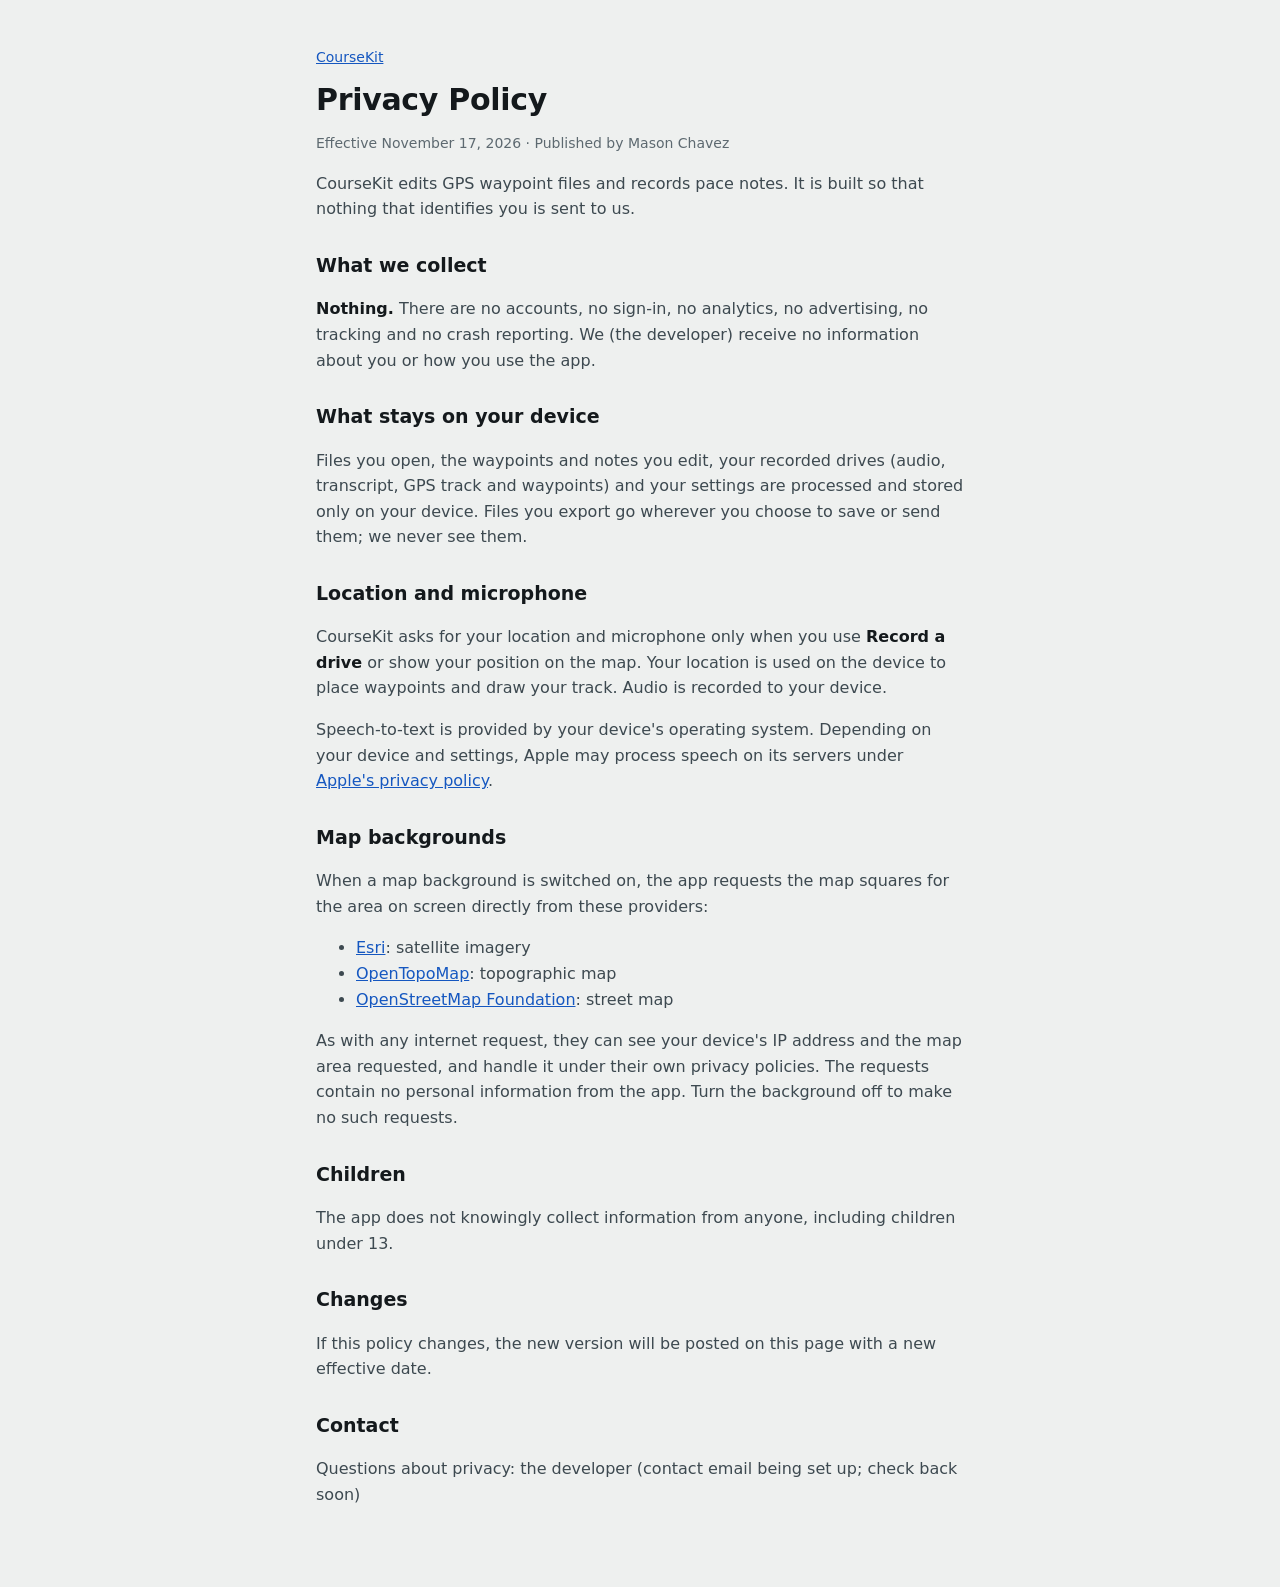
<file: privacy.html>
<!doctype html>
<html lang="en">
<head>
<meta charset="utf-8">
<meta name="viewport" content="width=device-width, initial-scale=1">
<title>CourseKit: Privacy Policy</title>
<link rel="stylesheet" href="site.css">
</head>
<body>
<main>
<p class="crumb"><a href="./">CourseKit</a></p>
<h1>Privacy Policy</h1>
<p class="muted">Effective November 17, 2026 · Published by Mason Chavez</p>

<p>CourseKit edits GPS waypoint files and records pace notes. It is built so that nothing that identifies you is sent to us.</p>

<h2>What we collect</h2>
<p><b>Nothing.</b> There are no accounts, no sign-in, no analytics, no advertising, no tracking and no crash reporting. We (the developer) receive no information about you or how you use the app.</p>

<h2>What stays on your device</h2>
<p>Files you open, the waypoints and notes you edit, your recorded drives (audio, transcript, GPS track and waypoints) and your settings are processed and stored only on your device. Files you export go wherever you choose to save or send them; we never see them.</p>

<h2>Location and microphone</h2>
<p>CourseKit asks for your location and microphone only when you use <b>Record a drive</b> or show your position on the map. Your location is used on the device to place waypoints and draw your track. Audio is recorded to your device.</p>
<p>Speech-to-text is provided by your device's operating system. Depending on your device and settings, Apple may process speech on its servers under <a href="https://www.apple.com/legal/privacy/">Apple's privacy policy</a>.</p>

<h2>Map backgrounds</h2>
<p>When a map background is switched on, the app requests the map squares for the area on screen directly from these providers:</p>
<ul>
  <li><a href="https://www.esri.com/en-us/privacy/overview">Esri</a>: satellite imagery</li>
  <li><a href="https://opentopomap.org/about">OpenTopoMap</a>: topographic map</li>
  <li><a href="https://osmfoundation.org/wiki/Privacy_Policy">OpenStreetMap Foundation</a>: street map</li>
</ul>
<p>As with any internet request, they can see your device's IP address and the map area requested, and handle it under their own privacy policies. The requests contain no personal information from the app. Turn the background off to make no such requests.</p>

<h2>Children</h2>
<p>The app does not knowingly collect information from anyone, including children under 13.</p>

<h2>Changes</h2>
<p>If this policy changes, the new version will be posted on this page with a new effective date.</p>

<h2>Contact</h2>
<p>Questions about privacy: the developer (contact email being set up; check back soon)</p>
</main>
</body>
</html>
</file>
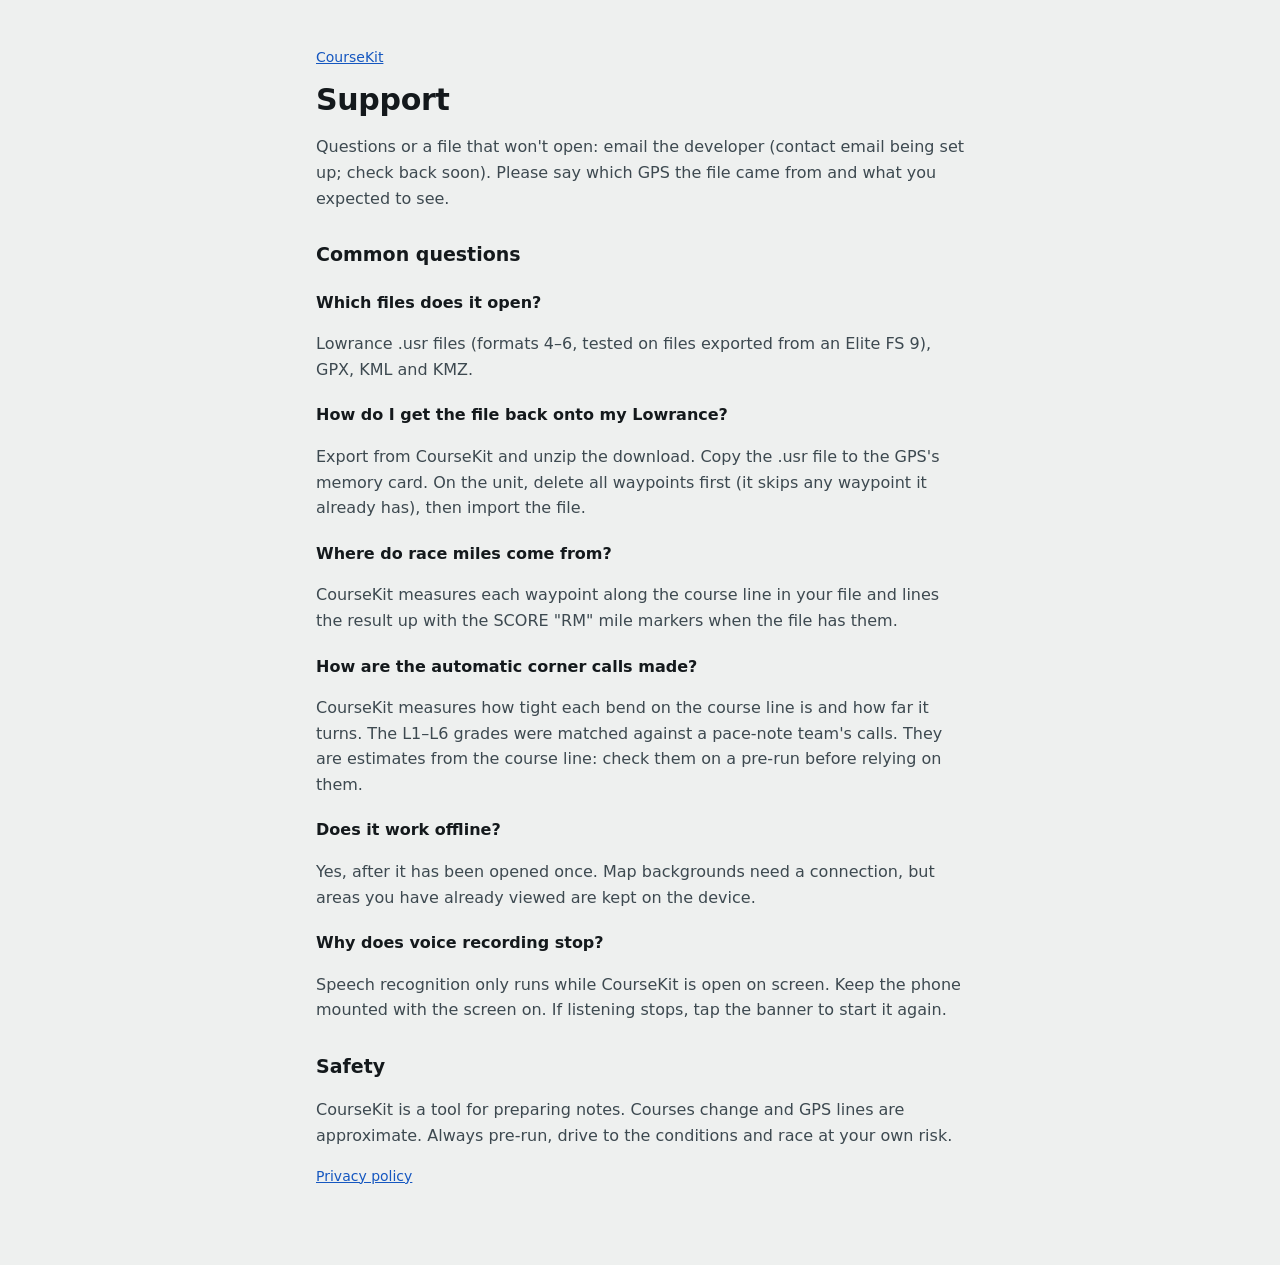
<file: support.html>
<!doctype html>
<html lang="en">
<head>
<meta charset="utf-8">
<meta name="viewport" content="width=device-width, initial-scale=1">
<title>CourseKit: Support</title>
<link rel="stylesheet" href="site.css">
</head>
<body>
<main>
<p class="crumb"><a href="./">CourseKit</a></p>
<h1>Support</h1>
<p>Questions or a file that won't open: email the developer (contact email being set up; check back soon). Please say which GPS the file came from and what you expected to see.</p>

<h2>Common questions</h2>
<h3>Which files does it open?</h3>
<p>Lowrance .usr files (formats 4–6, tested on files exported from an Elite FS 9), GPX, KML and KMZ.</p>

<h3>How do I get the file back onto my Lowrance?</h3>
<p>Export from CourseKit and unzip the download. Copy the .usr file to the GPS's memory card. On the unit, delete all waypoints first (it skips any waypoint it already has), then import the file.</p>

<h3>Where do race miles come from?</h3>
<p>CourseKit measures each waypoint along the course line in your file and lines the result up with the SCORE "RM" mile markers when the file has them.</p>

<h3>How are the automatic corner calls made?</h3>
<p>CourseKit measures how tight each bend on the course line is and how far it turns. The L1–L6 grades were matched against a pace-note team's calls. They are estimates from the course line: check them on a pre-run before relying on them.</p>

<h3>Does it work offline?</h3>
<p>Yes, after it has been opened once. Map backgrounds need a connection, but areas you have already viewed are kept on the device.</p>

<h3>Why does voice recording stop?</h3>
<p>Speech recognition only runs while CourseKit is open on screen. Keep the phone mounted with the screen on. If listening stops, tap the banner to start it again.</p>

<h2>Safety</h2>
<p>CourseKit is a tool for preparing notes. Courses change and GPS lines are approximate. Always pre-run, drive to the conditions and race at your own risk.</p>

<p class="muted"><a href="privacy.html">Privacy policy</a></p>
</main>
</body>
</html>
</file>
<file: site.css>
:root { color-scheme: light; --bg: #eef0ef; --surface: #ffffff; --ink: #14191c; --ink-2: #3d4950; --muted: #5d6970; --line: #d3d8da; --brand: #1557c0; --accent: #1557c0; --hi: #d9500a; }
@media (prefers-color-scheme: dark) { :root { color-scheme: dark; --bg: #0f1315; --surface: #181d20; --ink: #e9edef; --ink-2: #b9c3c9; --muted: #93a0a8; --line: #2d363b; --brand: #5b9bff; --accent: #5b9bff; --hi: #ff8a1f; } }
* { box-sizing: border-box; }
body { margin: 0; background: var(--bg); color: var(--ink); font: 16px/1.6 system-ui, -apple-system, "Segoe UI", Roboto, sans-serif; -webkit-text-size-adjust: 100%; }
main { max-width: 680px; margin: 0 auto; padding: 32px 16px 64px; }
h1 { font-size: 30px; line-height: 1.2; margin: 8px 0 6px; letter-spacing: -.01em; }
h2 { font-size: 19px; margin: 28px 0 6px; }
h3 { font-size: 16px; margin: 20px 0 4px; }
p, li { color: var(--ink-2); }
b { color: var(--ink); }
a { color: var(--accent); }
.muted, .crumb { color: var(--muted); font-size: 14px; }
.lead { font-size: 18px; color: var(--ink); }
.links { padding-left: 18px; }
.appicon { display: block; border-radius: 22px; margin: 0 0 14px; box-shadow: 0 4px 14px rgba(0,0,0,.25); }
.cta { display: inline-block; background: var(--brand); color: #fff; text-decoration: none; font-weight: 650; padding: 11px 18px; border-radius: 10px; margin: 6px 0 4px; }
.steps { background: var(--surface); border: 1px solid var(--line); border-radius: 12px; padding: 12px 16px 12px 36px; }
</file>
